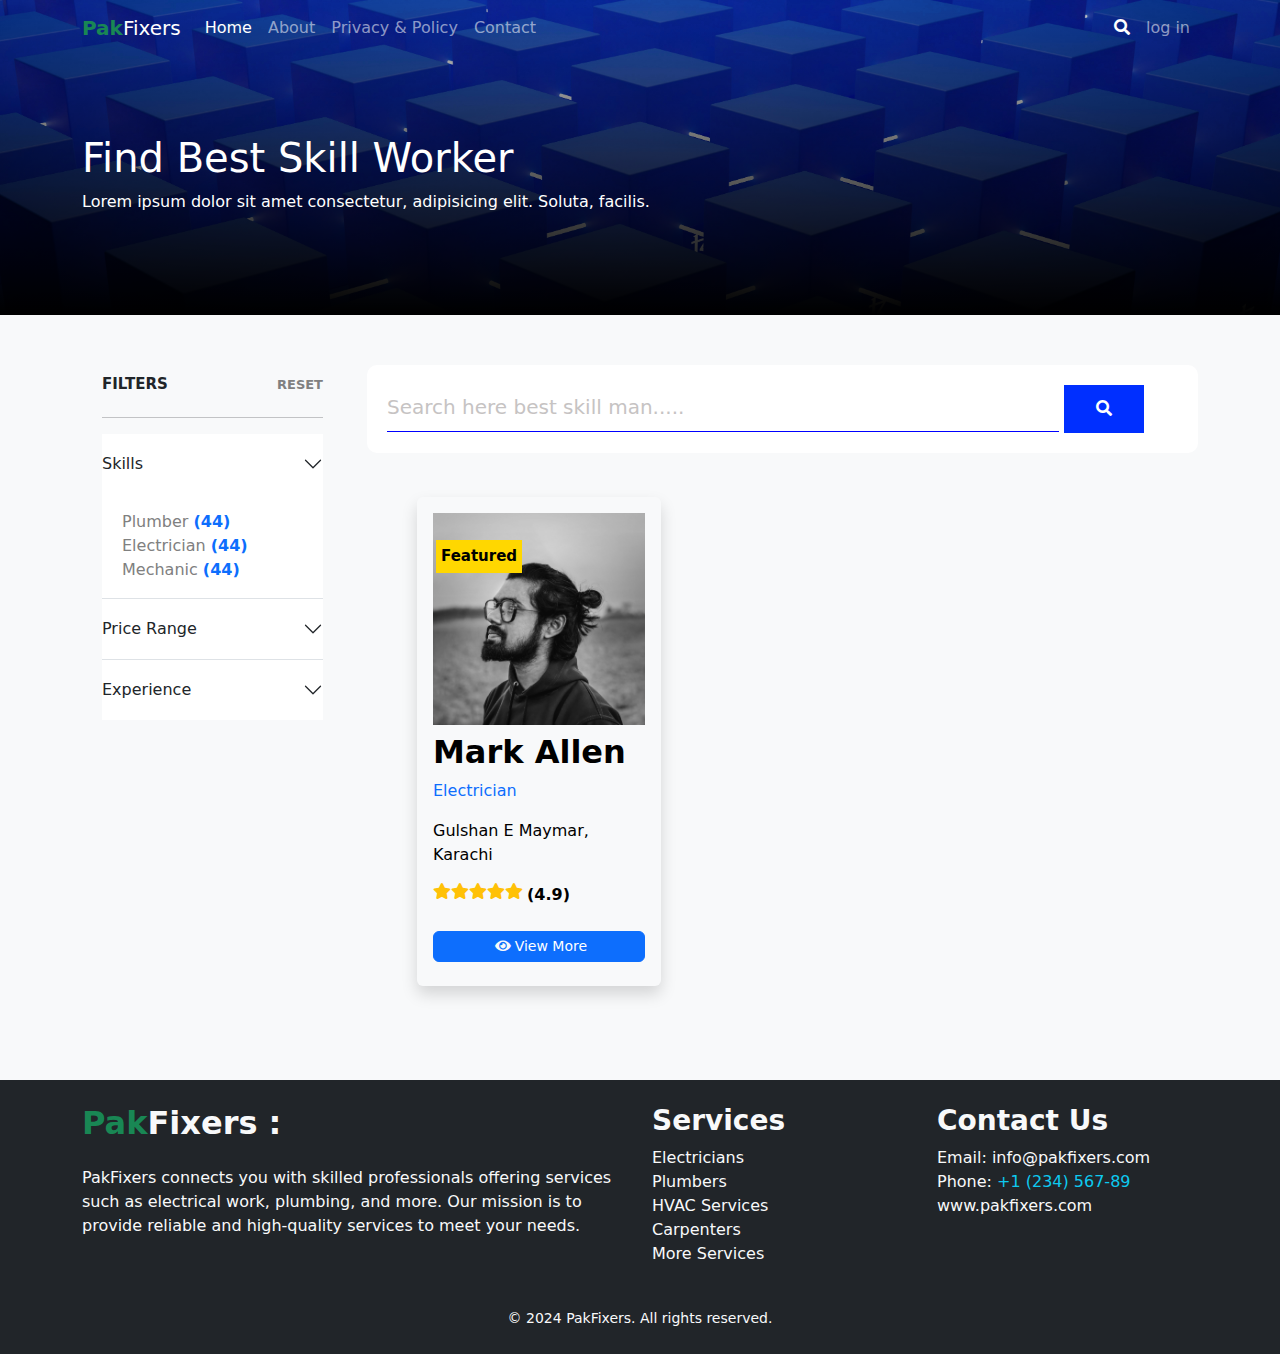
<file: index.html>
<!DOCTYPE html>
<html lang="en">

<head>
    <meta charset="UTF-8">
    <meta name="viewport" content="width=device-width, initial-scale=1.0">
    <title>PakFixers</title>
    <!-- ------------- Bootstrap Css Link ----------------- -->
    <link rel="stylesheet" href="./assets/bootstrap/bootstrap.min.css">
    <!-- ------------------ icon cdn -------------- -->
    <link rel="stylesheet" href="https://cdnjs.cloudflare.com/ajax/libs/font-awesome/5.15.4/css/all.min.css"
        integrity="sha512-1ycn6IcaQQ40/MKBW2W4Rhis/DbILU74C1vSrLJxCq57o941Ym01SwNsOMqvEBFlcgUa6xLiPY/NS5R+E6ztJQ=="
        crossorigin="anonymous" referrerpolicy="no-referrer" />
    <!-- ------------------------ My Css ---------------------- -->
    <link rel="stylesheet" href="./assets/css/style.css">
</head>

<body class="bg-light">
    <!-- =============================== Header Section ============================ -->
    <header class="headerpart">
        <!-- Navbar -->
        <nav class="navbar navbar-expand-lg  navbar-dark">
            <div class="container">
                <a class="navbar-brand" href="#"><span class="text-success fw-bold">Pak</span>Fixers</a>
                <button class="navbar-toggler" type="button" data-bs-toggle="collapse"
                    data-bs-target="#navbarSupportedContent" aria-controls="navbarSupportedContent"
                    aria-expanded="false" aria-label="Toggle navigation">
                    <span class="navbar-toggler-icon"></span>
                </button>
                <div class="collapse navbar-collapse" id="navbarSupportedContent">
                    <ul class="navbar-nav me-auto mb-2 mb-lg-0">
                        <li class="nav-item">
                            <a class="nav-link active" aria-current="page" href="./index.html">Home</a>
                        </li>
                        <li class="nav-item">
                            <a class="nav-link" href="./about.html">About</a>
                        </li>
                        <li class="nav-item">
                            <a class="nav-link" href="./privacy&policy.html">Privacy & Policy</a>
                        </li>
                        <li class="nav-item">
                            <a class="nav-link" href="./contact.html">Contact</a>
                        </li>

                    </ul>

                    <ul class="navbar-nav ms-auto mb-2 mb-lg-0">
                        <li class="nav-item">
                            <a class="nav-link active" aria-current="page" href="#"><i class="fas fa-search"></i></a>
                        </li>
                        <li class="nav-item">
                            <a class="nav-link" href="./admin/index.php">log in</a>
                        </li>

                    </ul>

                </div>
            </div>
        </nav>
        <!-- Navbar -->
        <!-- --- content -- -->
        <div class="head-content">
            <div class="container ">
                <h1 class="text-white">Find Best Skill Worker</h1>
                <p class="text-white">Lorem ipsum dolor sit amet consectetur, adipisicing elit. Soluta, facilis.</p>
            </div>
        </div>
        <!-- --- content -- -->
    </header>
    <!-- =============================== Header Section ============================ -->

    
   <!-- ================================== Skill Card Section ========================= -->
<section class="skillcardsection">
    <div class="container">
        <div class="row">
            <div class="col-12 col-md-3">
                <div class="filter_box">
                    <!-- ----- work ---- -->
                    <div class="filter_head">
                        <h5>FILTERS</h5>
                        <span>RESET</span>
                    </div>
                    <hr>
                    <!-- --accordian-- -->
                    <div class="accordion accordion-flush" id="accordionFlushExample">
                        <div class="accordion-item">
                            <h2 class="accordion-header">
                                <button class="accordion-button collapsed" type="button" data-bs-toggle="collapse" data-bs-target="#flush-collapseOne" aria-expanded="false" aria-controls="flush-collapseOne">
                                    Skills
                                </button>
                            </h2>
                            <div id="flush-collapseOne" class="accordion-collapse collapse show" data-bs-parent="#accordionFlushExample">
                                <div class="accordion-body skilllist">
                                    <a href="">Plumber <b><span class="text-primary">(44)</span></b></a>
                                    <a href="">Electrician <b><span class="text-primary">(44)</span></b></a>
                                    <a href="">Mechanic <b><span class="text-primary">(44)</span></b></a>
                                </div>
                            </div>
                        </div>
                        <div class="accordion-item">
                            <h2 class="accordion-header">
                                <button class="accordion-button collapsed" type="button" data-bs-toggle="collapse" data-bs-target="#flush-collapseTwo" aria-expanded="false" aria-controls="flush-collapseTwo">
                                    Price Range
                                </button>
                            </h2>
                            <div id="flush-collapseTwo" class="accordion-collapse collapse" data-bs-parent="#accordionFlushExample">
                                <div class="accordion-body pricelist">
                                    <a href="">Lower To Higher</a>
                                    <a href="">Higher To Lower</a>
                                    <div class="mmbar my-3">
                                        <div class="row bg-light p-3 g-1">
                                            <span class="mb-2 text-secondary">Search By Price</span>
                                            <div class="col-4">
                                                <input type="text" class="pricebarinput" placeholder="Min">
                                            </div>
                                            <div class="col-4">
                                                <input type="text" class="pricebarinput" placeholder="Max">
                                            </div>
                                            <div class="col-4">
                                                <button class="pricebtn"><i class="fas fa-search-dollar"></i></button>
                                            </div>
                                        </div>
                                    </div>
                                </div>
                            </div>
                        </div>
                        <div class="accordion-item">
                            <h2 class="accordion-header">
                                <button class="accordion-button collapsed" type="button" data-bs-toggle="collapse" data-bs-target="#flush-collapseThree" aria-expanded="false" aria-controls="flush-collapseThree">
                                    Experience
                                </button>
                            </h2>
                            <div id="flush-collapseThree" class="accordion-collapse collapse" data-bs-parent="#accordionFlushExample">
                                <div class="accordion-body">
                                    <div class="exp-box">
                                        <div class="form-check">
                                            <input class="form-check-input" type="checkbox" value="" id="flexCheckDefault1">
                                            <label class="form-check-label" for="flexCheckDefault1">6 Months</label>
                                        </div>
                                        <div class="form-check">
                                            <input class="form-check-input" type="checkbox" value="" id="flexCheckDefault2">
                                            <label class="form-check-label" for="flexCheckDefault2">1 Year</label>
                                        </div>
                                        <div class="form-check">
                                            <input class="form-check-input" type="checkbox" value="" id="flexCheckDefault3">
                                            <label class="form-check-label" for="flexCheckDefault3">2 Years</label>
                                        </div>
                                        <div class="form-check">
                                            <input class="form-check-input" type="checkbox" value="" id="flexCheckDefault4">
                                            <label class="form-check-label" for="flexCheckDefault4">5 Years</label>
                                        </div>
                                    </div>
                                </div>
                            </div>
                        </div>
                    </div>
                    <!-- --accordian-- -->
                </div>
            </div>
            <div class="col-12 col-md-9">
                <!-- ----------- search bar ----------- -->
                <div class="searchbarbox">
                    <input type="text" placeholder="Search here best skill man.....">
                    <button><i class="fas fa-search"></i></button>
                </div>
                <!-- ----------- search bar ----------- -->
                <!-- ----------- Card ----------- -->
                <div class="skillcard1 g-1">
                    <div class="row mx-2 my-2 d-flex justify-content-between">
                        <!-- card -->
                         <a href="detailedcard.html">
                             
                             <div class="col-6 col-sm-4  col-xs-6">
                                 <div class="skillcard rounded bg-transparent shadow my-3 p-3">
                                     <div class="toprated"><span>Featured</span></div>
                                     <img src="./assets/images/pexels-sa-foysal-1893409-6409119.jpg" width="100%" alt="">
                                     <h2 class="fw-bold my-2">Mark Allen</h2>
                                     <p class="text-primary">Electrician</p>
                                     <p class="m--1">Gulshan E Maymar, Karachi</p>
                                     <div class="star d-flex g-3">
                                         <i class="fas fa-star text-warning"></i>
                                         <i class="fas fa-star text-warning"></i>
                                         <i class="fas fa-star text-warning"></i>
                                         <i class="fas fa-star text-warning"></i>
                                         <i class="fas fa-star text-warning"></i>
                                         <p class="fw-bold mx-1">(4.9)</p>
                                     </div>
                                     <button class="btn btn-primary col-12 my-2 rounded btn-sm"><span><i class="fas fa-eye text-light mx-1"></i></span>View More</button>
                                 </div>
                             </div>
                         </a>
                       
                    </div>
                </div>
                <!-- ----------- Card ----------- -->
            </div>
        </div>
    </div>

      <!-- footer -->
      <!-- footer -->
      <script src="./assets/bootstrap/bootstrap.bundle.js"></script>
      <script src="./assets/js/script.js"></script>
    </section>
    
    <footer class="bg-dark text-light py-4">
      <div class="container">
          <div class="row">
              <div class="col-md-6">
                <h2 class="fw-bold   "> <span class="text-success" >Pak</span>Fixers :</h5>
                  <p class="mt-4">
                      PakFixers connects you with skilled professionals offering services such as electrical work, plumbing, and more. Our mission is to provide reliable and high-quality services to meet your needs.
                  </p>
              </div>
              <div class="col-md-3">
                  <h3 class="fw-bold">Services</h5>
                  <ul class="list-unstyled">
                      <li><a href="#" class="text-light">Electricians</a></li>
                      <li><a href="#" class="text-light">Plumbers</a></li>
                      <li><a href="#" class="text-light">HVAC Services</a></li>
                      <li><a href="#" class="text-light">Carpenters</a></li>
                      <li><a href="#" class="text-light">More Services</a></li>
                    </ul>
                  </div>
                  <div class="col-md-3">
                  <h3 class="fw-bold">Contact Us</h3>
                  <p>
                      Email: <a href="mailto:info@pakfixers.com" class="text-light">info@pakfixers.com</a><br>
                      Phone: <a href="tel:+123456789" class="text-light"><span class="text-info">+1 (234) 567-89</span></a><br>
                      <a href="https://www.pakfixers.com" class="text-light">www.pakfixers.com</a>
                  </p>
                </div>
          </div>
          <div class="text-center mt-4">
              <small>&copy; 2024 PakFixers. All rights reserved.</small>
          </div>
      </div>
  </footer>
</file>
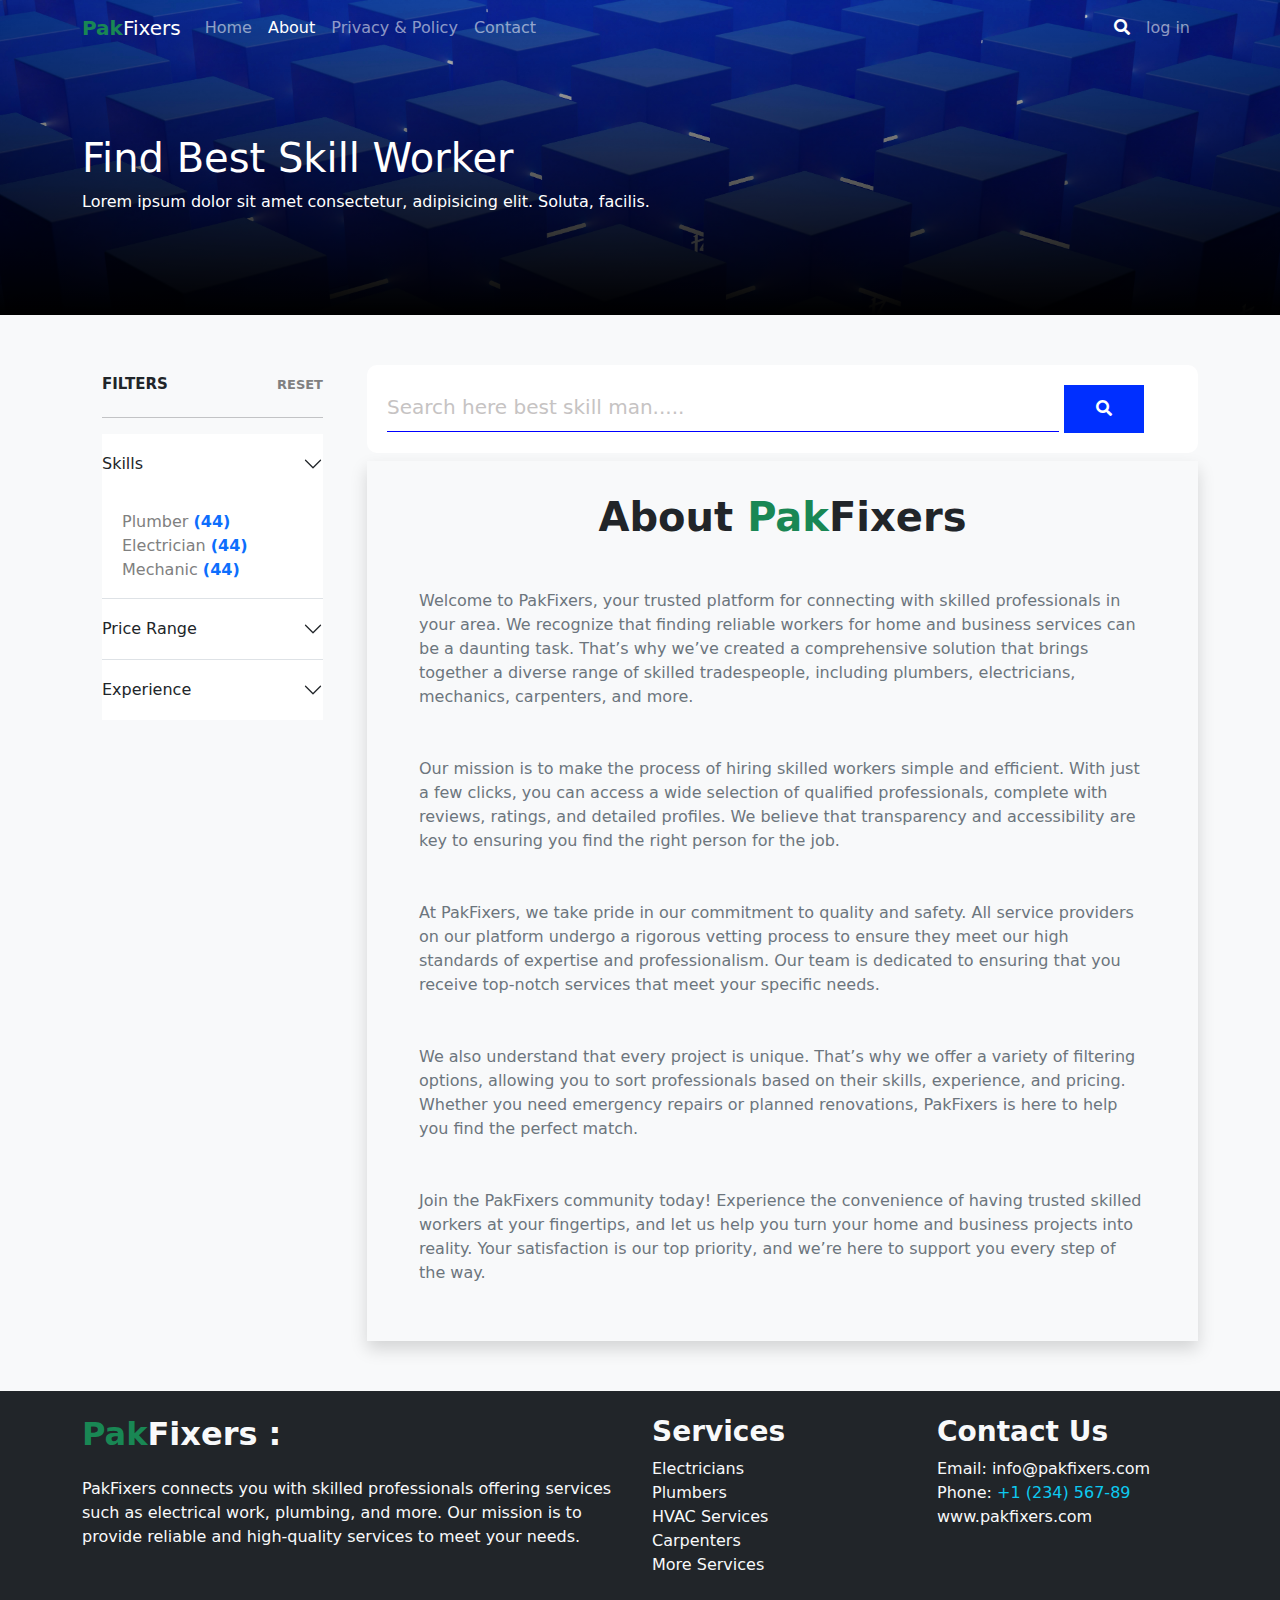
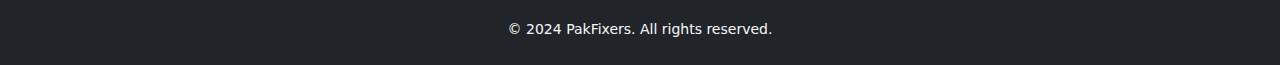
<file: about.html>
<!DOCTYPE html>
<html lang="en">

<head>
    <meta charset="UTF-8">
    <meta name="viewport" content="width=device-width, initial-scale=1.0">
    <title>PakFixers</title>
    <!-- ------------- Bootstrap Css Link ----------------- -->
    <link rel="stylesheet" href="./assets/bootstrap/bootstrap.min.css">
    <!-- ------------------ icon cdn -------------- -->
    <link rel="stylesheet" href="https://cdnjs.cloudflare.com/ajax/libs/font-awesome/5.15.4/css/all.min.css"
        integrity="sha512-1ycn6IcaQQ40/MKBW2W4Rhis/DbILU74C1vSrLJxCq57o941Ym01SwNsOMqvEBFlcgUa6xLiPY/NS5R+E6ztJQ=="
        crossorigin="anonymous" referrerpolicy="no-referrer" />
    <!-- ------------------------ My Css ---------------------- -->
    <link rel="stylesheet" href="./assets/css/style.css">
</head>

<body class="bg-light">
    <!-- =============================== Header Section ============================ -->
    <header class="headerpart">
        <!-- Navbar -->
        <nav class="navbar navbar-expand-lg  navbar-dark">
            <div class="container">
                <a class="navbar-brand" href="#"><span class="text-success fw-bold">Pak</span>Fixers</a>
                <button class="navbar-toggler" type="button" data-bs-toggle="collapse"
                    data-bs-target="#navbarSupportedContent" aria-controls="navbarSupportedContent"
                    aria-expanded="false" aria-label="Toggle navigation">
                    <span class="navbar-toggler-icon"></span>
                </button>
                <div class="collapse navbar-collapse" id="navbarSupportedContent">
                    <ul class="navbar-nav me-auto mb-2 mb-lg-0">
                        <li class="nav-item">
                            <a class="nav-link " aria-current="page" href="./index.html">Home</a>
                        </li>
                        <li class="nav-item">
                            <a class="nav-link active" href="./about.html">About</a>
                        </li>
                        <li class="nav-item">
                            <a class="nav-link" href="./privacy&policy.html">Privacy & Policy</a>
                        </li>
                        <li class="nav-item">
                            <a class="nav-link" href="./contact.html">Contact</a>
                        </li>

                    </ul>

                    <ul class="navbar-nav ms-auto mb-2 mb-lg-0">
                        <li class="nav-item">
                            <a class="nav-link active" aria-current="page" href="#"><i class="fas fa-search"></i></a>
                        </li>
                        <li class="nav-item">
                            <a class="nav-link" href="./admin/index.html">log in</a>
                        </li>

                    </ul>

                </div>
            </div>
        </nav>
        <!-- Navbar -->
        <!-- --- content -- -->
        <div class="head-content">
            <div class="container ">
                <h1 class="text-white">Find Best Skill Worker</h1>
                <p class="text-white">Lorem ipsum dolor sit amet consectetur, adipisicing elit. Soluta, facilis.</p>
            </div>
        </div>
        <!-- --- content -- -->
    </header>
    <!-- =============================== Header Section ============================ -->


    <!-- ================================== Skill Card Section ========================= -->
    <section class="skillcardsection">
        <div class="container">
            <div class="row">
                <div class="col-12 col-md-3">
                    <div class="filter_box">
                        <!-- ----- work ---- -->
                        <div class="filter_head">
                            <h5>FILTERS</h5>
                            <span>RESET</span>
                        </div>
                        <hr>
                        <!-- --accordian-- -->
                        <div class="accordion accordion-flush" id="accordionFlushExample">
                            <div class="accordion-item">
                                <h2 class="accordion-header">
                                    <button class="accordion-button collapsed" type="button" data-bs-toggle="collapse"
                                        data-bs-target="#flush-collapseOne" aria-expanded="false"
                                        aria-controls="flush-collapseOne">
                                        Skills
                                    </button>
                                </h2>
                                <div id="flush-collapseOne" class="accordion-collapse collapse show"
                                    data-bs-parent="#accordionFlushExample">
                                    <div class="accordion-body skilllist">
                                        <a href="">Plumber <b><span class="text-primary">(44)</span></b></a>
                                        <a href="">Electrician <b><span class="text-primary">(44)</span></b></a>
                                        <a href="">Mechanic <b><span class="text-primary">(44)</span></b></a>
                                    </div>
                                </div>
                            </div>
                            <div class="accordion-item">
                                <h2 class="accordion-header">
                                    <button class="accordion-button collapsed" type="button" data-bs-toggle="collapse"
                                        data-bs-target="#flush-collapseTwo" aria-expanded="false"
                                        aria-controls="flush-collapseTwo">
                                        Price Range
                                    </button>
                                </h2>
                                <div id="flush-collapseTwo" class="accordion-collapse collapse"
                                    data-bs-parent="#accordionFlushExample">
                                    <div class="accordion-body pricelist">
                                        <a href="">Lower To Higher</a>
                                        <a href="">Higher To Lower</a>
                                        <div class="mmbar my-3">
                                            <div class="row bg-light p-3 g-1">
                                                <span class="mb-2 text-secondary">Search By Price</span>
                                                <div class="col-4">
                                                    <input type="text" class="pricebarinput" placeholder="Min">
                                                </div>
                                                <div class="col-4">
                                                    <input type="text" class="pricebarinput" placeholder="Max">
                                                </div>
                                                <div class="col-4">
                                                    <button class="pricebtn"><i
                                                            class="fas fa-search-dollar"></i></button>
                                                </div>
                                            </div>
                                        </div>
                                    </div>
                                </div>
                            </div>
                            <div class="accordion-item">
                                <h2 class="accordion-header">
                                    <button class="accordion-button collapsed" type="button" data-bs-toggle="collapse"
                                        data-bs-target="#flush-collapseThree" aria-expanded="false"
                                        aria-controls="flush-collapseThree">
                                        Experience
                                    </button>
                                </h2>
                                <div id="flush-collapseThree" class="accordion-collapse collapse"
                                    data-bs-parent="#accordionFlushExample">
                                    <div class="accordion-body">
                                        <div class="exp-box">
                                            <div class="form-check">
                                                <input class="form-check-input" type="checkbox" value=""
                                                    id="flexCheckDefault1">
                                                <label class="form-check-label" for="flexCheckDefault1">6 Months</label>
                                            </div>
                                            <div class="form-check">
                                                <input class="form-check-input" type="checkbox" value=""
                                                    id="flexCheckDefault2">
                                                <label class="form-check-label" for="flexCheckDefault2">1 Year</label>
                                            </div>
                                            <div class="form-check">
                                                <input class="form-check-input" type="checkbox" value=""
                                                    id="flexCheckDefault3">
                                                <label class="form-check-label" for="flexCheckDefault3">2 Years</label>
                                            </div>
                                            <div class="form-check">
                                                <input class="form-check-input" type="checkbox" value=""
                                                    id="flexCheckDefault4">
                                                <label class="form-check-label" for="flexCheckDefault4">5 Years</label>
                                            </div>
                                        </div>
                                    </div>
                                </div>
                            </div>
                        </div>
                        <!-- --accordian-- -->
                    </div>
                </div>
                <div class="col-12 col-md-9">
                    <!-- ----------- search bar ----------- -->
                    <div class="searchbarbox">
                        <input type="text" placeholder="Search here best skill man.....">
                        <button><i class="fas fa-search"></i></button>
                    </div>
                    <!-- ----------- search bar ----------- -->
                    <!-- =============================== About Us Section ============================ -->
                    <section class="aboutussection shadow p-4 mt-2">
                        <div class="container ">
                            <h1 class="text-center fw-bold py-2 ">About <span class="text-success">Pak</span>Fixers</h2>
                            <p class="mt-4 p-3 text-justify text-secondary ">
                                Welcome to PakFixers, your trusted platform for connecting with skilled professionals in
                                your area. We recognize that finding reliable workers for home and business services can
                                be a daunting task. That’s why we’ve created a comprehensive solution that brings
                                together a diverse range of skilled tradespeople, including plumbers, electricians,
                                mechanics, carpenters, and more.
                            </p>
                            <p class="text-justify p-3 text-secondary">
                                Our mission is to make the process of hiring skilled workers simple and efficient. With
                                just a few clicks, you can access a wide selection of qualified professionals, complete
                                with reviews, ratings, and detailed profiles. We believe that transparency and
                                accessibility are key to ensuring you find the right person for the job.
                            </p>
                            <p class="text-justify p-3 text-secondary">
                                At PakFixers, we take pride in our commitment to quality and safety. All service
                                providers on our platform undergo a rigorous vetting process to ensure they meet our
                                high standards of expertise and professionalism. Our team is dedicated to ensuring that
                                you receive top-notch services that meet your specific needs.
                            </p>
                            <p class="text-justify p-3 text-secondary">
                                We also understand that every project is unique. That’s why we offer a variety of
                                filtering options, allowing you to sort professionals based on their skills, experience,
                                and pricing. Whether you need emergency repairs or planned renovations, PakFixers is
                                here to help you find the perfect match.
                            </p>
                            <p class="text-justify p-3 text-secondary">
                                Join the PakFixers community today! Experience the convenience of having trusted skilled
                                workers at your fingertips, and let us help you turn your home and business projects
                                into reality. Your satisfaction is our top priority, and we’re here to support you every
                                step of the way.
                            </p>
                        </div>
                    </section>
                    <!-- =============================== About Us Section ============================ -->


                </div>
            </div>
        </div>

        <!-- footer -->
        <!-- footer -->
        <script src="./assets/bootstrap/bootstrap.bundle.js"></script>
        <script src="./assets/js/script.js"></script>
    </section>

    <footer class="bg-dark text-light py-4">
        <div class="container">
            <div class="row">
                <div class="col-md-6">
                    <h2 class="fw-bold   "> <span class="text-success">Pak</span>Fixers :</h5>
                        <p class="mt-4">
                            PakFixers connects you with skilled professionals offering services such as electrical work,
                            plumbing, and more. Our mission is to provide reliable and high-quality services to meet
                            your needs.
                        </p>
                </div>
                <div class="col-md-3">
                    <h3 class="fw-bold">Services</h5>
                        <ul class="list-unstyled">
                            <li><a href="#" class="text-light">Electricians</a></li>
                            <li><a href="#" class="text-light">Plumbers</a></li>
                            <li><a href="#" class="text-light">HVAC Services</a></li>
                            <li><a href="#" class="text-light">Carpenters</a></li>
                            <li><a href="#" class="text-light">More Services</a></li>
                        </ul>
                </div>
                <div class="col-md-3">
                    <h3 class="fw-bold">Contact Us</h3>
                    <p>
                        Email: <a href="mailto:info@pakfixers.com" class="text-light">info@pakfixers.com</a><br>
                        Phone: <a href="tel:+123456789" class="text-light"><span class="text-info">+1 (234)
                                567-89</span></a><br>
                        <a href="https://www.pakfixers.com" class="text-light">www.pakfixers.com</a>
                    </p>
                </div>
            </div>
            <div class="text-center mt-4">
                <small>&copy; 2024 PakFixers. All rights reserved.</small>
            </div>
        </div>
    </footer>
</file>
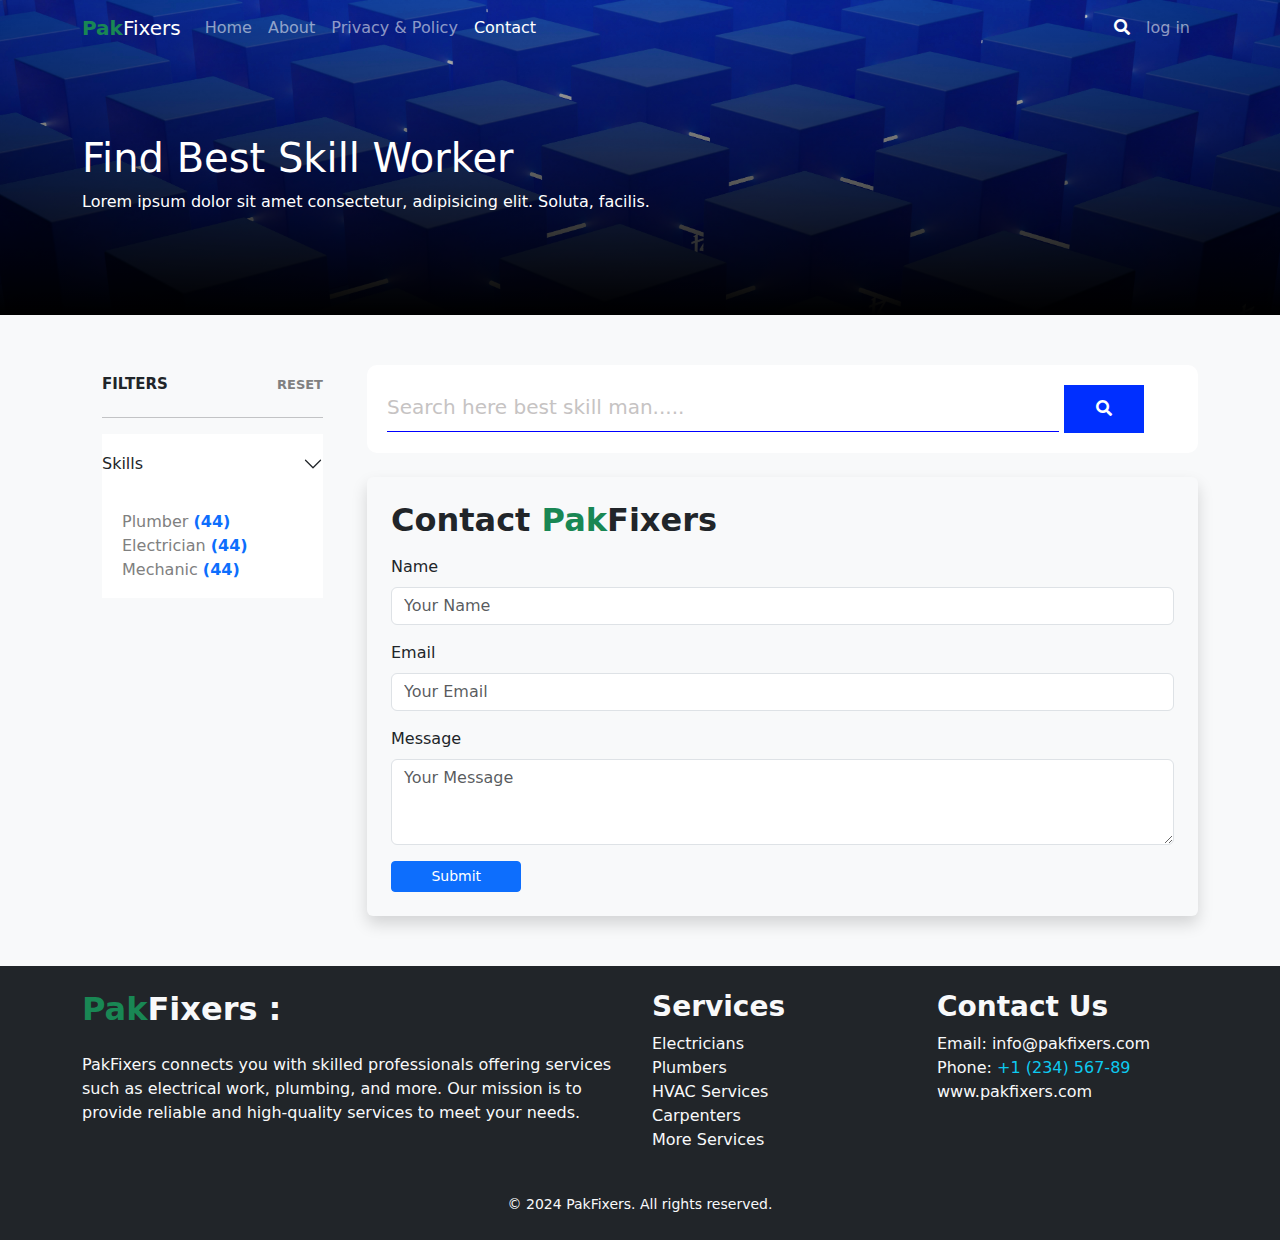
<file: contact.html>
<!DOCTYPE html>
<html lang="en">

<head>
    <meta charset="UTF-8">
    <meta name="viewport" content="width=device-width, initial-scale=1.0">
    <title>PakFixers</title>
    <!-- ------------- Bootstrap Css Link ----------------- -->
    <link rel="stylesheet" href="./assets/bootstrap/bootstrap.min.css">
    <!-- ------------------ icon cdn -------------- -->
    <link rel="stylesheet" href="https://cdnjs.cloudflare.com/ajax/libs/font-awesome/5.15.4/css/all.min.css"
        integrity="sha512-1ycn6IcaQQ40/MKBW2W4Rhis/DbILU74C1vSrLJxCq57o941Ym01SwNsOMqvEBFlcgUa6xLiPY/NS5R+E6ztJQ=="
        crossorigin="anonymous" referrerpolicy="no-referrer" />
    <!-- ------------------------ My Css ---------------------- -->
    <link rel="stylesheet" href="./assets/css/style.css">
</head>

<body class="bg-light">
    <!-- =============================== Header Section ============================ -->
    <header class="headerpart">
        <!-- Navbar -->
        <nav class="navbar navbar-expand-lg  navbar-dark">
            <div class="container">
                <a class="navbar-brand" href="#"><span class="text-success fw-bold">Pak</span>Fixers</a>
                <button class="navbar-toggler" type="button" data-bs-toggle="collapse"
                    data-bs-target="#navbarSupportedContent" aria-controls="navbarSupportedContent"
                    aria-expanded="false" aria-label="Toggle navigation">
                    <span class="navbar-toggler-icon"></span>
                </button>
                <div class="collapse navbar-collapse" id="navbarSupportedContent">
                    <ul class="navbar-nav me-auto mb-2 mb-lg-0">
                        <li class="nav-item">
                            <a class="nav-link " aria-current="page" href="./index.html">Home</a>
                        </li>
                        <li class="nav-item">
                            <a class="nav-link" href="./about.html">About</a>
                        </li>
                        <li class="nav-item">
                            <a class="nav-link" href="./privacy&policy.html">Privacy & Policy</a>
                        </li>
                        <li class="nav-item">
                            <a class="nav-link active" href="./contact.html">Contact</a>
                        </li>

                    </ul>

                    <ul class="navbar-nav ms-auto mb-2 mb-lg-0">
                        <li class="nav-item">
                            <a class="nav-link active" aria-current="page" href="#"><i class="fas fa-search"></i></a>
                        </li>
                        <li class="nav-item">
                            <a class="nav-link" href="./admin/index.html">log in</a>
                        </li>

                    </ul>

                </div>
            </div>
        </nav>
        <!-- Navbar -->
        <!-- --- content -- -->
        <div class="head-content">
            <div class="container ">
                <h1 class="text-white">Find Best Skill Worker</h1>
                <p class="text-white">Lorem ipsum dolor sit amet consectetur, adipisicing elit. Soluta, facilis.</p>
            </div>
        </div>
        <!-- --- content -- -->
    </header>
    <!-- =============================== Header Section ============================ -->


    <!-- ================================== Skill Card Section ========================= -->
    <!-- ================================== Skill Card Section ========================= -->
    <section class="skillcardsection">
        <div class="container">
            <div class="row">
                <div class="col-12 col-md-3">
                    <div class="filter_box">
                        <!-- ----- work ---- -->
                        <div class="filter_head">
                            <h5>FILTERS</h5>
                            <span>RESET</span>
                        </div>
                        <hr>
                        <!-- --accordion-- -->
                        <div class="accordion accordion-flush" id="accordionFlushExample">
                            <div class="accordion-item">
                                <h2 class="accordion-header">
                                    <button class="accordion-button collapsed" type="button" data-bs-toggle="collapse"
                                        data-bs-target="#flush-collapseOne" aria-expanded="false"
                                        aria-controls="flush-collapseOne">
                                        Skills
                                    </button>
                                </h2>
                                <div id="flush-collapseOne" class="accordion-collapse collapse show"
                                    data-bs-parent="#accordionFlushExample">
                                    <div class="accordion-body skilllist">
                                        <a href="">Plumber <b><span class="text-primary">(44)</span></b></a>
                                        <a href="">Electrician <b><span class="text-primary">(44)</span></b></a>
                                        <a href="">Mechanic <b><span class="text-primary">(44)</span></b></a>
                                    </div>
                                </div>
                            </div>
                            <!-- Additional accordion items omitted for brevity -->
                        </div>
                    </div>
                </div>
                <div class="col-12 col-md-9">
                    <!-- ----------- search bar ----------- -->
                    <div class="searchbarbox mb-4">
                        <input type="text" placeholder="Search here best skill man.....">
                        <button><i class="fas fa-search"></i></button>
                    </div>
                    <!-- ----------- contact form ----------- -->
                    <div class="contact-form bg-light p-4 rounded shadow">
                        <h2 class="mb-3 fw-bold">Contact <span class="text-success">Pak</span>Fixers</h4>
                        <form>
                            <div class="mb-3 ">
                                <label for="name" class="form-label">Name</label>
                                <input type="text" class="form-control bg-white" id="name" placeholder="Your Name" required>
                            </div>
                            <div class="mb-3">
                                <label for="email" class="form-label">Email</label>
                                <input type="email" class="form-control bg-white"  id="email" placeholder="Your Email" required>
                            </div>
                            <div class="mb-3">
                                <label for="message" class="form-label">Message</label>
                                <textarea class="form-control" id="message" rows="3" placeholder="Your Message"
                                    required></textarea>
                            </div>
                            <button type="submit" class="btn btn-primary btn-sm col-2 ">Submit </button>
                        </form>
                    </div>
                    <!-- ----------- contact form ----------- -->
                   
                </div>
            </div>
        </div>
    </section>
    <!-- ================================== Skill Card Section ========================= -->


    <footer class="bg-dark text-light py-4">
        <div class="container">
            <div class="row">
                <div class="col-md-6">
                    <h2 class="fw-bold   "> <span class="text-success">Pak</span>Fixers :</h5>
                        <p class="mt-4">
                            PakFixers connects you with skilled professionals offering services such as electrical work,
                            plumbing, and more. Our mission is to provide reliable and high-quality services to meet
                            your needs.
                        </p>
                </div>
                <div class="col-md-3">
                    <h3 class="fw-bold">Services</h5>
                        <ul class="list-unstyled">
                            <li><a href="#" class="text-light">Electricians</a></li>
                            <li><a href="#" class="text-light">Plumbers</a></li>
                            <li><a href="#" class="text-light">HVAC Services</a></li>
                            <li><a href="#" class="text-light">Carpenters</a></li>
                            <li><a href="#" class="text-light">More Services</a></li>
                        </ul>
                </div>
                <div class="col-md-3">
                    <h3 class="fw-bold">Contact Us</h3>
                    <p>
                        Email: <a href="mailto:info@pakfixers.com" class="text-light">info@pakfixers.com</a><br>
                        Phone: <a href="tel:+123456789" class="text-light"><span class="text-info">+1 (234)
                                567-89</span></a><br>
                        <a href="https://www.pakfixers.com" class="text-light">www.pakfixers.com</a>
                    </p>
                </div>
            </div>
            <div class="text-center mt-4">
                <small>&copy; 2024 PakFixers. All rights reserved.</small>
            </div>
        </div>
    </footer>
</file>
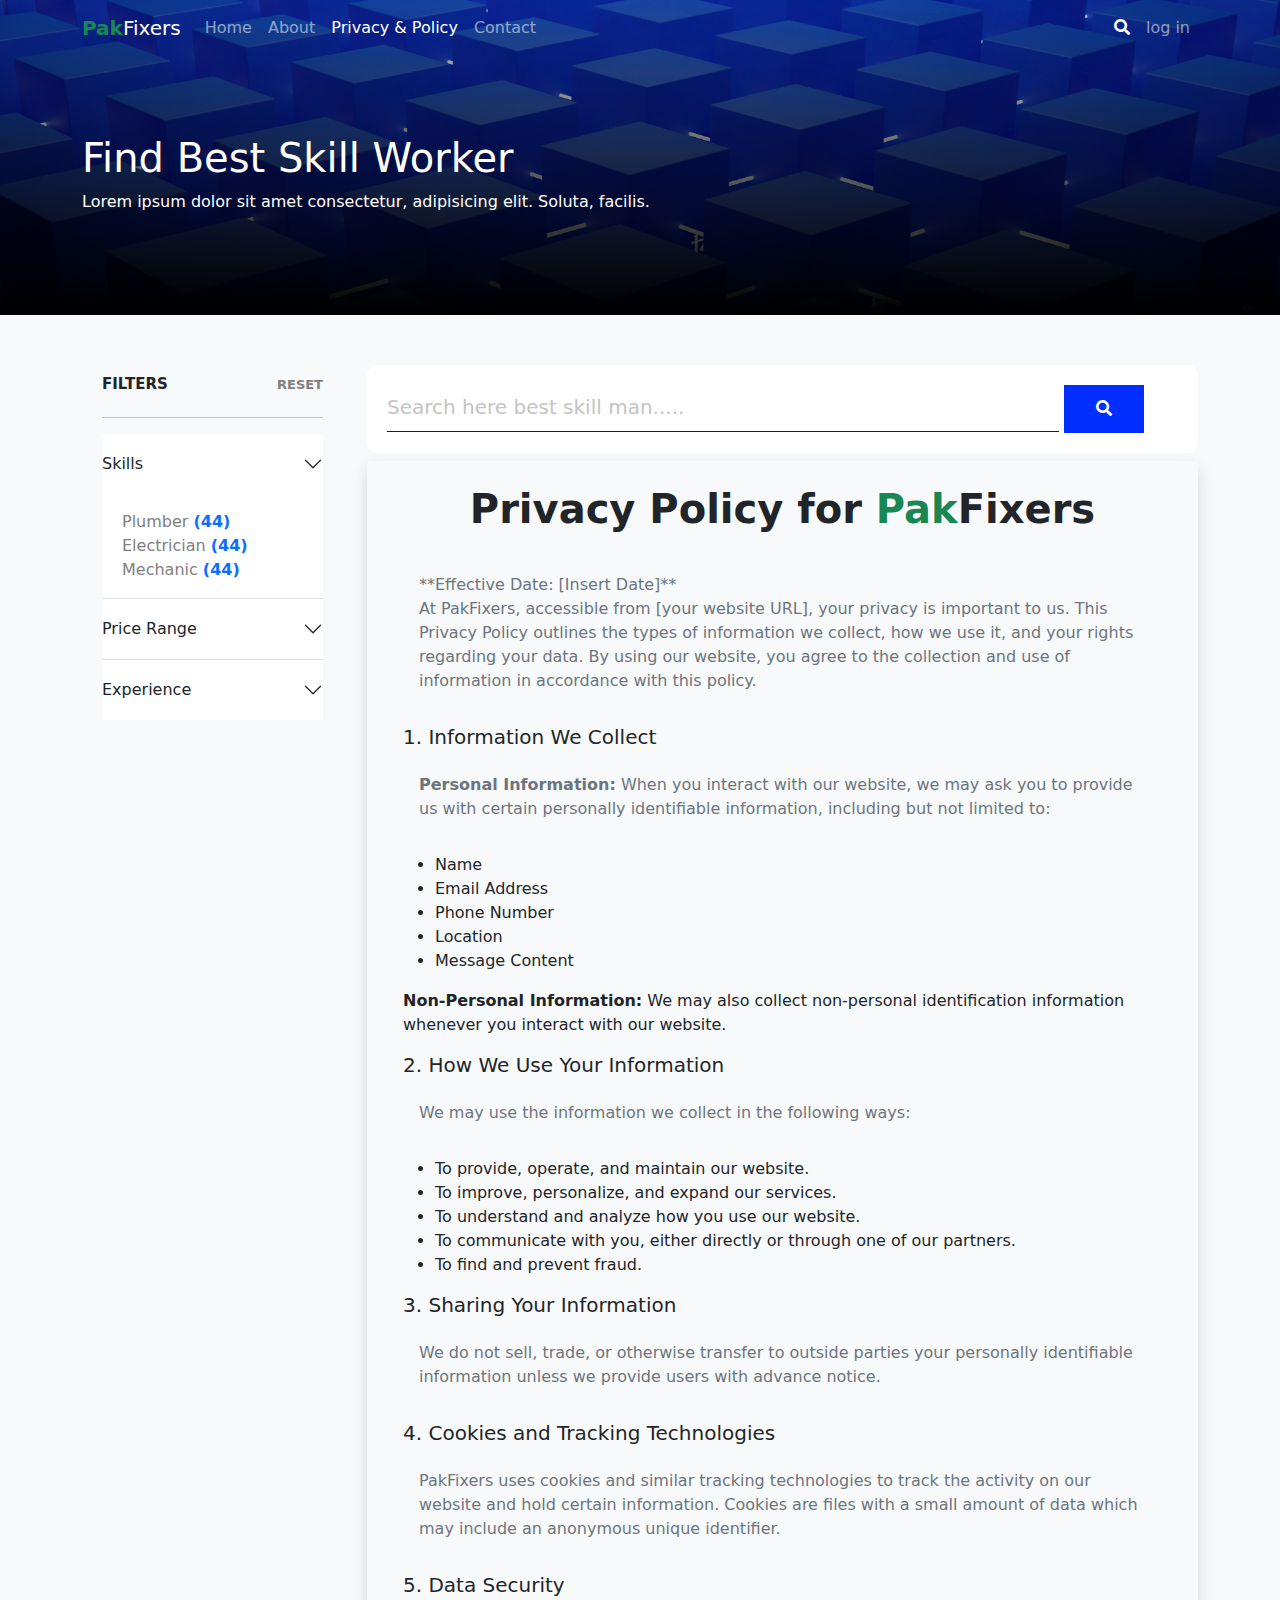
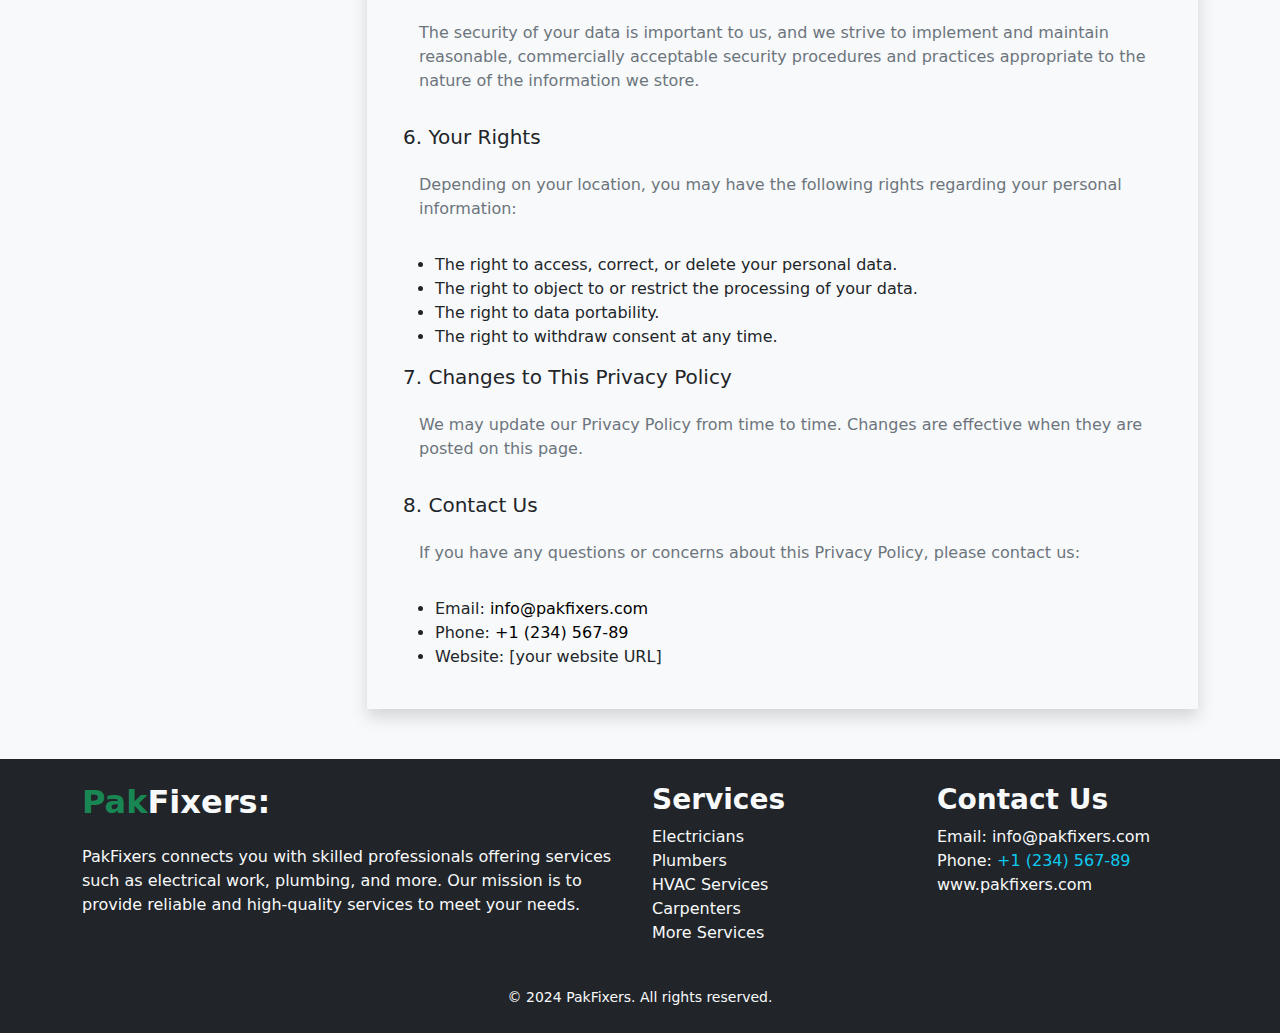
<file: privacy&policy.html>
<!DOCTYPE html>
<html lang="en">

<head>
    <meta charset="UTF-8">
    <meta name="viewport" content="width=device-width, initial-scale=1.0">
    <title>PakFixers</title>
    <!-- ------------- Bootstrap Css Link ----------------- -->
    <link rel="stylesheet" href="./assets/bootstrap/bootstrap.min.css">
    <!-- ------------------ icon cdn -------------- -->
    <link rel="stylesheet" href="https://cdnjs.cloudflare.com/ajax/libs/font-awesome/5.15.4/css/all.min.css"
        integrity="sha512-1ycn6IcaQQ40/MKBW2W4Rhis/DbILU74C1vSrLJxCq57o941Ym01SwNsOMqvEBFlcgUa6xLiPY/NS5R+E6ztJQ=="
        crossorigin="anonymous" referrerpolicy="no-referrer" />
    <!-- ------------------------ My Css ---------------------- -->
    <link rel="stylesheet" href="./assets/css/style.css">
</head>

<body class="bg-light">
    <!-- =============================== Header Section ============================ -->
    <header class="headerpart">
        <nav class="navbar navbar-expand-lg navbar-dark">
            <div class="container">
                <a class="navbar-brand" href="#"><span class="text-success fw-bold">Pak</span>Fixers</a>
                <button class="navbar-toggler" type="button" data-bs-toggle="collapse"
                    data-bs-target="#navbarSupportedContent" aria-controls="navbarSupportedContent"
                    aria-expanded="false" aria-label="Toggle navigation">
                    <span class="navbar-toggler-icon"></span>
                </button>
                <div class="collapse navbar-collapse" id="navbarSupportedContent">
                    <ul class="navbar-nav me-auto mb-2 mb-lg-0">
                        <li class="nav-item">
                            <a class="nav-link" aria-current="page" href="./index.html">Home</a>
                        </li>
                        <li class="nav-item">
                            <a class="nav-link " href="./about.html">About</a>
                        </li>
                        <li class="nav-item">
                            <a class="nav-link active" href="./privacy&policy.html">Privacy & Policy</a>
                        </li>
                        <li class="nav-item">
                            <a class="nav-link" href="./contact.html">Contact</a>
                        </li>
                    </ul>
                    <ul class="navbar-nav ms-auto mb-2 mb-lg-0">
                        <li class="nav-item">
                            <a class="nav-link active" aria-current="page" href="#"><i class="fas fa-search"></i></a>
                        </li>
                        <li class="nav-item">
                            <a class="nav-link" href="./admin/index.html">log in</a>
                        </li>
                    </ul>
                </div>
            </div>
        </nav>
        <div class="head-content">
            <div class="container">
                <h1 class="text-white">Find Best Skill Worker</h1>
                <p class="text-white">Lorem ipsum dolor sit amet consectetur, adipisicing elit. Soluta, facilis.</p>
            </div>
        </div>
    </header>
    <!-- =============================== Header Section ============================ -->

    <!-- ================================== Skill Card Section ========================= -->
    <section class="skillcardsection">
        <div class="container">
            <div class="row">
                <div class="col-12 col-md-3">
                    <div class="filter_box">
                        <div class="filter_head">
                            <h5>FILTERS</h5>
                            <span>RESET</span>
                        </div>
                        <hr>
                        <div class="accordion accordion-flush" id="accordionFlushExample">
                            <div class="accordion-item">
                                <h2 class="accordion-header">
                                    <button class="accordion-button collapsed" type="button" data-bs-toggle="collapse"
                                        data-bs-target="#flush-collapseOne" aria-expanded="false"
                                        aria-controls="flush-collapseOne">
                                        Skills
                                    </button>
                                </h2>
                                <div id="flush-collapseOne" class="accordion-collapse collapse show"
                                    data-bs-parent="#accordionFlushExample">
                                    <div class="accordion-body skilllist">
                                        <a href="">Plumber <b><span class="text-primary">(44)</span></b></a>
                                        <a href="">Electrician <b><span class="text-primary">(44)</span></b></a>
                                        <a href="">Mechanic <b><span class="text-primary">(44)</span></b></a>
                                    </div>
                                </div>
                            </div>
                            <div class="accordion-item">
                                <h2 class="accordion-header">
                                    <button class="accordion-button collapsed" type="button" data-bs-toggle="collapse"
                                        data-bs-target="#flush-collapseTwo" aria-expanded="false"
                                        aria-controls="flush-collapseTwo">
                                        Price Range
                                    </button>
                                </h2>
                                <div id="flush-collapseTwo" class="accordion-collapse collapse"
                                    data-bs-parent="#accordionFlushExample">
                                    <div class="accordion-body pricelist">
                                        <a href="">Lower To Higher</a>
                                        <a href="">Higher To Lower</a>
                                        <div class="mmbar my-3">
                                            <div class="row bg-light p-3 g-1">
                                                <span class="mb-2 text-secondary">Search By Price</span>
                                                <div class="col-4">
                                                    <input type="text" class="pricebarinput" placeholder="Min">
                                                </div>
                                                <div class="col-4">
                                                    <input type="text" class="pricebarinput" placeholder="Max">
                                                </div>
                                                <div class="col-4">
                                                    <button class="pricebtn"><i
                                                            class="fas fa-search-dollar"></i></button>
                                                </div>
                                            </div>
                                        </div>
                                    </div>
                                </div>
                            </div>
                            <div class="accordion-item">
                                <h2 class="accordion-header">
                                    <button class="accordion-button collapsed" type="button" data-bs-toggle="collapse"
                                        data-bs-target="#flush-collapseThree" aria-expanded="false"
                                        aria-controls="flush-collapseThree">
                                        Experience
                                    </button>
                                </h2>
                                <div id="flush-collapseThree" class="accordion-collapse collapse"
                                    data-bs-parent="#accordionFlushExample">
                                    <div class="accordion-body">
                                        <div class="exp-box">
                                            <div class="form-check">
                                                <input class="form-check-input" type="checkbox" value=""
                                                    id="flexCheckDefault1">
                                                <label class="form-check-label" for="flexCheckDefault1">6 Months</label>
                                            </div>
                                            <div class="form-check">
                                                <input class="form-check-input" type="checkbox" value=""
                                                    id="flexCheckDefault2">
                                                <label class="form-check-label" for="flexCheckDefault2">1 Year</label>
                                            </div>
                                            <div class="form-check">
                                                <input class="form-check-input" type="checkbox" value=""
                                                    id="flexCheckDefault3">
                                                <label class="form-check-label" for="flexCheckDefault3">2 Years</label>
                                            </div>
                                            <div class="form-check">
                                                <input class="form-check-input" type="checkbox" value=""
                                                    id="flexCheckDefault4">
                                                <label class="form-check-label" for="flexCheckDefault4">5 Years</label>
                                            </div>
                                        </div>
                                    </div>
                                </div>
                            </div>
                        </div>
                    </div>
                </div>
                <div class="col-12 col-md-9">
                    <div class="searchbarbox">
                        <input type="text" placeholder="Search here best skill man.....">
                        <button><i class="fas fa-search"></i></button>
                    </div>

                    <!-- =============================== Privacy Policy Section ============================ -->
                    <section class="aboutussection shadow p-4 mt-2">
                        <div class="container">
                            <h1 class="text-center fw-bold">Privacy Policy for <span
                                    class="text-success">Pak</span>Fixers</h1>
                            <p class="mt-4 p-3 text-justify text-secondary">
                                **Effective Date: [Insert Date]**<br>
                                At PakFixers, accessible from [your website URL], your privacy is important to us. This
                                Privacy Policy outlines the types of information we collect, how we use it, and your
                                rights regarding your data. By using our website, you agree to the collection and use of
                                information in accordance with this policy.
                            </p>
                            <h5>1. Information We Collect</h5>
                            <p class="p-3 text-justify text-secondary">
                                <strong>Personal Information:</strong> When you interact with our website, we may ask
                                you to provide us with certain personally identifiable information, including but not
                                limited to:
                            <ul>
                                <li>Name</li>
                                <li>Email Address</li>
                                <li>Phone Number</li>
                                <li>Location</li>
                                <li>Message Content</li>
                            </ul>
                            <strong>Non-Personal Information:</strong> We may also collect non-personal identification
                            information whenever you interact with our website.
                            </p>
                            <h5>2. How We Use Your Information</h5>
                            <p class="p-3 text-justify text-secondary">
                                We may use the information we collect in the following ways:
                            <ul>
                                <li>To provide, operate, and maintain our website.</li>
                                <li>To improve, personalize, and expand our services.</li>
                                <li>To understand and analyze how you use our website.</li>
                                <li>To communicate with you, either directly or through one of our partners.</li>
                                <li>To find and prevent fraud.</li>
                            </ul>
                            </p>
                            <h5>3. Sharing Your Information</h5>
                            <p class="p-3 text-justify text-secondary">
                                We do not sell, trade, or otherwise transfer to outside parties your personally
                                identifiable information unless we provide users with advance notice.
                            </p>
                            <h5>4. Cookies and Tracking Technologies</h5>
                            <p class="p-3 text-justify text-secondary">
                                PakFixers uses cookies and similar tracking technologies to track the activity on our
                                website and hold certain information. Cookies are files with a small amount of data
                                which may include an anonymous unique identifier.
                            </p>
                            <h5>5. Data Security</h5>
                            <p class="p-3 text-justify text-secondary">
                                The security of your data is important to us, and we strive to implement and maintain
                                reasonable, commercially acceptable security procedures and practices appropriate to the
                                nature of the information we store.
                            </p>
                            <h5>6. Your Rights</h5>
                            <p class="p-3 text-justify text-secondary">
                                Depending on your location, you may have the following rights regarding your personal
                                information:
                            <ul>
                                <li>The right to access, correct, or delete your personal data.</li>
                                <li>The right to object to or restrict the processing of your data.</li>
                                <li>The right to data portability.</li>
                                <li>The right to withdraw consent at any time.</li>
                            </ul>
                            </p>
                            <h5>7. Changes to This Privacy Policy</h5>
                            <p class="p-3 text-justify text-secondary">
                                We may update our Privacy Policy from time to time. Changes are effective when they are
                                posted on this page.
                            </p>
                            <h5>8. Contact Us</h5>
                            <p class="p-3 text-justify text-secondary">
                                If you have any questions or concerns about this Privacy Policy, please contact us:
                            <ul>
                                <li>Email: <a href="mailto:info@pakfixers.com">info@pakfixers.com</a></li>
                                <li>Phone: <a href="tel:+123456789">+1 (234) 567-89</a></li>
                                <li>Website: [your website URL]</li>
                            </ul>
                            </p>
                        </div>
                    </section>
                    <!-- =============================== Privacy Policy Section ============================ -->


                </div>
            </div>
        </div>

        <!-- footer -->
        <script src="./assets/bootstrap/bootstrap.bundle.js"></script>
        <script src="./assets/js/script.js"></script>
    </section>

    <footer class="bg-dark text-light py-4">
        <div class="container">
            <div class="row">
                <div class="col-md-6">
                    <h2 class="fw-bold"><span class="text-success">Pak</span>Fixers:</h2>
                    <p class="mt-4">
                        PakFixers connects you with skilled professionals offering services such as electrical work,
                        plumbing, and more. Our mission is to provide reliable and high-quality services to meet
                        your needs.
                    </p>
                </div>
                <div class="col-md-3">
                    <h3 class="fw-bold">Services</h3>
                    <ul class="list-unstyled">
                        <li><a href="#" class="text-light">Electricians</a></li>
                        <li><a href="#" class="text-light">Plumbers</a></li>
                        <li><a href="#" class="text-light">HVAC Services</a></li>
                        <li><a href="#" class="text-light">Carpenters</a></li>
                        <li><a href="#" class="text-light">More Services</a></li>
                    </ul>
                </div>
                <div class="col-md-3">
                    <h3 class="fw-bold">Contact Us</h3>
                    <p>
                        Email: <a href="mailto:info@pakfixers.com" class="text-light">info@pakfixers.com</a><br>
                        Phone: <a href="tel:+123456789" class="text-light"><span class="text-info">+1 (234)
                                567-89</span></a><br>
                        <a href="https://www.pakfixers.com" class="text-light">www.pakfixers.com</a>
                    </p>
                </div>
            </div>
            <div class="text-center mt-4">
                <small>&copy; 2024 PakFixers. All rights reserved.</small>
            </div>
        </div>
    </footer>
</body>

</html>
</file>
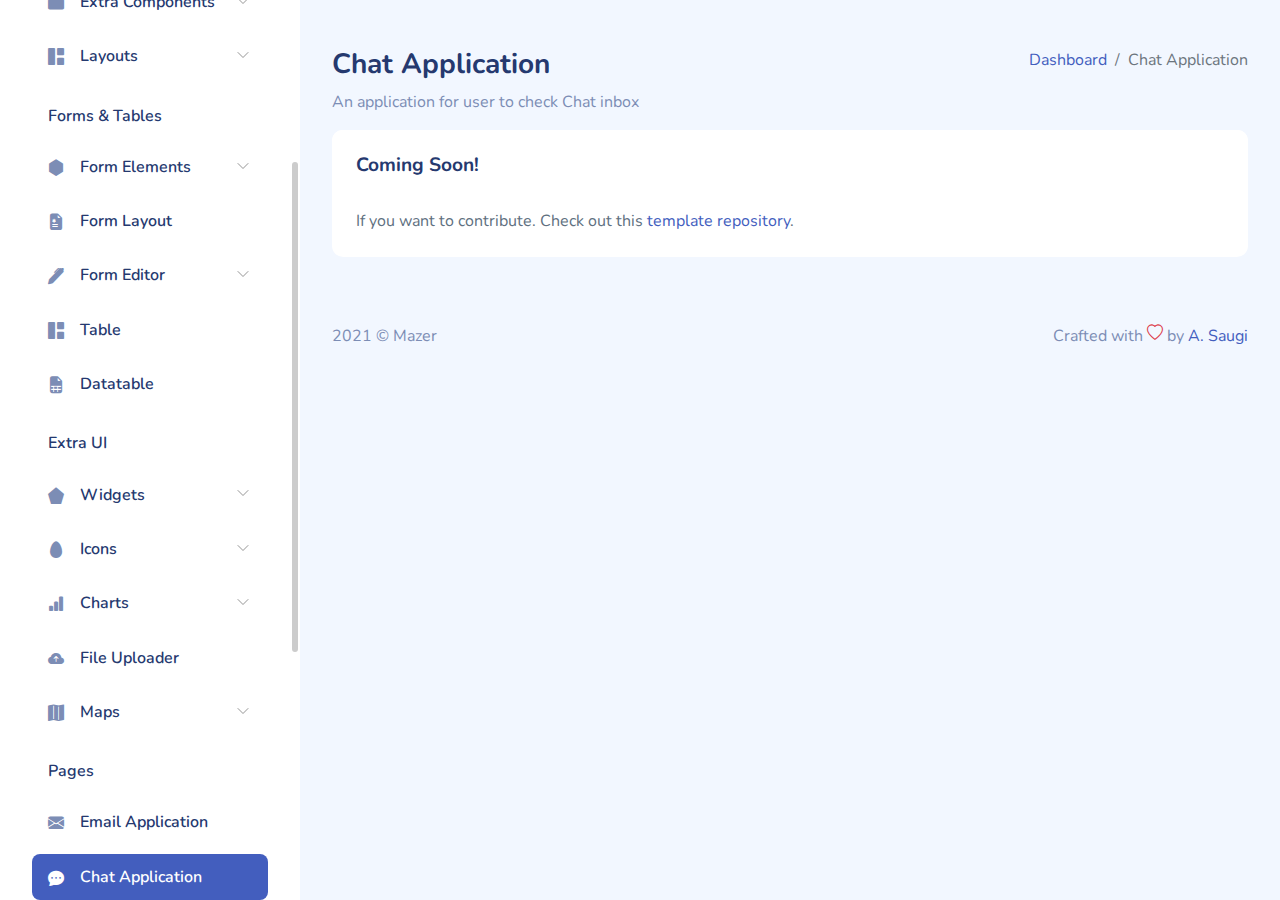
<file: admin/application-chat.html>
<!DOCTYPE html>
<html lang="en">

<head>
    <meta charset="UTF-8">
    <meta name="viewport" content="width=device-width, initial-scale=1.0">
    <title>Chat Application - Mazer Admin Dashboard</title>
    
    <link rel="preconnect" href="https://fonts.gstatic.com">
    <link href="https://fonts.googleapis.com/css2?family=Nunito:wght@300;400;600;700;800&display=swap" rel="stylesheet">
    <link rel="stylesheet" href="assets/css/bootstrap.css">
    
    <link rel="stylesheet" href="assets/vendors/perfect-scrollbar/perfect-scrollbar.css">
    <link rel="stylesheet" href="assets/vendors/bootstrap-icons/bootstrap-icons.css">
    <link rel="stylesheet" href="assets/css/app.css">
    <link rel="shortcut icon" href="assets/images/favicon.svg" type="image/x-icon">
</head>

<body>
    <div id="app">
        <div id="sidebar" class="active">
            <div class="sidebar-wrapper active">
    <div class="sidebar-header">
        <div class="d-flex justify-content-between">
            <div class="logo">
                <a href="index.html"><img src="assets/images/logo/logo.png" alt="Logo" srcset=""></a>
            </div>
            <div class="toggler">
                <a href="#" class="sidebar-hide d-xl-none d-block"><i class="bi bi-x bi-middle"></i></a>
            </div>
        </div>
    </div>
    <div class="sidebar-menu">
        <ul class="menu">
            <li class="sidebar-title">Menu</li>
            
            <li class="sidebar-item  ">
                <a href="index.html" class='sidebar-link'>
                    <i class="bi bi-grid-fill"></i>
                    <span>Dashboard</span>
                </a>
            </li>
            
            <li class="sidebar-item  has-sub">
                <a href="#" class='sidebar-link'>
                    <i class="bi bi-stack"></i>
                    <span>Components</span>
                </a>
                <ul class="submenu ">
                    <li class="submenu-item ">
                        <a href="component-alert.html">Alert</a>
                    </li>
                    <li class="submenu-item ">
                        <a href="component-badge.html">Badge</a>
                    </li>
                    <li class="submenu-item ">
                        <a href="component-breadcrumb.html">Breadcrumb</a>
                    </li>
                    <li class="submenu-item ">
                        <a href="component-button.html">Button</a>
                    </li>
                    <li class="submenu-item ">
                        <a href="component-card.html">Card</a>
                    </li>
                    <li class="submenu-item ">
                        <a href="component-carousel.html">Carousel</a>
                    </li>
                    <li class="submenu-item ">
                        <a href="component-dropdown.html">Dropdown</a>
                    </li>
                    <li class="submenu-item ">
                        <a href="component-list-group.html">List Group</a>
                    </li>
                    <li class="submenu-item ">
                        <a href="component-modal.html">Modal</a>
                    </li>
                    <li class="submenu-item ">
                        <a href="component-navs.html">Navs</a>
                    </li>
                    <li class="submenu-item ">
                        <a href="component-pagination.html">Pagination</a>
                    </li>
                    <li class="submenu-item ">
                        <a href="component-progress.html">Progress</a>
                    </li>
                    <li class="submenu-item ">
                        <a href="component-spinner.html">Spinner</a>
                    </li>
                    <li class="submenu-item ">
                        <a href="component-tooltip.html">Tooltip</a>
                    </li>
                </ul>
            </li>
            
            <li class="sidebar-item  has-sub">
                <a href="#" class='sidebar-link'>
                    <i class="bi bi-collection-fill"></i>
                    <span>Extra Components</span>
                </a>
                <ul class="submenu ">
                    <li class="submenu-item ">
                        <a href="extra-component-avatar.html">Avatar</a>
                    </li>
                    <li class="submenu-item ">
                        <a href="extra-component-sweetalert.html">Sweet Alert</a>
                    </li>
                    <li class="submenu-item ">
                        <a href="extra-component-toastify.html">Toastify</a>
                    </li>
                    <li class="submenu-item ">
                        <a href="extra-component-rating.html">Rating</a>
                    </li>
                    <li class="submenu-item ">
                        <a href="extra-component-divider.html">Divider</a>
                    </li>
                </ul>
            </li>
            
            <li class="sidebar-item  has-sub">
                <a href="#" class='sidebar-link'>
                    <i class="bi bi-grid-1x2-fill"></i>
                    <span>Layouts</span>
                </a>
                <ul class="submenu ">
                    <li class="submenu-item ">
                        <a href="layout-default.html">Default Layout</a>
                    </li>
                    <li class="submenu-item ">
                        <a href="layout-vertical-1-column.html">1 Column</a>
                    </li>
                    <li class="submenu-item ">
                        <a href="layout-vertical-navbar.html">Vertical with Navbar</a>
                    </li>
                    <li class="submenu-item ">
                        <a href="layout-horizontal.html">Horizontal Menu</a>
                    </li>
                </ul>
            </li>
            
            <li class="sidebar-title">Forms &amp; Tables</li>
            
            <li class="sidebar-item  has-sub">
                <a href="#" class='sidebar-link'>
                    <i class="bi bi-hexagon-fill"></i>
                    <span>Form Elements</span>
                </a>
                <ul class="submenu ">
                    <li class="submenu-item ">
                        <a href="form-element-input.html">Input</a>
                    </li>
                    <li class="submenu-item ">
                        <a href="form-element-input-group.html">Input Group</a>
                    </li>
                    <li class="submenu-item ">
                        <a href="form-element-select.html">Select</a>
                    </li>
                    <li class="submenu-item ">
                        <a href="form-element-radio.html">Radio</a>
                    </li>
                    <li class="submenu-item ">
                        <a href="form-element-checkbox.html">Checkbox</a>
                    </li>
                    <li class="submenu-item ">
                        <a href="form-element-textarea.html">Textarea</a>
                    </li>
                </ul>
            </li>
            
            <li class="sidebar-item  ">
                <a href="form-layout.html" class='sidebar-link'>
                    <i class="bi bi-file-earmark-medical-fill"></i>
                    <span>Form Layout</span>
                </a>
            </li>
            
            <li class="sidebar-item  has-sub">
                <a href="#" class='sidebar-link'>
                    <i class="bi bi-pen-fill"></i>
                    <span>Form Editor</span>
                </a>
                <ul class="submenu ">
                    <li class="submenu-item ">
                        <a href="form-editor-quill.html">Quill</a>
                    </li>
                    <li class="submenu-item ">
                        <a href="form-editor-ckeditor.html">CKEditor</a>
                    </li>
                    <li class="submenu-item ">
                        <a href="form-editor-summernote.html">Summernote</a>
                    </li>
                    <li class="submenu-item ">
                        <a href="form-editor-tinymce.html">TinyMCE</a>
                    </li>
                </ul>
            </li>
            
            <li class="sidebar-item  ">
                <a href="table.html" class='sidebar-link'>
                    <i class="bi bi-grid-1x2-fill"></i>
                    <span>Table</span>
                </a>
            </li>
            
            <li class="sidebar-item  ">
                <a href="table-datatable.html" class='sidebar-link'>
                    <i class="bi bi-file-earmark-spreadsheet-fill"></i>
                    <span>Datatable</span>
                </a>
            </li>
            
            <li class="sidebar-title">Extra UI</li>
            
            <li class="sidebar-item  has-sub">
                <a href="#" class='sidebar-link'>
                    <i class="bi bi-pentagon-fill"></i>
                    <span>Widgets</span>
                </a>
                <ul class="submenu ">
                    <li class="submenu-item ">
                        <a href="ui-widgets-chatbox.html">Chatbox</a>
                    </li>
                    <li class="submenu-item ">
                        <a href="ui-widgets-pricing.html">Pricing</a>
                    </li>
                    <li class="submenu-item ">
                        <a href="ui-widgets-todolist.html">To-do List</a>
                    </li>
                </ul>
            </li>
            
            <li class="sidebar-item  has-sub">
                <a href="#" class='sidebar-link'>
                    <i class="bi bi-egg-fill"></i>
                    <span>Icons</span>
                </a>
                <ul class="submenu ">
                    <li class="submenu-item ">
                        <a href="ui-icons-bootstrap-icons.html">Bootstrap Icons </a>
                    </li>
                    <li class="submenu-item ">
                        <a href="ui-icons-fontawesome.html">Fontawesome</a>
                    </li>
                    <li class="submenu-item ">
                        <a href="ui-icons-dripicons.html">Dripicons</a>
                    </li>
                </ul>
            </li>
            
            <li class="sidebar-item  has-sub">
                <a href="#" class='sidebar-link'>
                    <i class="bi bi-bar-chart-fill"></i>
                    <span>Charts</span>
                </a>
                <ul class="submenu ">
                    <li class="submenu-item ">
                        <a href="ui-chart-chartjs.html">ChartJS</a>
                    </li>
                    <li class="submenu-item ">
                        <a href="ui-chart-apexcharts.html">Apexcharts</a>
                    </li>
                </ul>
            </li>
            
            <li class="sidebar-item  ">
                <a href="ui-file-uploader.html" class='sidebar-link'>
                    <i class="bi bi-cloud-arrow-up-fill"></i>
                    <span>File Uploader</span>
                </a>
            </li>
            
            <li class="sidebar-item  has-sub">
                <a href="#" class='sidebar-link'>
                    <i class="bi bi-map-fill"></i>
                    <span>Maps</span>
                </a>
                <ul class="submenu ">
                    <li class="submenu-item ">
                        <a href="ui-map-google-map.html">Google Map</a>
                    </li>
                    <li class="submenu-item ">
                        <a href="ui-map-jsvectormap.html">JS Vector Map</a>
                    </li>
                </ul>
            </li>
            
            <li class="sidebar-title">Pages</li>
            
            <li class="sidebar-item  ">
                <a href="application-email.html" class='sidebar-link'>
                    <i class="bi bi-envelope-fill"></i>
                    <span>Email Application</span>
                </a>
            </li>
            
            <li class="sidebar-item active ">
                <a href="application-chat.html" class='sidebar-link'>
                    <i class="bi bi-chat-dots-fill"></i>
                    <span>Chat Application</span>
                </a>
            </li>
            
            <li class="sidebar-item  ">
                <a href="application-gallery.html" class='sidebar-link'>
                    <i class="bi bi-image-fill"></i>
                    <span>Photo Gallery</span>
                </a>
            </li>
            
            <li class="sidebar-item  ">
                <a href="application-checkout.html" class='sidebar-link'>
                    <i class="bi bi-basket-fill"></i>
                    <span>Checkout Page</span>
                </a>
            </li>
            
            <li class="sidebar-item  has-sub">
                <a href="#" class='sidebar-link'>
                    <i class="bi bi-person-badge-fill"></i>
                    <span>Authentication</span>
                </a>
                <ul class="submenu ">
                    <li class="submenu-item ">
                        <a href="auth-login.html">Login</a>
                    </li>
                    <li class="submenu-item ">
                        <a href="auth-register.html">Register</a>
                    </li>
                    <li class="submenu-item ">
                        <a href="auth-forgot-password.html">Forgot Password</a>
                    </li>
                </ul>
            </li>
            
            <li class="sidebar-item  has-sub">
                <a href="#" class='sidebar-link'>
                    <i class="bi bi-x-octagon-fill"></i>
                    <span>Errors</span>
                </a>
                <ul class="submenu ">
                    <li class="submenu-item ">
                        <a href="error-403.html">403</a>
                    </li>
                    <li class="submenu-item ">
                        <a href="error-404.html">404</a>
                    </li>
                    <li class="submenu-item ">
                        <a href="error-500.html">500</a>
                    </li>
                </ul>
            </li>
            
            <li class="sidebar-title">Raise Support</li>
            
            <li class="sidebar-item  ">
                <a href="https://zuramai.github.io/mazer/docs" class='sidebar-link'>
                    <i class="bi bi-life-preserver"></i>
                    <span>Documentation</span>
                </a>
            </li>
            
            <li class="sidebar-item  ">
                <a href="https://github.com/zuramai/mazer/blob/main/CONTRIBUTING.md" class='sidebar-link'>
                    <i class="bi bi-puzzle"></i>
                    <span>Contribute</span>
                </a>
            </li>
            
            <li class="sidebar-item  ">
                <a href="https://github.com/zuramai/mazer#donate" class='sidebar-link'>
                    <i class="bi bi-cash"></i>
                    <span>Donate</span>
                </a>
            </li>
            
        </ul>
    </div>
    <button class="sidebar-toggler btn x"><i data-feather="x"></i></button>
</div>
        </div>
        <div id="main">
            <header class="mb-3">
                <a href="#" class="burger-btn d-block d-xl-none">
                    <i class="bi bi-justify fs-3"></i>
                </a>
            </header>
            
<div class="page-heading">
    <div class="page-title">
        <div class="row">
            <div class="col-12 col-md-6 order-md-1 order-last">
                <h3>Chat Application</h3>
                <p class="text-subtitle text-muted">An application for user to check Chat inbox</p>
            </div>
            <div class="col-12 col-md-6 order-md-2 order-first">
                <nav aria-label="breadcrumb" class="breadcrumb-header float-start float-lg-end">
                    <ol class="breadcrumb">
                        <li class="breadcrumb-item"><a href="index.html">Dashboard</a></li>
                        <li class="breadcrumb-item active" aria-current="page">Chat Application</li>
                    </ol>
                </nav>
            </div>
        </div>
    </div>
    <section class="section">
        <div class="row">
            <div class="col-12">
                <div class="card">
                    <div class="card-header">
                        <h5 class="card-title">Coming Soon!</h5>
                    </div>
                    <div class="card-body">
                        If you want to contribute. Check out this <a href="https://github.com/zuramai/mazer"
                            target="_blank">template repository</a>.
                    </div>
                </div>
            </div>
        </div>
    </section>
</div>

            <footer>
                <div class="footer clearfix mb-0 text-muted">
                    <div class="float-start">
                        <p>2021 &copy; Mazer</p>
                    </div>
                    <div class="float-end">
                        <p>Crafted with <span class="text-danger"><i class="bi bi-heart"></i></span> by <a
                                href="http://ahmadsaugi.com">A. Saugi</a></p>
                    </div>
                </div>
            </footer>
        </div>
    </div>
    <script src="assets/vendors/perfect-scrollbar/perfect-scrollbar.min.js"></script>
    <script src="assets/js/bootstrap.bundle.min.js"></script>
    
    <script src="assets/js/main.js"></script>
</body>

</html>
</file>
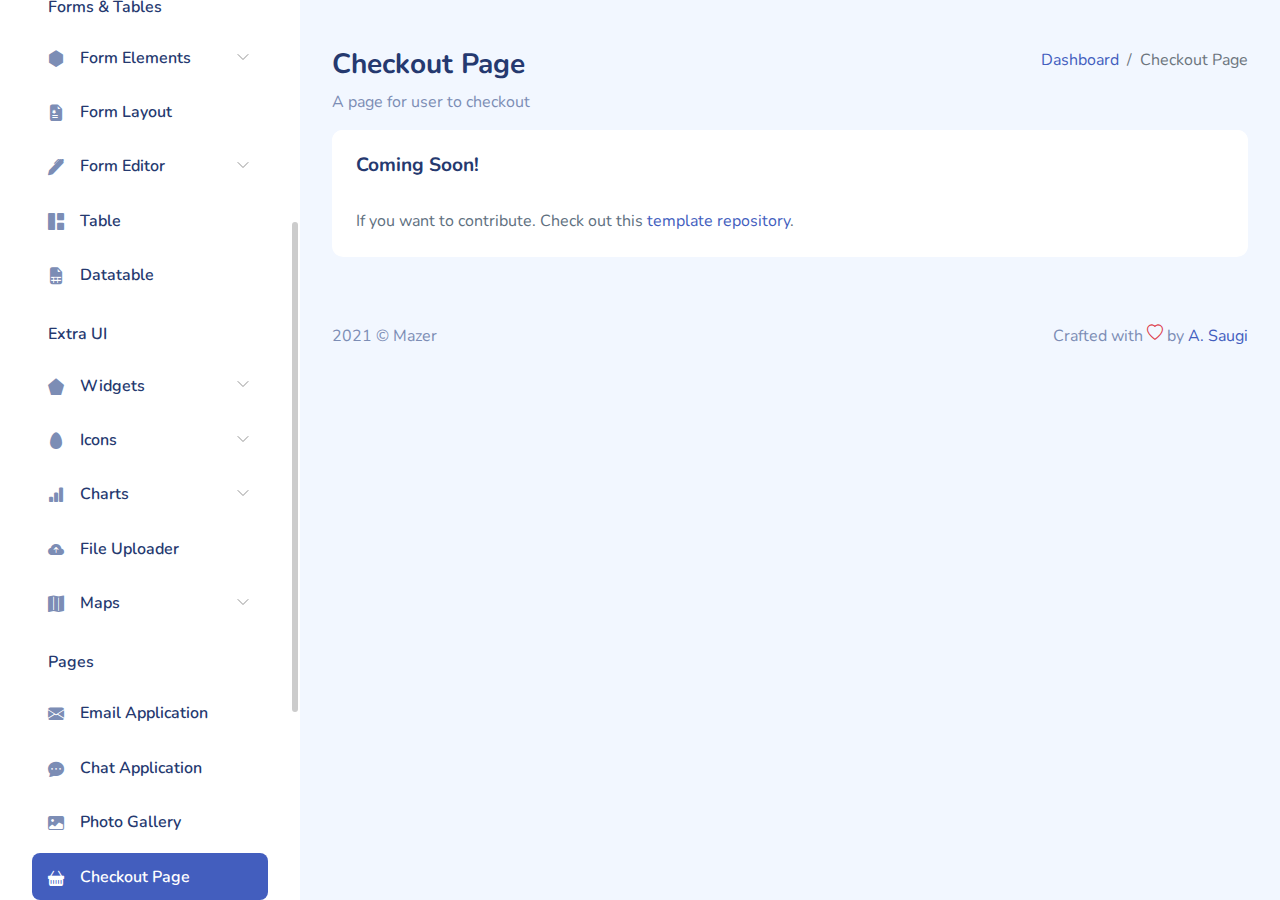
<file: admin/application-checkout.html>
<!DOCTYPE html>
<html lang="en">

<head>
    <meta charset="UTF-8">
    <meta name="viewport" content="width=device-width, initial-scale=1.0">
    <title>Checkout Page - Mazer Admin Dashboard</title>

    <link rel="preconnect" href="https://fonts.gstatic.com">
    <link href="https://fonts.googleapis.com/css2?family=Nunito:wght@300;400;600;700;800&display=swap" rel="stylesheet">
    <link rel="stylesheet" href="assets/css/bootstrap.css">

    <link rel="stylesheet" href="assets/vendors/perfect-scrollbar/perfect-scrollbar.css">
    <link rel="stylesheet" href="assets/vendors/bootstrap-icons/bootstrap-icons.css">
    <link rel="stylesheet" href="assets/css/app.css">
    <link rel="shortcut icon" href="assets/images/favicon.svg" type="image/x-icon">
</head>

<body>
    <div id="app">
        <div id="sidebar" class="active">
            <div class="sidebar-wrapper active">
                <div class="sidebar-header">
                    <div class="d-flex justify-content-between">
                        <div class="logo">
                            <a href="index.html"><img src="assets/images/logo/logo.png" alt="Logo" srcset=""></a>
                        </div>
                        <div class="toggler">
                            <a href="#" class="sidebar-hide d-xl-none d-block"><i class="bi bi-x bi-middle"></i></a>
                        </div>
                    </div>
                </div>
                <div class="sidebar-menu">
                    <ul class="menu">
                        <li class="sidebar-title">Menu</li>

                        <li class="sidebar-item  ">
                            <a href="index.html" class='sidebar-link'>
                                <i class="bi bi-grid-fill"></i>
                                <span>Dashboard</span>
                            </a>
                        </li>

                        <li class="sidebar-item  has-sub">
                            <a href="#" class='sidebar-link'>
                                <i class="bi bi-stack"></i>
                                <span>Components</span>
                            </a>
                            <ul class="submenu ">
                                <li class="submenu-item ">
                                    <a href="component-alert.html">Alert</a>
                                </li>
                                <li class="submenu-item ">
                                    <a href="component-badge.html">Badge</a>
                                </li>
                                <li class="submenu-item ">
                                    <a href="component-breadcrumb.html">Breadcrumb</a>
                                </li>
                                <li class="submenu-item ">
                                    <a href="component-button.html">Button</a>
                                </li>
                                <li class="submenu-item ">
                                    <a href="component-card.html">Card</a>
                                </li>
                                <li class="submenu-item ">
                                    <a href="component-carousel.html">Carousel</a>
                                </li>
                                <li class="submenu-item ">
                                    <a href="component-dropdown.html">Dropdown</a>
                                </li>
                                <li class="submenu-item ">
                                    <a href="component-list-group.html">List Group</a>
                                </li>
                                <li class="submenu-item ">
                                    <a href="component-modal.html">Modal</a>
                                </li>
                                <li class="submenu-item ">
                                    <a href="component-navs.html">Navs</a>
                                </li>
                                <li class="submenu-item ">
                                    <a href="component-pagination.html">Pagination</a>
                                </li>
                                <li class="submenu-item ">
                                    <a href="component-progress.html">Progress</a>
                                </li>
                                <li class="submenu-item ">
                                    <a href="component-spinner.html">Spinner</a>
                                </li>
                                <li class="submenu-item ">
                                    <a href="component-tooltip.html">Tooltip</a>
                                </li>
                            </ul>
                        </li>

                        <li class="sidebar-item  has-sub">
                            <a href="#" class='sidebar-link'>
                                <i class="bi bi-collection-fill"></i>
                                <span>Extra Components</span>
                            </a>
                            <ul class="submenu ">
                                <li class="submenu-item ">
                                    <a href="extra-component-avatar.html">Avatar</a>
                                </li>
                                <li class="submenu-item ">
                                    <a href="extra-component-sweetalert.html">Sweet Alert</a>
                                </li>
                                <li class="submenu-item ">
                                    <a href="extra-component-toastify.html">Toastify</a>
                                </li>
                                <li class="submenu-item ">
                                    <a href="extra-component-rating.html">Rating</a>
                                </li>
                                <li class="submenu-item ">
                                    <a href="extra-component-divider.html">Divider</a>
                                </li>
                            </ul>
                        </li>

                        <li class="sidebar-item  has-sub">
                            <a href="#" class='sidebar-link'>
                                <i class="bi bi-grid-1x2-fill"></i>
                                <span>Layouts</span>
                            </a>
                            <ul class="submenu ">
                                <li class="submenu-item ">
                                    <a href="layout-default.html">Default Layout</a>
                                </li>
                                <li class="submenu-item ">
                                    <a href="layout-vertical-1-column.html">1 Column</a>
                                </li>
                                <li class="submenu-item ">
                                    <a href="layout-vertical-navbar.html">Vertical with Navbar</a>
                                </li>
                                <li class="submenu-item ">
                                    <a href="layout-horizontal.html">Horizontal Menu</a>
                                </li>
                            </ul>
                        </li>

                        <li class="sidebar-title">Forms &amp; Tables</li>

                        <li class="sidebar-item  has-sub">
                            <a href="#" class='sidebar-link'>
                                <i class="bi bi-hexagon-fill"></i>
                                <span>Form Elements</span>
                            </a>
                            <ul class="submenu ">
                                <li class="submenu-item ">
                                    <a href="form-element-input.html">Input</a>
                                </li>
                                <li class="submenu-item ">
                                    <a href="form-element-input-group.html">Input Group</a>
                                </li>
                                <li class="submenu-item ">
                                    <a href="form-element-select.html">Select</a>
                                </li>
                                <li class="submenu-item ">
                                    <a href="form-element-radio.html">Radio</a>
                                </li>
                                <li class="submenu-item ">
                                    <a href="form-element-checkbox.html">Checkbox</a>
                                </li>
                                <li class="submenu-item ">
                                    <a href="form-element-textarea.html">Textarea</a>
                                </li>
                            </ul>
                        </li>

                        <li class="sidebar-item  ">
                            <a href="form-layout.html" class='sidebar-link'>
                                <i class="bi bi-file-earmark-medical-fill"></i>
                                <span>Form Layout</span>
                            </a>
                        </li>

                        <li class="sidebar-item  has-sub">
                            <a href="#" class='sidebar-link'>
                                <i class="bi bi-pen-fill"></i>
                                <span>Form Editor</span>
                            </a>
                            <ul class="submenu ">
                                <li class="submenu-item ">
                                    <a href="form-editor-quill.html">Quill</a>
                                </li>
                                <li class="submenu-item ">
                                    <a href="form-editor-ckeditor.html">CKEditor</a>
                                </li>
                                <li class="submenu-item ">
                                    <a href="form-editor-summernote.html">Summernote</a>
                                </li>
                                <li class="submenu-item ">
                                    <a href="form-editor-tinymce.html">TinyMCE</a>
                                </li>
                            </ul>
                        </li>

                        <li class="sidebar-item  ">
                            <a href="table.html" class='sidebar-link'>
                                <i class="bi bi-grid-1x2-fill"></i>
                                <span>Table</span>
                            </a>
                        </li>

                        <li class="sidebar-item  ">
                            <a href="table-datatable.html" class='sidebar-link'>
                                <i class="bi bi-file-earmark-spreadsheet-fill"></i>
                                <span>Datatable</span>
                            </a>
                        </li>

                        <li class="sidebar-title">Extra UI</li>

                        <li class="sidebar-item  has-sub">
                            <a href="#" class='sidebar-link'>
                                <i class="bi bi-pentagon-fill"></i>
                                <span>Widgets</span>
                            </a>
                            <ul class="submenu ">
                                <li class="submenu-item ">
                                    <a href="ui-widgets-chatbox.html">Chatbox</a>
                                </li>
                                <li class="submenu-item ">
                                    <a href="ui-widgets-pricing.html">Pricing</a>
                                </li>
                                <li class="submenu-item ">
                                    <a href="ui-widgets-todolist.html">To-do List</a>
                                </li>
                            </ul>
                        </li>

                        <li class="sidebar-item  has-sub">
                            <a href="#" class='sidebar-link'>
                                <i class="bi bi-egg-fill"></i>
                                <span>Icons</span>
                            </a>
                            <ul class="submenu ">
                                <li class="submenu-item ">
                                    <a href="ui-icons-bootstrap-icons.html">Bootstrap Icons </a>
                                </li>
                                <li class="submenu-item ">
                                    <a href="ui-icons-fontawesome.html">Fontawesome</a>
                                </li>
                                <li class="submenu-item ">
                                    <a href="ui-icons-dripicons.html">Dripicons</a>
                                </li>
                            </ul>
                        </li>

                        <li class="sidebar-item  has-sub">
                            <a href="#" class='sidebar-link'>
                                <i class="bi bi-bar-chart-fill"></i>
                                <span>Charts</span>
                            </a>
                            <ul class="submenu ">
                                <li class="submenu-item ">
                                    <a href="ui-chart-chartjs.html">ChartJS</a>
                                </li>
                                <li class="submenu-item ">
                                    <a href="ui-chart-apexcharts.html">Apexcharts</a>
                                </li>
                            </ul>
                        </li>

                        <li class="sidebar-item  ">
                            <a href="ui-file-uploader.html" class='sidebar-link'>
                                <i class="bi bi-cloud-arrow-up-fill"></i>
                                <span>File Uploader</span>
                            </a>
                        </li>

                        <li class="sidebar-item  has-sub">
                            <a href="#" class='sidebar-link'>
                                <i class="bi bi-map-fill"></i>
                                <span>Maps</span>
                            </a>
                            <ul class="submenu ">
                                <li class="submenu-item ">
                                    <a href="ui-map-google-map.html">Google Map</a>
                                </li>
                                <li class="submenu-item ">
                                    <a href="ui-map-jsvectormap.html">JS Vector Map</a>
                                </li>
                            </ul>
                        </li>

                        <li class="sidebar-title">Pages</li>

                        <li class="sidebar-item  ">
                            <a href="application-email.html" class='sidebar-link'>
                                <i class="bi bi-envelope-fill"></i>
                                <span>Email Application</span>
                            </a>
                        </li>

                        <li class="sidebar-item  ">
                            <a href="application-chat.html" class='sidebar-link'>
                                <i class="bi bi-chat-dots-fill"></i>
                                <span>Chat Application</span>
                            </a>
                        </li>

                        <li class="sidebar-item  ">
                            <a href="application-gallery.html" class='sidebar-link'>
                                <i class="bi bi-image-fill"></i>
                                <span>Photo Gallery</span>
                            </a>
                        </li>

                        <li class="sidebar-item active ">
                            <a href="application-checkout.html" class='sidebar-link'>
                                <i class="bi bi-basket-fill"></i>
                                <span>Checkout Page</span>
                            </a>
                        </li>

                        <li class="sidebar-item  has-sub">
                            <a href="#" class='sidebar-link'>
                                <i class="bi bi-person-badge-fill"></i>
                                <span>Authentication</span>
                            </a>
                            <ul class="submenu ">
                                <li class="submenu-item ">
                                    <a href="auth-login.html">Login</a>
                                </li>
                                <li class="submenu-item ">
                                    <a href="auth-register.html">Register</a>
                                </li>
                                <li class="submenu-item ">
                                    <a href="auth-forgot-password.html">Forgot Password</a>
                                </li>
                            </ul>
                        </li>

                        <li class="sidebar-item  has-sub">
                            <a href="#" class='sidebar-link'>
                                <i class="bi bi-x-octagon-fill"></i>
                                <span>Errors</span>
                            </a>
                            <ul class="submenu ">
                                <li class="submenu-item ">
                                    <a href="error-403.html">403</a>
                                </li>
                                <li class="submenu-item ">
                                    <a href="error-404.html">404</a>
                                </li>
                                <li class="submenu-item ">
                                    <a href="error-500.html">500</a>
                                </li>
                            </ul>
                        </li>

                        <li class="sidebar-title">Raise Support</li>

                        <li class="sidebar-item  ">
                            <a href="https://zuramai.github.io/mazer/docs" class='sidebar-link'>
                                <i class="bi bi-life-preserver"></i>
                                <span>Documentation</span>
                            </a>
                        </li>

                        <li class="sidebar-item  ">
                            <a href="https://github.com/zuramai/mazer/blob/main/CONTRIBUTING.md" class='sidebar-link'>
                                <i class="bi bi-puzzle"></i>
                                <span>Contribute</span>
                            </a>
                        </li>

                        <li class="sidebar-item  ">
                            <a href="https://github.com/zuramai/mazer#donate" class='sidebar-link'>
                                <i class="bi bi-cash"></i>
                                <span>Donate</span>
                            </a>
                        </li>

                    </ul>
                </div>
                <button class="sidebar-toggler btn x"><i data-feather="x"></i></button>
            </div>
        </div>
        <div id="main">
            <header class="mb-3">
                <a href="#" class="burger-btn d-block d-xl-none">
                    <i class="bi bi-justify fs-3"></i>
                </a>
            </header>

            <div class="page-heading">
                <div class="page-title">
                    <div class="row">
                        <div class="col-12 col-md-6 order-md-1 order-last">
                            <h3>Checkout Page</h3>
                            <p class="text-subtitle text-muted">A page for user to checkout</p>
                        </div>
                        <div class="col-12 col-md-6 order-md-2 order-first">
                            <nav aria-label="breadcrumb" class="breadcrumb-header float-start float-lg-end">
                                <ol class="breadcrumb">
                                    <li class="breadcrumb-item"><a href="index.html">Dashboard</a></li>
                                    <li class="breadcrumb-item active" aria-current="page">Checkout Page</li>
                                </ol>
                            </nav>
                        </div>
                    </div>
                </div>
                <section class="section">
                    <div class="row">
                        <div class="col-12">
                            <div class="card">
                                <div class="card-header">
                                    <h5 class="card-title">Coming Soon!</h5>
                                </div>
                                <div class="card-body">
                                    If you want to contribute. Check out this <a href="https://github.com/zuramai/mazer"
                                        target="_blank">template repository</a>.
                                </div>
                            </div>
                        </div>
                    </div>
                </section>
            </div>

            <footer>
                <div class="footer clearfix mb-0 text-muted">
                    <div class="float-start">
                        <p>2021 &copy; Mazer</p>
                    </div>
                    <div class="float-end">
                        <p>Crafted with <span class="text-danger"><i class="bi bi-heart"></i></span> by <a
                                href="http://ahmadsaugi.com">A. Saugi</a></p>
                    </div>
                </div>
            </footer>
        </div>
    </div>
    <script src="assets/vendors/perfect-scrollbar/perfect-scrollbar.min.js"></script>
    <script src="assets/js/bootstrap.bundle.min.js"></script>

    <script src="assets/js/main.js"></script>
</body>

</html>
</file>
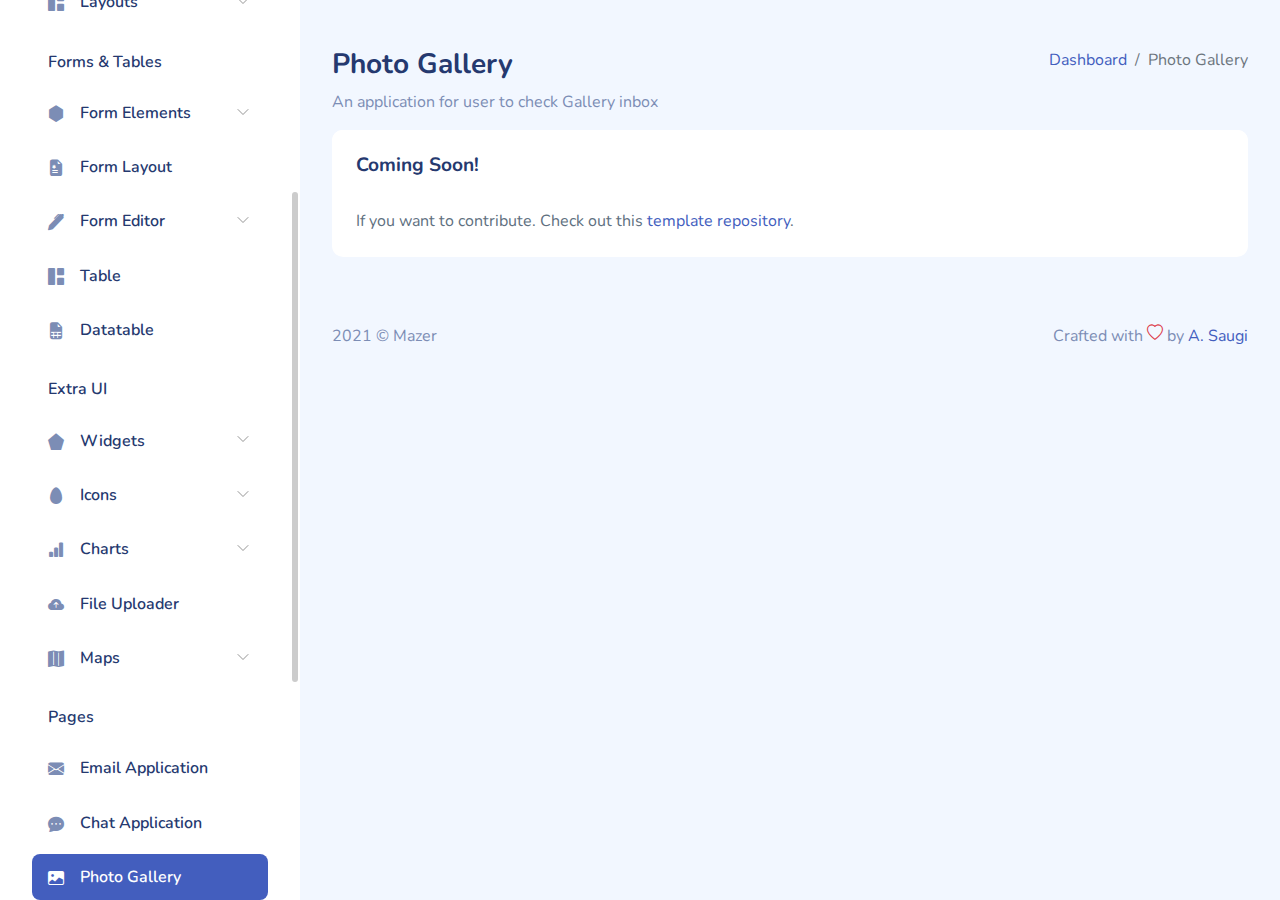
<file: admin/application-gallery.html>
<!DOCTYPE html>
<html lang="en">

<head>
    <meta charset="UTF-8">
    <meta name="viewport" content="width=device-width, initial-scale=1.0">
    <title>Photo Gallery - Mazer Admin Dashboard</title>
    
    <link rel="preconnect" href="https://fonts.gstatic.com">
    <link href="https://fonts.googleapis.com/css2?family=Nunito:wght@300;400;600;700;800&display=swap" rel="stylesheet">
    <link rel="stylesheet" href="assets/css/bootstrap.css">
    
    <link rel="stylesheet" href="assets/vendors/perfect-scrollbar/perfect-scrollbar.css">
    <link rel="stylesheet" href="assets/vendors/bootstrap-icons/bootstrap-icons.css">
    <link rel="stylesheet" href="assets/css/app.css">
    <link rel="shortcut icon" href="assets/images/favicon.svg" type="image/x-icon">
</head>

<body>
    <div id="app">
        <div id="sidebar" class="active">
            <div class="sidebar-wrapper active">
    <div class="sidebar-header">
        <div class="d-flex justify-content-between">
            <div class="logo">
                <a href="index.html"><img src="assets/images/logo/logo.png" alt="Logo" srcset=""></a>
            </div>
            <div class="toggler">
                <a href="#" class="sidebar-hide d-xl-none d-block"><i class="bi bi-x bi-middle"></i></a>
            </div>
        </div>
    </div>
    <div class="sidebar-menu">
        <ul class="menu">
            <li class="sidebar-title">Menu</li>
            
            <li class="sidebar-item  ">
                <a href="index.html" class='sidebar-link'>
                    <i class="bi bi-grid-fill"></i>
                    <span>Dashboard</span>
                </a>
            </li>
            
            <li class="sidebar-item  has-sub">
                <a href="#" class='sidebar-link'>
                    <i class="bi bi-stack"></i>
                    <span>Components</span>
                </a>
                <ul class="submenu ">
                    <li class="submenu-item ">
                        <a href="component-alert.html">Alert</a>
                    </li>
                    <li class="submenu-item ">
                        <a href="component-badge.html">Badge</a>
                    </li>
                    <li class="submenu-item ">
                        <a href="component-breadcrumb.html">Breadcrumb</a>
                    </li>
                    <li class="submenu-item ">
                        <a href="component-button.html">Button</a>
                    </li>
                    <li class="submenu-item ">
                        <a href="component-card.html">Card</a>
                    </li>
                    <li class="submenu-item ">
                        <a href="component-carousel.html">Carousel</a>
                    </li>
                    <li class="submenu-item ">
                        <a href="component-dropdown.html">Dropdown</a>
                    </li>
                    <li class="submenu-item ">
                        <a href="component-list-group.html">List Group</a>
                    </li>
                    <li class="submenu-item ">
                        <a href="component-modal.html">Modal</a>
                    </li>
                    <li class="submenu-item ">
                        <a href="component-navs.html">Navs</a>
                    </li>
                    <li class="submenu-item ">
                        <a href="component-pagination.html">Pagination</a>
                    </li>
                    <li class="submenu-item ">
                        <a href="component-progress.html">Progress</a>
                    </li>
                    <li class="submenu-item ">
                        <a href="component-spinner.html">Spinner</a>
                    </li>
                    <li class="submenu-item ">
                        <a href="component-tooltip.html">Tooltip</a>
                    </li>
                </ul>
            </li>
            
            <li class="sidebar-item  has-sub">
                <a href="#" class='sidebar-link'>
                    <i class="bi bi-collection-fill"></i>
                    <span>Extra Components</span>
                </a>
                <ul class="submenu ">
                    <li class="submenu-item ">
                        <a href="extra-component-avatar.html">Avatar</a>
                    </li>
                    <li class="submenu-item ">
                        <a href="extra-component-sweetalert.html">Sweet Alert</a>
                    </li>
                    <li class="submenu-item ">
                        <a href="extra-component-toastify.html">Toastify</a>
                    </li>
                    <li class="submenu-item ">
                        <a href="extra-component-rating.html">Rating</a>
                    </li>
                    <li class="submenu-item ">
                        <a href="extra-component-divider.html">Divider</a>
                    </li>
                </ul>
            </li>
            
            <li class="sidebar-item  has-sub">
                <a href="#" class='sidebar-link'>
                    <i class="bi bi-grid-1x2-fill"></i>
                    <span>Layouts</span>
                </a>
                <ul class="submenu ">
                    <li class="submenu-item ">
                        <a href="layout-default.html">Default Layout</a>
                    </li>
                    <li class="submenu-item ">
                        <a href="layout-vertical-1-column.html">1 Column</a>
                    </li>
                    <li class="submenu-item ">
                        <a href="layout-vertical-navbar.html">Vertical with Navbar</a>
                    </li>
                    <li class="submenu-item ">
                        <a href="layout-horizontal.html">Horizontal Menu</a>
                    </li>
                </ul>
            </li>
            
            <li class="sidebar-title">Forms &amp; Tables</li>
            
            <li class="sidebar-item  has-sub">
                <a href="#" class='sidebar-link'>
                    <i class="bi bi-hexagon-fill"></i>
                    <span>Form Elements</span>
                </a>
                <ul class="submenu ">
                    <li class="submenu-item ">
                        <a href="form-element-input.html">Input</a>
                    </li>
                    <li class="submenu-item ">
                        <a href="form-element-input-group.html">Input Group</a>
                    </li>
                    <li class="submenu-item ">
                        <a href="form-element-select.html">Select</a>
                    </li>
                    <li class="submenu-item ">
                        <a href="form-element-radio.html">Radio</a>
                    </li>
                    <li class="submenu-item ">
                        <a href="form-element-checkbox.html">Checkbox</a>
                    </li>
                    <li class="submenu-item ">
                        <a href="form-element-textarea.html">Textarea</a>
                    </li>
                </ul>
            </li>
            
            <li class="sidebar-item  ">
                <a href="form-layout.html" class='sidebar-link'>
                    <i class="bi bi-file-earmark-medical-fill"></i>
                    <span>Form Layout</span>
                </a>
            </li>
            
            <li class="sidebar-item  has-sub">
                <a href="#" class='sidebar-link'>
                    <i class="bi bi-pen-fill"></i>
                    <span>Form Editor</span>
                </a>
                <ul class="submenu ">
                    <li class="submenu-item ">
                        <a href="form-editor-quill.html">Quill</a>
                    </li>
                    <li class="submenu-item ">
                        <a href="form-editor-ckeditor.html">CKEditor</a>
                    </li>
                    <li class="submenu-item ">
                        <a href="form-editor-summernote.html">Summernote</a>
                    </li>
                    <li class="submenu-item ">
                        <a href="form-editor-tinymce.html">TinyMCE</a>
                    </li>
                </ul>
            </li>
            
            <li class="sidebar-item  ">
                <a href="table.html" class='sidebar-link'>
                    <i class="bi bi-grid-1x2-fill"></i>
                    <span>Table</span>
                </a>
            </li>
            
            <li class="sidebar-item  ">
                <a href="table-datatable.html" class='sidebar-link'>
                    <i class="bi bi-file-earmark-spreadsheet-fill"></i>
                    <span>Datatable</span>
                </a>
            </li>
            
            <li class="sidebar-title">Extra UI</li>
            
            <li class="sidebar-item  has-sub">
                <a href="#" class='sidebar-link'>
                    <i class="bi bi-pentagon-fill"></i>
                    <span>Widgets</span>
                </a>
                <ul class="submenu ">
                    <li class="submenu-item ">
                        <a href="ui-widgets-chatbox.html">Chatbox</a>
                    </li>
                    <li class="submenu-item ">
                        <a href="ui-widgets-pricing.html">Pricing</a>
                    </li>
                    <li class="submenu-item ">
                        <a href="ui-widgets-todolist.html">To-do List</a>
                    </li>
                </ul>
            </li>
            
            <li class="sidebar-item  has-sub">
                <a href="#" class='sidebar-link'>
                    <i class="bi bi-egg-fill"></i>
                    <span>Icons</span>
                </a>
                <ul class="submenu ">
                    <li class="submenu-item ">
                        <a href="ui-icons-bootstrap-icons.html">Bootstrap Icons </a>
                    </li>
                    <li class="submenu-item ">
                        <a href="ui-icons-fontawesome.html">Fontawesome</a>
                    </li>
                    <li class="submenu-item ">
                        <a href="ui-icons-dripicons.html">Dripicons</a>
                    </li>
                </ul>
            </li>
            
            <li class="sidebar-item  has-sub">
                <a href="#" class='sidebar-link'>
                    <i class="bi bi-bar-chart-fill"></i>
                    <span>Charts</span>
                </a>
                <ul class="submenu ">
                    <li class="submenu-item ">
                        <a href="ui-chart-chartjs.html">ChartJS</a>
                    </li>
                    <li class="submenu-item ">
                        <a href="ui-chart-apexcharts.html">Apexcharts</a>
                    </li>
                </ul>
            </li>
            
            <li class="sidebar-item  ">
                <a href="ui-file-uploader.html" class='sidebar-link'>
                    <i class="bi bi-cloud-arrow-up-fill"></i>
                    <span>File Uploader</span>
                </a>
            </li>
            
            <li class="sidebar-item  has-sub">
                <a href="#" class='sidebar-link'>
                    <i class="bi bi-map-fill"></i>
                    <span>Maps</span>
                </a>
                <ul class="submenu ">
                    <li class="submenu-item ">
                        <a href="ui-map-google-map.html">Google Map</a>
                    </li>
                    <li class="submenu-item ">
                        <a href="ui-map-jsvectormap.html">JS Vector Map</a>
                    </li>
                </ul>
            </li>
            
            <li class="sidebar-title">Pages</li>
            
            <li class="sidebar-item  ">
                <a href="application-email.html" class='sidebar-link'>
                    <i class="bi bi-envelope-fill"></i>
                    <span>Email Application</span>
                </a>
            </li>
            
            <li class="sidebar-item  ">
                <a href="application-chat.html" class='sidebar-link'>
                    <i class="bi bi-chat-dots-fill"></i>
                    <span>Chat Application</span>
                </a>
            </li>
            
            <li class="sidebar-item active ">
                <a href="application-gallery.html" class='sidebar-link'>
                    <i class="bi bi-image-fill"></i>
                    <span>Photo Gallery</span>
                </a>
            </li>
            
            <li class="sidebar-item  ">
                <a href="application-checkout.html" class='sidebar-link'>
                    <i class="bi bi-basket-fill"></i>
                    <span>Checkout Page</span>
                </a>
            </li>
            
            <li class="sidebar-item  has-sub">
                <a href="#" class='sidebar-link'>
                    <i class="bi bi-person-badge-fill"></i>
                    <span>Authentication</span>
                </a>
                <ul class="submenu ">
                    <li class="submenu-item ">
                        <a href="auth-login.html">Login</a>
                    </li>
                    <li class="submenu-item ">
                        <a href="auth-register.html">Register</a>
                    </li>
                    <li class="submenu-item ">
                        <a href="auth-forgot-password.html">Forgot Password</a>
                    </li>
                </ul>
            </li>
            
            <li class="sidebar-item  has-sub">
                <a href="#" class='sidebar-link'>
                    <i class="bi bi-x-octagon-fill"></i>
                    <span>Errors</span>
                </a>
                <ul class="submenu ">
                    <li class="submenu-item ">
                        <a href="error-403.html">403</a>
                    </li>
                    <li class="submenu-item ">
                        <a href="error-404.html">404</a>
                    </li>
                    <li class="submenu-item ">
                        <a href="error-500.html">500</a>
                    </li>
                </ul>
            </li>
            
            <li class="sidebar-title">Raise Support</li>
            
            <li class="sidebar-item  ">
                <a href="https://zuramai.github.io/mazer/docs" class='sidebar-link'>
                    <i class="bi bi-life-preserver"></i>
                    <span>Documentation</span>
                </a>
            </li>
            
            <li class="sidebar-item  ">
                <a href="https://github.com/zuramai/mazer/blob/main/CONTRIBUTING.md" class='sidebar-link'>
                    <i class="bi bi-puzzle"></i>
                    <span>Contribute</span>
                </a>
            </li>
            
            <li class="sidebar-item  ">
                <a href="https://github.com/zuramai/mazer#donate" class='sidebar-link'>
                    <i class="bi bi-cash"></i>
                    <span>Donate</span>
                </a>
            </li>
            
        </ul>
    </div>
    <button class="sidebar-toggler btn x"><i data-feather="x"></i></button>
</div>
        </div>
        <div id="main">
            <header class="mb-3">
                <a href="#" class="burger-btn d-block d-xl-none">
                    <i class="bi bi-justify fs-3"></i>
                </a>
            </header>
            
<div class="page-heading">
    <div class="page-title">
        <div class="row">
            <div class="col-12 col-md-6 order-md-1 order-last">
                <h3>Photo Gallery</h3>
                <p class="text-subtitle text-muted">An application for user to check Gallery inbox</p>
            </div>
            <div class="col-12 col-md-6 order-md-2 order-first">
                <nav aria-label="breadcrumb" class="breadcrumb-header float-start float-lg-end">
                    <ol class="breadcrumb">
                        <li class="breadcrumb-item"><a href="index.html">Dashboard</a></li>
                        <li class="breadcrumb-item active" aria-current="page">Photo Gallery</li>
                    </ol>
                </nav>
            </div>
        </div>
    </div>
    <section class="section">
        <div class="row">
            <div class="col-12">
                <div class="card">
                    <div class="card-header">
                        <h5 class="card-title">Coming Soon!</h5>
                    </div>
                    <div class="card-body">
                        If you want to contribute. Check out this <a href="https://github.com/zuramai/mazer"
                            target="_blank">template repository</a>.
                    </div>
                </div>
            </div>
        </div>
    </section>
</div>

            <footer>
                <div class="footer clearfix mb-0 text-muted">
                    <div class="float-start">
                        <p>2021 &copy; Mazer</p>
                    </div>
                    <div class="float-end">
                        <p>Crafted with <span class="text-danger"><i class="bi bi-heart"></i></span> by <a
                                href="http://ahmadsaugi.com">A. Saugi</a></p>
                    </div>
                </div>
            </footer>
        </div>
    </div>
    <script src="assets/vendors/perfect-scrollbar/perfect-scrollbar.min.js"></script>
    <script src="assets/js/bootstrap.bundle.min.js"></script>
    
    <script src="assets/js/main.js"></script>
</body>

</html>
</file>
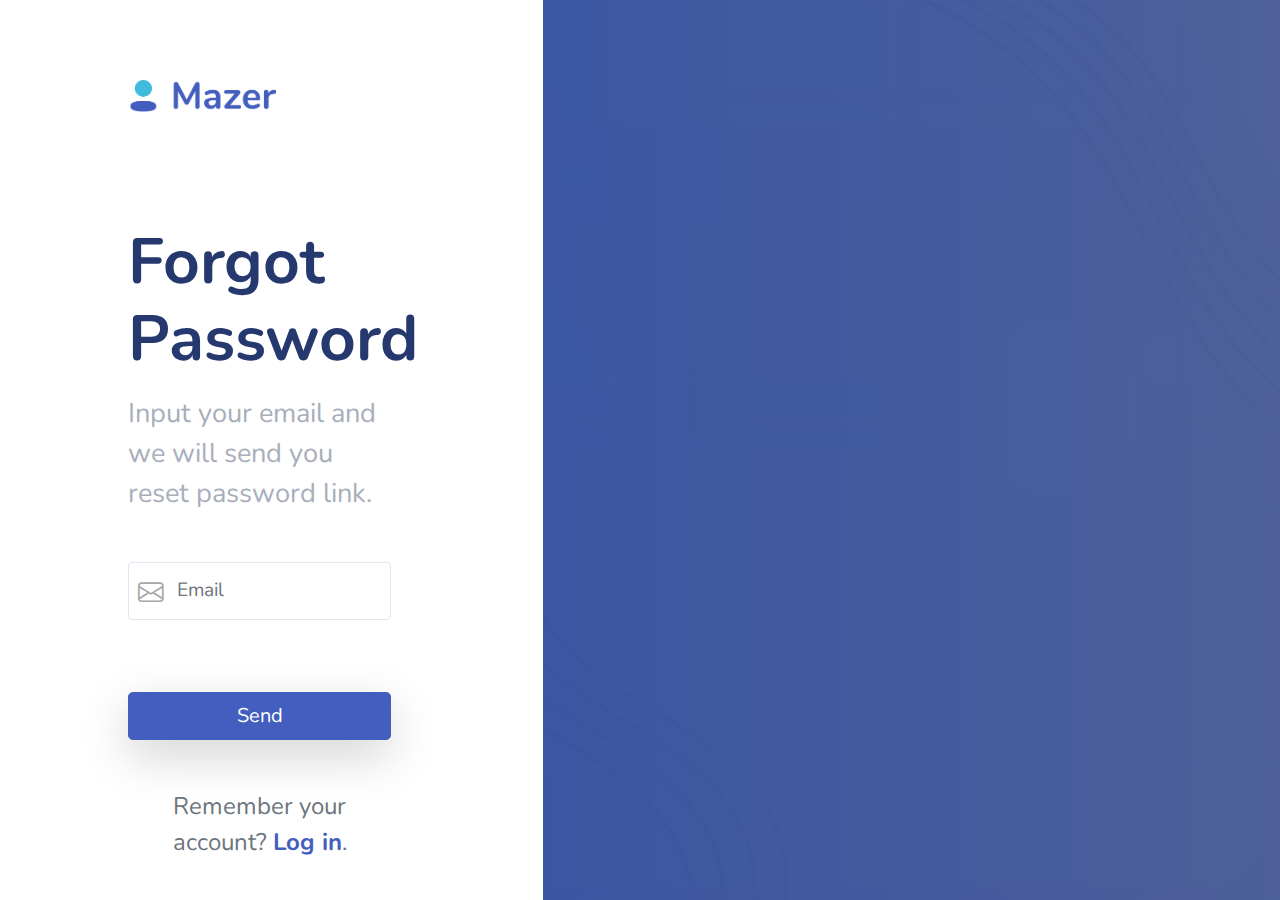
<file: admin/auth-forgot-password.html>
<!DOCTYPE html>
<html lang="en">

<head>
    <meta charset="UTF-8">
    <meta name="viewport" content="width=device-width, initial-scale=1.0">
    <title>Login - Mazer Admin Dashboard</title>
    <link href="https://fonts.googleapis.com/css2?family=Nunito:wght@300;400;600;700;800&display=swap" rel="stylesheet">
    <link rel="stylesheet" href="assets/css/bootstrap.css">
    <link rel="stylesheet" href="assets/vendors/bootstrap-icons/bootstrap-icons.css">
    <link rel="stylesheet" href="assets/css/app.css">
    <link rel="stylesheet" href="assets/css/pages/auth.css">
</head>

<body>
    <div id="auth">

        <div class="row h-100">
            <div class="col-lg-5 col-12">
                <div id="auth-left">
                    <div class="auth-logo">
                        <a href="index.html"><img src="assets/images/logo/logo.png" alt="Logo"></a>
                    </div>
                    <h1 class="auth-title">Forgot Password</h1>
                    <p class="auth-subtitle mb-5">Input your email and we will send you reset password link.</p>

                    <form action="index.html">
                        <div class="form-group position-relative has-icon-left mb-4">
                            <input type="email" class="form-control form-control-xl" placeholder="Email">
                            <div class="form-control-icon">
                                <i class="bi bi-envelope"></i>
                            </div>
                        </div>
                        <button class="btn btn-primary btn-block btn-lg shadow-lg mt-5">Send</button>
                    </form>
                    <div class="text-center mt-5 text-lg fs-4">
                        <p class='text-gray-600'>Remember your account? <a href="auth-login.html" class="font-bold">Log
                                in</a>.
                        </p>
                    </div>
                </div>
            </div>
            <div class="col-lg-7 d-none d-lg-block">
                <div id="auth-right">

                </div>
            </div>
        </div>

    </div>
</body>

</html>
</file>
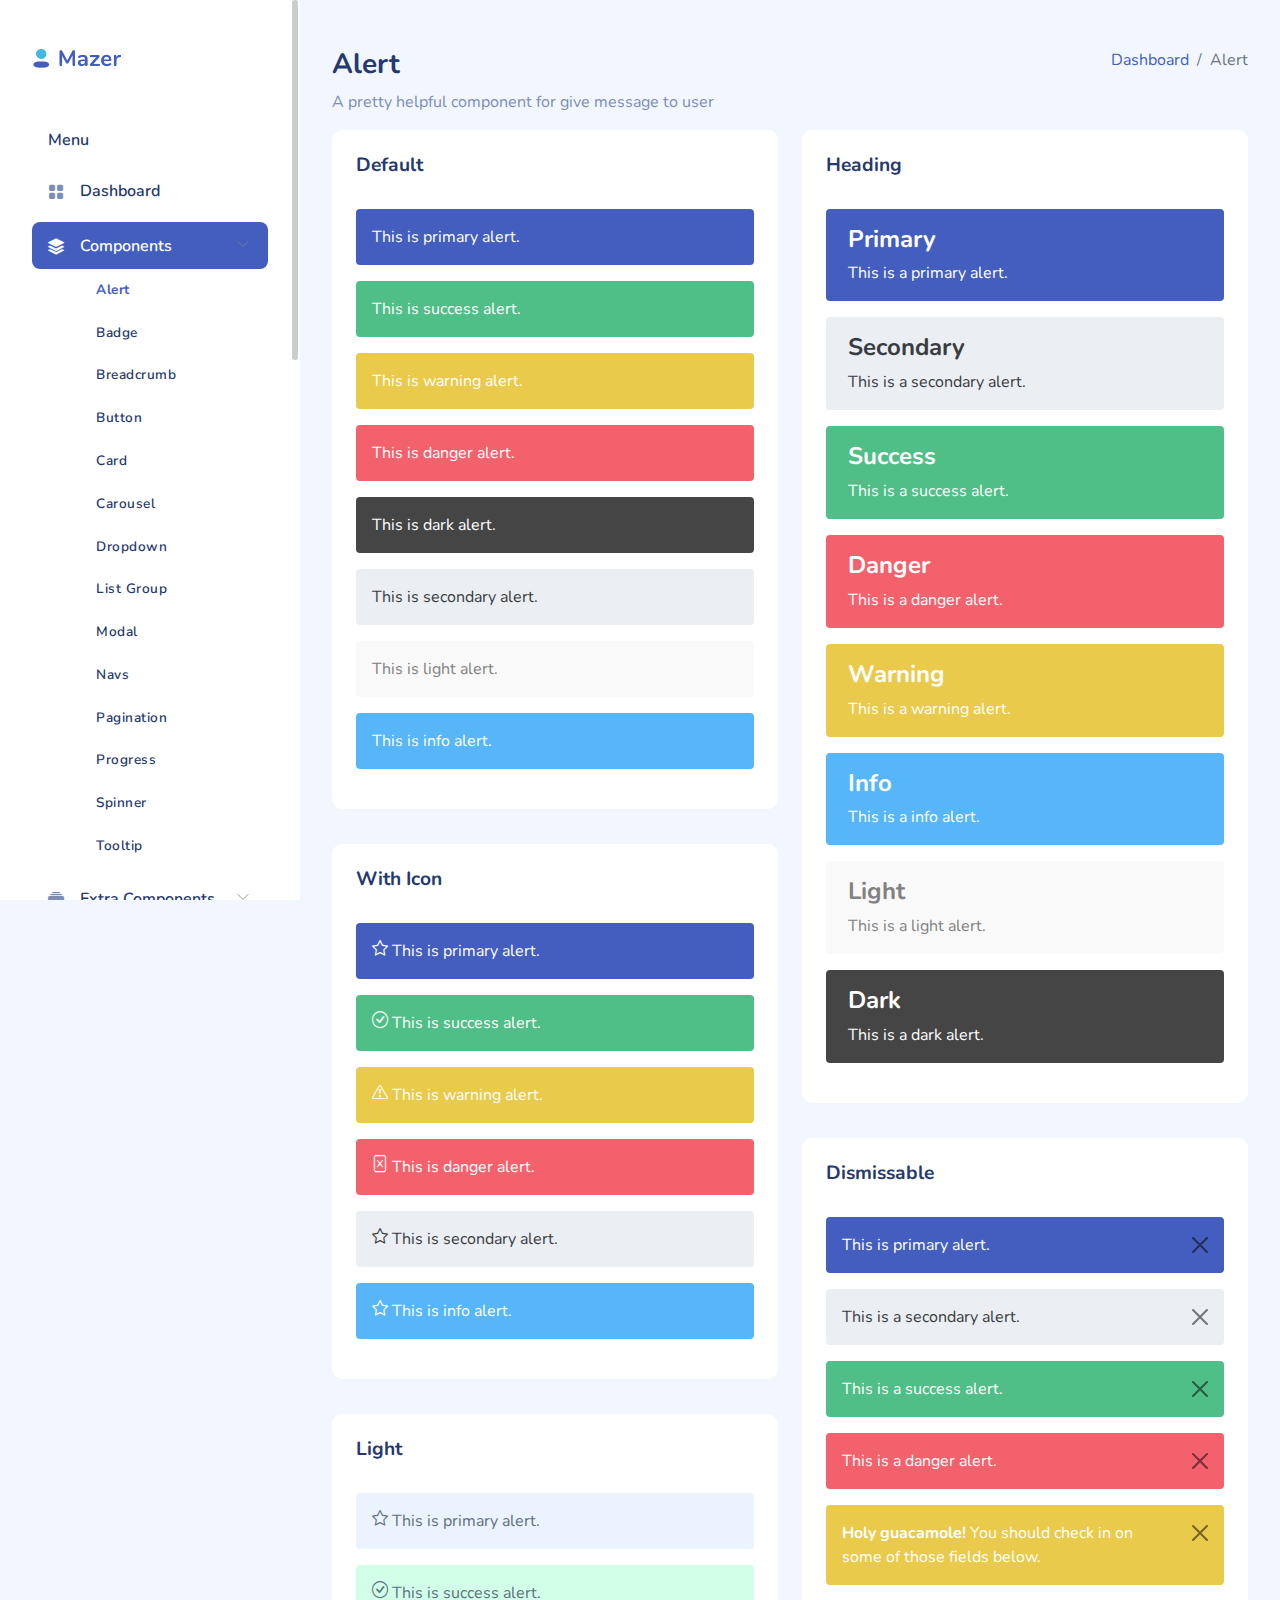
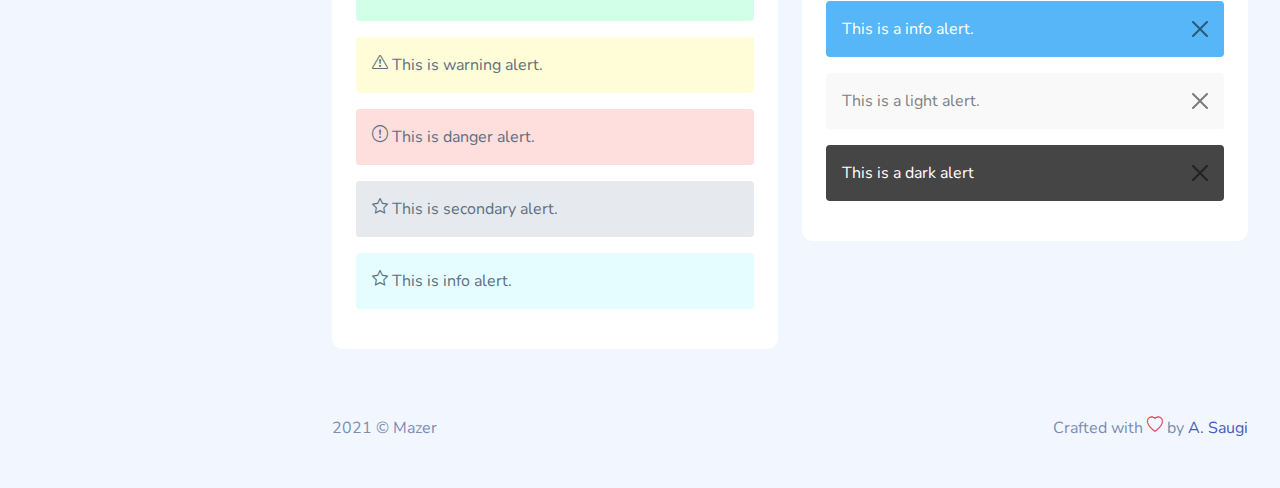
<file: admin/component-alert.html>
<!DOCTYPE html>
<html lang="en">

<head>
    <meta charset="UTF-8">
    <meta name="viewport" content="width=device-width, initial-scale=1.0">
    <title>Alert - Mazer Admin Dashboard</title>

    <link rel="preconnect" href="https://fonts.gstatic.com">
    <link href="https://fonts.googleapis.com/css2?family=Nunito:wght@300;400;600;700;800&display=swap" rel="stylesheet">
    <link rel="stylesheet" href="assets/css/bootstrap.css">

    <link rel="stylesheet" href="assets/vendors/perfect-scrollbar/perfect-scrollbar.css">
    <link rel="stylesheet" href="assets/vendors/bootstrap-icons/bootstrap-icons.css">
    <link rel="stylesheet" href="assets/css/app.css">
    <link rel="shortcut icon" href="assets/images/favicon.svg" type="image/x-icon">
</head>

<body>
    <div id="app">
        <div id="sidebar" class="active">
            <div class="sidebar-wrapper active">
                <div class="sidebar-header">
                    <div class="d-flex justify-content-between">
                        <div class="logo">
                            <a href="index.html"><img src="assets/images/logo/logo.png" alt="Logo" srcset=""></a>
                        </div>
                        <div class="toggler">
                            <a href="#" class="sidebar-hide d-xl-none d-block"><i class="bi bi-x bi-middle"></i></a>
                        </div>
                    </div>
                </div>
                <div class="sidebar-menu">
                    <ul class="menu">
                        <li class="sidebar-title">Menu</li>

                        <li class="sidebar-item  ">
                            <a href="index.html" class='sidebar-link'>
                                <i class="bi bi-grid-fill"></i>
                                <span>Dashboard</span>
                            </a>
                        </li>

                        <li class="sidebar-item active has-sub">
                            <a href="#" class='sidebar-link'>
                                <i class="bi bi-stack"></i>
                                <span>Components</span>
                            </a>
                            <ul class="submenu active">
                                <li class="submenu-item active">
                                    <a href="component-alert.html">Alert</a>
                                </li>
                                <li class="submenu-item ">
                                    <a href="component-badge.html">Badge</a>
                                </li>
                                <li class="submenu-item ">
                                    <a href="component-breadcrumb.html">Breadcrumb</a>
                                </li>
                                <li class="submenu-item ">
                                    <a href="component-button.html">Button</a>
                                </li>
                                <li class="submenu-item ">
                                    <a href="component-card.html">Card</a>
                                </li>
                                <li class="submenu-item ">
                                    <a href="component-carousel.html">Carousel</a>
                                </li>
                                <li class="submenu-item ">
                                    <a href="component-dropdown.html">Dropdown</a>
                                </li>
                                <li class="submenu-item ">
                                    <a href="component-list-group.html">List Group</a>
                                </li>
                                <li class="submenu-item ">
                                    <a href="component-modal.html">Modal</a>
                                </li>
                                <li class="submenu-item ">
                                    <a href="component-navs.html">Navs</a>
                                </li>
                                <li class="submenu-item ">
                                    <a href="component-pagination.html">Pagination</a>
                                </li>
                                <li class="submenu-item ">
                                    <a href="component-progress.html">Progress</a>
                                </li>
                                <li class="submenu-item ">
                                    <a href="component-spinner.html">Spinner</a>
                                </li>
                                <li class="submenu-item ">
                                    <a href="component-tooltip.html">Tooltip</a>
                                </li>
                            </ul>
                        </li>

                        <li class="sidebar-item  has-sub">
                            <a href="#" class='sidebar-link'>
                                <i class="bi bi-collection-fill"></i>
                                <span>Extra Components</span>
                            </a>
                            <ul class="submenu ">
                                <li class="submenu-item ">
                                    <a href="extra-component-avatar.html">Avatar</a>
                                </li>
                                <li class="submenu-item ">
                                    <a href="extra-component-sweetalert.html">Sweet Alert</a>
                                </li>
                                <li class="submenu-item ">
                                    <a href="extra-component-toastify.html">Toastify</a>
                                </li>
                                <li class="submenu-item ">
                                    <a href="extra-component-rating.html">Rating</a>
                                </li>
                                <li class="submenu-item ">
                                    <a href="extra-component-divider.html">Divider</a>
                                </li>
                            </ul>
                        </li>

                        <li class="sidebar-item  has-sub">
                            <a href="#" class='sidebar-link'>
                                <i class="bi bi-grid-1x2-fill"></i>
                                <span>Layouts</span>
                            </a>
                            <ul class="submenu ">
                                <li class="submenu-item ">
                                    <a href="layout-default.html">Default Layout</a>
                                </li>
                                <li class="submenu-item ">
                                    <a href="layout-vertical-1-column.html">1 Column</a>
                                </li>
                                <li class="submenu-item ">
                                    <a href="layout-vertical-navbar.html">Vertical with Navbar</a>
                                </li>
                                <li class="submenu-item ">
                                    <a href="layout-horizontal.html">Horizontal Menu</a>
                                </li>
                            </ul>
                        </li>

                        <li class="sidebar-title">Forms &amp; Tables</li>

                        <li class="sidebar-item  has-sub">
                            <a href="#" class='sidebar-link'>
                                <i class="bi bi-hexagon-fill"></i>
                                <span>Form Elements</span>
                            </a>
                            <ul class="submenu ">
                                <li class="submenu-item ">
                                    <a href="form-element-input.html">Input</a>
                                </li>
                                <li class="submenu-item ">
                                    <a href="form-element-input-group.html">Input Group</a>
                                </li>
                                <li class="submenu-item ">
                                    <a href="form-element-select.html">Select</a>
                                </li>
                                <li class="submenu-item ">
                                    <a href="form-element-radio.html">Radio</a>
                                </li>
                                <li class="submenu-item ">
                                    <a href="form-element-checkbox.html">Checkbox</a>
                                </li>
                                <li class="submenu-item ">
                                    <a href="form-element-textarea.html">Textarea</a>
                                </li>
                            </ul>
                        </li>

                        <li class="sidebar-item  ">
                            <a href="form-layout.html" class='sidebar-link'>
                                <i class="bi bi-file-earmark-medical-fill"></i>
                                <span>Form Layout</span>
                            </a>
                        </li>

                        <li class="sidebar-item  has-sub">
                            <a href="#" class='sidebar-link'>
                                <i class="bi bi-pen-fill"></i>
                                <span>Form Editor</span>
                            </a>
                            <ul class="submenu ">
                                <li class="submenu-item ">
                                    <a href="form-editor-quill.html">Quill</a>
                                </li>
                                <li class="submenu-item ">
                                    <a href="form-editor-ckeditor.html">CKEditor</a>
                                </li>
                                <li class="submenu-item ">
                                    <a href="form-editor-summernote.html">Summernote</a>
                                </li>
                                <li class="submenu-item ">
                                    <a href="form-editor-tinymce.html">TinyMCE</a>
                                </li>
                            </ul>
                        </li>

                        <li class="sidebar-item  ">
                            <a href="table.html" class='sidebar-link'>
                                <i class="bi bi-grid-1x2-fill"></i>
                                <span>Table</span>
                            </a>
                        </li>

                        <li class="sidebar-item  ">
                            <a href="table-datatable.html" class='sidebar-link'>
                                <i class="bi bi-file-earmark-spreadsheet-fill"></i>
                                <span>Datatable</span>
                            </a>
                        </li>

                        <li class="sidebar-title">Extra UI</li>

                        <li class="sidebar-item  has-sub">
                            <a href="#" class='sidebar-link'>
                                <i class="bi bi-pentagon-fill"></i>
                                <span>Widgets</span>
                            </a>
                            <ul class="submenu ">
                                <li class="submenu-item ">
                                    <a href="ui-widgets-chatbox.html">Chatbox</a>
                                </li>
                                <li class="submenu-item ">
                                    <a href="ui-widgets-pricing.html">Pricing</a>
                                </li>
                                <li class="submenu-item ">
                                    <a href="ui-widgets-todolist.html">To-do List</a>
                                </li>
                            </ul>
                        </li>

                        <li class="sidebar-item  has-sub">
                            <a href="#" class='sidebar-link'>
                                <i class="bi bi-egg-fill"></i>
                                <span>Icons</span>
                            </a>
                            <ul class="submenu ">
                                <li class="submenu-item ">
                                    <a href="ui-icons-bootstrap-icons.html">Bootstrap Icons </a>
                                </li>
                                <li class="submenu-item ">
                                    <a href="ui-icons-fontawesome.html">Fontawesome</a>
                                </li>
                                <li class="submenu-item ">
                                    <a href="ui-icons-dripicons.html">Dripicons</a>
                                </li>
                            </ul>
                        </li>

                        <li class="sidebar-item  has-sub">
                            <a href="#" class='sidebar-link'>
                                <i class="bi bi-bar-chart-fill"></i>
                                <span>Charts</span>
                            </a>
                            <ul class="submenu ">
                                <li class="submenu-item ">
                                    <a href="ui-chart-chartjs.html">ChartJS</a>
                                </li>
                                <li class="submenu-item ">
                                    <a href="ui-chart-apexcharts.html">Apexcharts</a>
                                </li>
                            </ul>
                        </li>

                        <li class="sidebar-item  ">
                            <a href="ui-file-uploader.html" class='sidebar-link'>
                                <i class="bi bi-cloud-arrow-up-fill"></i>
                                <span>File Uploader</span>
                            </a>
                        </li>

                        <li class="sidebar-item  has-sub">
                            <a href="#" class='sidebar-link'>
                                <i class="bi bi-map-fill"></i>
                                <span>Maps</span>
                            </a>
                            <ul class="submenu ">
                                <li class="submenu-item ">
                                    <a href="ui-map-google-map.html">Google Map</a>
                                </li>
                                <li class="submenu-item ">
                                    <a href="ui-map-jsvectormap.html">JS Vector Map</a>
                                </li>
                            </ul>
                        </li>

                        <li class="sidebar-title">Pages</li>

                        <li class="sidebar-item  ">
                            <a href="application-email.html" class='sidebar-link'>
                                <i class="bi bi-envelope-fill"></i>
                                <span>Email Application</span>
                            </a>
                        </li>

                        <li class="sidebar-item  ">
                            <a href="application-chat.html" class='sidebar-link'>
                                <i class="bi bi-chat-dots-fill"></i>
                                <span>Chat Application</span>
                            </a>
                        </li>

                        <li class="sidebar-item  ">
                            <a href="application-gallery.html" class='sidebar-link'>
                                <i class="bi bi-image-fill"></i>
                                <span>Photo Gallery</span>
                            </a>
                        </li>

                        <li class="sidebar-item  ">
                            <a href="application-checkout.html" class='sidebar-link'>
                                <i class="bi bi-basket-fill"></i>
                                <span>Checkout Page</span>
                            </a>
                        </li>

                        <li class="sidebar-item  has-sub">
                            <a href="#" class='sidebar-link'>
                                <i class="bi bi-person-badge-fill"></i>
                                <span>Authentication</span>
                            </a>
                            <ul class="submenu ">
                                <li class="submenu-item ">
                                    <a href="auth-login.html">Login</a>
                                </li>
                                <li class="submenu-item ">
                                    <a href="auth-register.html">Register</a>
                                </li>
                                <li class="submenu-item ">
                                    <a href="auth-forgot-password.html">Forgot Password</a>
                                </li>
                            </ul>
                        </li>

                        <li class="sidebar-item  has-sub">
                            <a href="#" class='sidebar-link'>
                                <i class="bi bi-x-octagon-fill"></i>
                                <span>Errors</span>
                            </a>
                            <ul class="submenu ">
                                <li class="submenu-item ">
                                    <a href="error-403.html">403</a>
                                </li>
                                <li class="submenu-item ">
                                    <a href="error-404.html">404</a>
                                </li>
                                <li class="submenu-item ">
                                    <a href="error-500.html">500</a>
                                </li>
                            </ul>
                        </li>

                        <li class="sidebar-title">Raise Support</li>

                        <li class="sidebar-item  ">
                            <a href="https://zuramai.github.io/mazer/docs" class='sidebar-link'>
                                <i class="bi bi-life-preserver"></i>
                                <span>Documentation</span>
                            </a>
                        </li>

                        <li class="sidebar-item  ">
                            <a href="https://github.com/zuramai/mazer/blob/main/CONTRIBUTING.md" class='sidebar-link'>
                                <i class="bi bi-puzzle"></i>
                                <span>Contribute</span>
                            </a>
                        </li>

                        <li class="sidebar-item  ">
                            <a href="https://github.com/zuramai/mazer#donate" class='sidebar-link'>
                                <i class="bi bi-cash"></i>
                                <span>Donate</span>
                            </a>
                        </li>

                    </ul>
                </div>
                <button class="sidebar-toggler btn x"><i data-feather="x"></i></button>
            </div>
        </div>
        <div id="main">
            <header class="mb-3">
                <a href="#" class="burger-btn d-block d-xl-none">
                    <i class="bi bi-justify fs-3"></i>
                </a>
            </header>

            <div class="page-heading">
                <div class="page-title">
                    <div class="row">
                        <div class="col-12 col-md-6 order-md-1 order-last">
                            <h3>Alert</h3>
                            <p class="text-subtitle text-muted">A pretty helpful component for give message to user</p>
                        </div>
                        <div class="col-12 col-md-6 order-md-2 order-first">
                            <nav aria-label="breadcrumb" class="breadcrumb-header float-start float-lg-end">
                                <ol class="breadcrumb">
                                    <li class="breadcrumb-item"><a href="index.html">Dashboard</a></li>
                                    <li class="breadcrumb-item active" aria-current="page">Alert</li>
                                </ol>
                            </nav>
                        </div>
                    </div>
                </div>
                <section class="section">
                    <div class="row">
                        <div class="col-12 col-md-6">
                            <div class="card">
                                <div class="card-header">
                                    <h4>Default</h4>
                                </div>
                                <div class="card-body">
                                    <div class="alert alert-primary">This is primary alert.</div>
                                    <div class="alert alert-success">This is success alert.</div>
                                    <div class="alert alert-warning">This is warning alert.</div>
                                    <div class="alert alert-danger">This is danger alert.</div>
                                    <div class="alert alert-dark">This is dark alert.</div>
                                    <div class="alert alert-secondary">This is secondary alert.</div>
                                    <div class="alert alert-light">This is light alert.</div>
                                    <div class="alert alert-info">This is info alert.</div>
                                </div>
                            </div>
                            <div class="card">
                                <div class="card-header">
                                    <h4>With Icon</h4>
                                </div>
                                <div class="card-body">
                                    <div class="alert alert-primary"><i class="bi bi-star"></i> This is primary alert.
                                    </div>
                                    <div class="alert alert-success"><i class="bi bi-check-circle"></i> This is success
                                        alert.</div>
                                    <div class="alert alert-warning"><i class="bi bi-exclamation-triangle"></i> This is
                                        warning
                                        alert.</div>
                                    <div class="alert alert-danger"><i class="bi bi-file-excel"></i> This is danger
                                        alert.</div>
                                    <div class="alert alert-secondary"><i class="bi bi-star"></i> This is secondary
                                        alert.</div>
                                    <div class="alert alert-info"><i class="bi bi-star"></i> This is info alert.</div>
                                </div>
                            </div>
                            <div class="card">
                                <div class="card-header">
                                    <h4>Light</h4>
                                </div>
                                <div class="card-body">
                                    <div class="alert alert-light-primary color-primary"><i class="bi bi-star"></i> This
                                        is primary
                                        alert.</div>
                                    <div class="alert alert-light-success color-success"><i
                                            class="bi bi-check-circle"></i> This is
                                        success alert.</div>
                                    <div class="alert alert-light-warning color-warning"><i
                                            class="bi bi-exclamation-triangle"></i>
                                        This is warning alert.</div>
                                    <div class="alert alert-light-danger color-danger"><i
                                            class="bi bi-exclamation-circle"></i> This
                                        is danger alert.</div>
                                    <div class="alert alert-light-secondary color-secondary"><i class="bi bi-star"></i>
                                        This is
                                        secondary alert.</div>
                                    <div class="alert alert-light-info color-info"><i class="bi bi-star"></i> This is
                                        info alert.
                                    </div>
                                </div>
                            </div>
                        </div>
                        <div class="col-12 col-md-6">
                            <div class="card">
                                <div class="card-header">
                                    <h4>Heading</h4>
                                </div>
                                <div class="card-body">
                                    <div class="alert alert-primary">
                                        <h4 class="alert-heading">Primary</h4>
                                        <p>This is a primary alert.</p>
                                    </div>
                                    <div class="alert alert-secondary">
                                        <h4 class="alert-heading">Secondary</h4>
                                        <p>This is a secondary alert.</p>
                                    </div>
                                    <div class="alert alert-success">
                                        <h4 class="alert-heading">Success</h4>
                                        <p>This is a success alert.</p>
                                    </div>
                                    <div class="alert alert-danger">
                                        <h4 class="alert-heading">Danger</h4>
                                        <p>This is a danger alert.</p>
                                    </div>
                                    <div class="alert alert-warning">
                                        <h4 class="alert-heading">Warning</h4>
                                        <p>This is a warning alert.</p>
                                    </div>
                                    <div class="alert alert-info">
                                        <h4 class="alert-heading">Info</h4>
                                        <p>This is a info alert.</p>
                                    </div>
                                    <div class="alert alert-light">
                                        <h4 class="alert-heading">Light</h4>
                                        <p>This is a light alert.</p>
                                    </div>
                                    <div class="alert alert-dark">
                                        <h4 class="alert-heading">Dark</h4>
                                        <p>This is a dark alert.</p>
                                    </div>
                                </div>
                            </div>
                            <div class="card">
                                <div class="card-header">
                                    <h4>Dismissable</h4>
                                </div>
                                <div class="card-body">
                                    <div class="alert alert-primary alert-dismissible fade show" role="alert">
                                        This is primary alert.
                                        <button type="button" class="btn-close" data-bs-dismiss="alert"
                                            aria-label="Close"></button>
                                    </div>
                                    <div class="alert alert-secondary alert-dismissible show fade">
                                        This is a secondary alert.
                                        <button type="button" class="btn-close" data-bs-dismiss="alert"
                                            aria-label="Close"></button>
                                    </div>
                                    <div class="alert alert-success alert-dismissible show fade">
                                        This is a success alert.
                                        <button type="button" class="btn-close" data-bs-dismiss="alert"
                                            aria-label="Close"></button>
                                    </div>
                                    <div class="alert alert-danger alert-dismissible show fade">
                                        This is a danger alert.
                                        <button type="button" class="btn-close" data-bs-dismiss="alert"
                                            aria-label="Close"></button>
                                    </div>
                                    <div class="alert alert-warning alert-dismissible fade show" role="alert">
                                        <strong>Holy guacamole!</strong> You should check in on some of those fields
                                        below.
                                        <button type="button" class="btn-close" data-bs-dismiss="alert"
                                            aria-label="Close"></button>
                                    </div>
                                    <div class="alert alert-info alert-dismissible show fade">
                                        This is a info alert.
                                        <button type="button" class="btn-close" data-bs-dismiss="alert"
                                            aria-label="Close"></button>
                                    </div>
                                    <div class="alert alert-light alert-dismissible show fade">
                                        This is a light alert.
                                        <button type="button" class="btn-close" data-bs-dismiss="alert"
                                            aria-label="Close"></button>
                                    </div>
                                    <div class="alert alert-dark alert-dismissible show fade">
                                        This is a dark alert
                                        <button type="button" class="btn-close" data-bs-dismiss="alert"
                                            aria-label="Close"></button>
                                    </div>
                                </div>
                            </div>
                        </div>
                    </div>
                </section>
            </div>

            <footer>
                <div class="footer clearfix mb-0 text-muted">
                    <div class="float-start">
                        <p>2021 &copy; Mazer</p>
                    </div>
                    <div class="float-end">
                        <p>Crafted with <span class="text-danger"><i class="bi bi-heart"></i></span> by <a
                                href="http://ahmadsaugi.com">A. Saugi</a></p>
                    </div>
                </div>
            </footer>
        </div>
    </div>
    <script src="assets/vendors/perfect-scrollbar/perfect-scrollbar.min.js"></script>
    <script src="assets/js/bootstrap.bundle.min.js"></script>

    <script src="assets/js/main.js"></script>
</body>

</html>
</file>
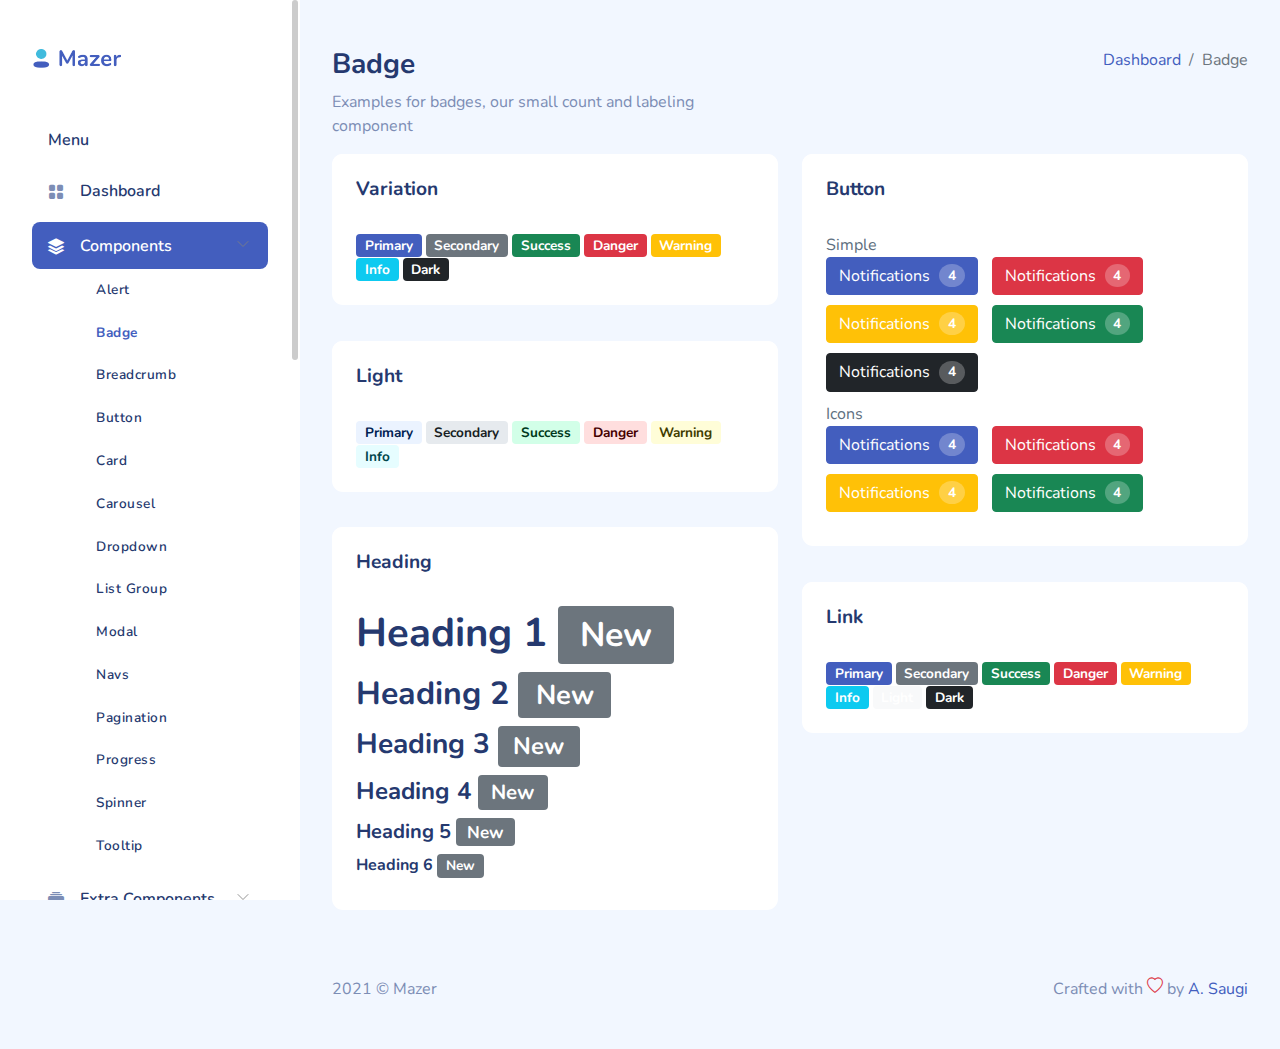
<file: admin/component-badge.html>
<!DOCTYPE html>
<html lang="en">

<head>
    <meta charset="UTF-8">
    <meta name="viewport" content="width=device-width, initial-scale=1.0">
    <title>Badge - Mazer Admin Dashboard</title>

    <link rel="preconnect" href="https://fonts.gstatic.com">
    <link href="https://fonts.googleapis.com/css2?family=Nunito:wght@300;400;600;700;800&display=swap" rel="stylesheet">
    <link rel="stylesheet" href="assets/css/bootstrap.css">

    <link rel="stylesheet" href="assets/vendors/perfect-scrollbar/perfect-scrollbar.css">
    <link rel="stylesheet" href="assets/vendors/bootstrap-icons/bootstrap-icons.css">
    <link rel="stylesheet" href="assets/css/app.css">
    <link rel="shortcut icon" href="assets/images/favicon.svg" type="image/x-icon">
</head>

<body>
    <div id="app">
        <div id="sidebar" class="active">
            <div class="sidebar-wrapper active">
                <div class="sidebar-header">
                    <div class="d-flex justify-content-between">
                        <div class="logo">
                            <a href="index.html"><img src="assets/images/logo/logo.png" alt="Logo" srcset=""></a>
                        </div>
                        <div class="toggler">
                            <a href="#" class="sidebar-hide d-xl-none d-block"><i class="bi bi-x bi-middle"></i></a>
                        </div>
                    </div>
                </div>
                <div class="sidebar-menu">
                    <ul class="menu">
                        <li class="sidebar-title">Menu</li>

                        <li class="sidebar-item  ">
                            <a href="index.html" class='sidebar-link'>
                                <i class="bi bi-grid-fill"></i>
                                <span>Dashboard</span>
                            </a>
                        </li>

                        <li class="sidebar-item active has-sub">
                            <a href="#" class='sidebar-link'>
                                <i class="bi bi-stack"></i>
                                <span>Components</span>
                            </a>
                            <ul class="submenu active">
                                <li class="submenu-item ">
                                    <a href="component-alert.html">Alert</a>
                                </li>
                                <li class="submenu-item active">
                                    <a href="component-badge.html">Badge</a>
                                </li>
                                <li class="submenu-item ">
                                    <a href="component-breadcrumb.html">Breadcrumb</a>
                                </li>
                                <li class="submenu-item ">
                                    <a href="component-button.html">Button</a>
                                </li>
                                <li class="submenu-item ">
                                    <a href="component-card.html">Card</a>
                                </li>
                                <li class="submenu-item ">
                                    <a href="component-carousel.html">Carousel</a>
                                </li>
                                <li class="submenu-item ">
                                    <a href="component-dropdown.html">Dropdown</a>
                                </li>
                                <li class="submenu-item ">
                                    <a href="component-list-group.html">List Group</a>
                                </li>
                                <li class="submenu-item ">
                                    <a href="component-modal.html">Modal</a>
                                </li>
                                <li class="submenu-item ">
                                    <a href="component-navs.html">Navs</a>
                                </li>
                                <li class="submenu-item ">
                                    <a href="component-pagination.html">Pagination</a>
                                </li>
                                <li class="submenu-item ">
                                    <a href="component-progress.html">Progress</a>
                                </li>
                                <li class="submenu-item ">
                                    <a href="component-spinner.html">Spinner</a>
                                </li>
                                <li class="submenu-item ">
                                    <a href="component-tooltip.html">Tooltip</a>
                                </li>
                            </ul>
                        </li>

                        <li class="sidebar-item  has-sub">
                            <a href="#" class='sidebar-link'>
                                <i class="bi bi-collection-fill"></i>
                                <span>Extra Components</span>
                            </a>
                            <ul class="submenu ">
                                <li class="submenu-item ">
                                    <a href="extra-component-avatar.html">Avatar</a>
                                </li>
                                <li class="submenu-item ">
                                    <a href="extra-component-sweetalert.html">Sweet Alert</a>
                                </li>
                                <li class="submenu-item ">
                                    <a href="extra-component-toastify.html">Toastify</a>
                                </li>
                                <li class="submenu-item ">
                                    <a href="extra-component-rating.html">Rating</a>
                                </li>
                                <li class="submenu-item ">
                                    <a href="extra-component-divider.html">Divider</a>
                                </li>
                            </ul>
                        </li>

                        <li class="sidebar-item  has-sub">
                            <a href="#" class='sidebar-link'>
                                <i class="bi bi-grid-1x2-fill"></i>
                                <span>Layouts</span>
                            </a>
                            <ul class="submenu ">
                                <li class="submenu-item ">
                                    <a href="layout-default.html">Default Layout</a>
                                </li>
                                <li class="submenu-item ">
                                    <a href="layout-vertical-1-column.html">1 Column</a>
                                </li>
                                <li class="submenu-item ">
                                    <a href="layout-vertical-navbar.html">Vertical with Navbar</a>
                                </li>
                                <li class="submenu-item ">
                                    <a href="layout-horizontal.html">Horizontal Menu</a>
                                </li>
                            </ul>
                        </li>

                        <li class="sidebar-title">Forms &amp; Tables</li>

                        <li class="sidebar-item  has-sub">
                            <a href="#" class='sidebar-link'>
                                <i class="bi bi-hexagon-fill"></i>
                                <span>Form Elements</span>
                            </a>
                            <ul class="submenu ">
                                <li class="submenu-item ">
                                    <a href="form-element-input.html">Input</a>
                                </li>
                                <li class="submenu-item ">
                                    <a href="form-element-input-group.html">Input Group</a>
                                </li>
                                <li class="submenu-item ">
                                    <a href="form-element-select.html">Select</a>
                                </li>
                                <li class="submenu-item ">
                                    <a href="form-element-radio.html">Radio</a>
                                </li>
                                <li class="submenu-item ">
                                    <a href="form-element-checkbox.html">Checkbox</a>
                                </li>
                                <li class="submenu-item ">
                                    <a href="form-element-textarea.html">Textarea</a>
                                </li>
                            </ul>
                        </li>

                        <li class="sidebar-item  ">
                            <a href="form-layout.html" class='sidebar-link'>
                                <i class="bi bi-file-earmark-medical-fill"></i>
                                <span>Form Layout</span>
                            </a>
                        </li>

                        <li class="sidebar-item  has-sub">
                            <a href="#" class='sidebar-link'>
                                <i class="bi bi-pen-fill"></i>
                                <span>Form Editor</span>
                            </a>
                            <ul class="submenu ">
                                <li class="submenu-item ">
                                    <a href="form-editor-quill.html">Quill</a>
                                </li>
                                <li class="submenu-item ">
                                    <a href="form-editor-ckeditor.html">CKEditor</a>
                                </li>
                                <li class="submenu-item ">
                                    <a href="form-editor-summernote.html">Summernote</a>
                                </li>
                                <li class="submenu-item ">
                                    <a href="form-editor-tinymce.html">TinyMCE</a>
                                </li>
                            </ul>
                        </li>

                        <li class="sidebar-item  ">
                            <a href="table.html" class='sidebar-link'>
                                <i class="bi bi-grid-1x2-fill"></i>
                                <span>Table</span>
                            </a>
                        </li>

                        <li class="sidebar-item  ">
                            <a href="table-datatable.html" class='sidebar-link'>
                                <i class="bi bi-file-earmark-spreadsheet-fill"></i>
                                <span>Datatable</span>
                            </a>
                        </li>

                        <li class="sidebar-title">Extra UI</li>

                        <li class="sidebar-item  has-sub">
                            <a href="#" class='sidebar-link'>
                                <i class="bi bi-pentagon-fill"></i>
                                <span>Widgets</span>
                            </a>
                            <ul class="submenu ">
                                <li class="submenu-item ">
                                    <a href="ui-widgets-chatbox.html">Chatbox</a>
                                </li>
                                <li class="submenu-item ">
                                    <a href="ui-widgets-pricing.html">Pricing</a>
                                </li>
                                <li class="submenu-item ">
                                    <a href="ui-widgets-todolist.html">To-do List</a>
                                </li>
                            </ul>
                        </li>

                        <li class="sidebar-item  has-sub">
                            <a href="#" class='sidebar-link'>
                                <i class="bi bi-egg-fill"></i>
                                <span>Icons</span>
                            </a>
                            <ul class="submenu ">
                                <li class="submenu-item ">
                                    <a href="ui-icons-bootstrap-icons.html">Bootstrap Icons </a>
                                </li>
                                <li class="submenu-item ">
                                    <a href="ui-icons-fontawesome.html">Fontawesome</a>
                                </li>
                                <li class="submenu-item ">
                                    <a href="ui-icons-dripicons.html">Dripicons</a>
                                </li>
                            </ul>
                        </li>

                        <li class="sidebar-item  has-sub">
                            <a href="#" class='sidebar-link'>
                                <i class="bi bi-bar-chart-fill"></i>
                                <span>Charts</span>
                            </a>
                            <ul class="submenu ">
                                <li class="submenu-item ">
                                    <a href="ui-chart-chartjs.html">ChartJS</a>
                                </li>
                                <li class="submenu-item ">
                                    <a href="ui-chart-apexcharts.html">Apexcharts</a>
                                </li>
                            </ul>
                        </li>

                        <li class="sidebar-item  ">
                            <a href="ui-file-uploader.html" class='sidebar-link'>
                                <i class="bi bi-cloud-arrow-up-fill"></i>
                                <span>File Uploader</span>
                            </a>
                        </li>

                        <li class="sidebar-item  has-sub">
                            <a href="#" class='sidebar-link'>
                                <i class="bi bi-map-fill"></i>
                                <span>Maps</span>
                            </a>
                            <ul class="submenu ">
                                <li class="submenu-item ">
                                    <a href="ui-map-google-map.html">Google Map</a>
                                </li>
                                <li class="submenu-item ">
                                    <a href="ui-map-jsvectormap.html">JS Vector Map</a>
                                </li>
                            </ul>
                        </li>

                        <li class="sidebar-title">Pages</li>

                        <li class="sidebar-item  ">
                            <a href="application-email.html" class='sidebar-link'>
                                <i class="bi bi-envelope-fill"></i>
                                <span>Email Application</span>
                            </a>
                        </li>

                        <li class="sidebar-item  ">
                            <a href="application-chat.html" class='sidebar-link'>
                                <i class="bi bi-chat-dots-fill"></i>
                                <span>Chat Application</span>
                            </a>
                        </li>

                        <li class="sidebar-item  ">
                            <a href="application-gallery.html" class='sidebar-link'>
                                <i class="bi bi-image-fill"></i>
                                <span>Photo Gallery</span>
                            </a>
                        </li>

                        <li class="sidebar-item  ">
                            <a href="application-checkout.html" class='sidebar-link'>
                                <i class="bi bi-basket-fill"></i>
                                <span>Checkout Page</span>
                            </a>
                        </li>

                        <li class="sidebar-item  has-sub">
                            <a href="#" class='sidebar-link'>
                                <i class="bi bi-person-badge-fill"></i>
                                <span>Authentication</span>
                            </a>
                            <ul class="submenu ">
                                <li class="submenu-item ">
                                    <a href="auth-login.html">Login</a>
                                </li>
                                <li class="submenu-item ">
                                    <a href="auth-register.html">Register</a>
                                </li>
                                <li class="submenu-item ">
                                    <a href="auth-forgot-password.html">Forgot Password</a>
                                </li>
                            </ul>
                        </li>

                        <li class="sidebar-item  has-sub">
                            <a href="#" class='sidebar-link'>
                                <i class="bi bi-x-octagon-fill"></i>
                                <span>Errors</span>
                            </a>
                            <ul class="submenu ">
                                <li class="submenu-item ">
                                    <a href="error-403.html">403</a>
                                </li>
                                <li class="submenu-item ">
                                    <a href="error-404.html">404</a>
                                </li>
                                <li class="submenu-item ">
                                    <a href="error-500.html">500</a>
                                </li>
                            </ul>
                        </li>

                        <li class="sidebar-title">Raise Support</li>

                        <li class="sidebar-item  ">
                            <a href="https://zuramai.github.io/mazer/docs" class='sidebar-link'>
                                <i class="bi bi-life-preserver"></i>
                                <span>Documentation</span>
                            </a>
                        </li>

                        <li class="sidebar-item  ">
                            <a href="https://github.com/zuramai/mazer/blob/main/CONTRIBUTING.md" class='sidebar-link'>
                                <i class="bi bi-puzzle"></i>
                                <span>Contribute</span>
                            </a>
                        </li>

                        <li class="sidebar-item  ">
                            <a href="https://github.com/zuramai/mazer#donate" class='sidebar-link'>
                                <i class="bi bi-cash"></i>
                                <span>Donate</span>
                            </a>
                        </li>

                    </ul>
                </div>
                <button class="sidebar-toggler btn x"><i data-feather="x"></i></button>
            </div>
        </div>
        <div id="main">
            <header class="mb-3">
                <a href="#" class="burger-btn d-block d-xl-none">
                    <i class="bi bi-justify fs-3"></i>
                </a>
            </header>

            <div class="page-heading">
                <div class="page-title">
                    <div class="row">
                        <div class="col-12 col-md-6 order-md-1 order-last">
                            <h3>Badge</h3>
                            <p class="text-subtitle text-muted">Examples for badges, our small count and labeling
                                component</p>
                        </div>
                        <div class="col-12 col-md-6 order-md-2 order-first">
                            <nav aria-label="breadcrumb" class="breadcrumb-header float-start float-lg-end">
                                <ol class="breadcrumb">
                                    <li class="breadcrumb-item"><a href="index.html">Dashboard</a></li>
                                    <li class="breadcrumb-item active" aria-current="page">Badge</li>
                                </ol>
                            </nav>
                        </div>
                    </div>
                </div>
                <section class="section">
                    <div class="row">
                        <div class="col-12 col-md-6 col-lg-6">
                            <div class="card">
                                <div class="card-header">
                                    <h4>Variation</h4>
                                </div>
                                <div class="card-body">
                                    <div class="badges">
                                        <span class="badge bg-primary">Primary</span>
                                        <span class="badge bg-secondary">Secondary</span>
                                        <span class="badge bg-success">Success</span>
                                        <span class="badge bg-danger">Danger</span>
                                        <span class="badge bg-warning">Warning</span>
                                        <span class="badge bg-info">Info</span>
                                        <span class="badge bg-dark">Dark</span>
                                    </div>
                                </div>
                            </div>
                            <div class="card">
                                <div class="card-header">
                                    <h4>Light</h4>
                                </div>
                                <div class="card-body">
                                    <div class="badges">
                                        <span class="badge bg-light-primary">Primary</span>
                                        <span class="badge bg-light-secondary">Secondary</span>
                                        <span class="badge bg-light-success">Success</span>
                                        <span class="badge bg-light-danger">Danger</span>
                                        <span class="badge bg-light-warning">Warning</span>
                                        <span class="badge bg-light-info">Info</span>
                                        <span class="badge bg-light-dark">Dark</span>
                                    </div>
                                </div>
                            </div>
                            <div class="card">
                                <div class="card-header">
                                    <h4>Heading</h4>
                                </div>
                                <div class="card-body">
                                    <h1>Heading 1 <span class="badge bg-secondary">New</span></h1>
                                    <h2>Heading 2 <span class="badge bg-secondary">New</span></h2>
                                    <h3>Heading 3 <span class="badge bg-secondary">New</span></h3>
                                    <h4>Heading 4 <span class="badge bg-secondary">New</span></h4>
                                    <h5>Heading 5 <span class="badge bg-secondary">New</span></h5>
                                    <h6>Heading 6 <span class="badge bg-secondary">New</span></h6>
                                </div>
                            </div>
                        </div>
                        <div class="col-12 col-md-6 col-lg-6">
                            <div class="card">
                                <div class="card-header">
                                    <h4>Button</h4>
                                </div>
                                <div class="card-body">
                                    <div class="buttons">
                                        <div class="section-title mt-0">Simple</div>
                                        <button type="button" class="btn btn-primary">
                                            Notifications <span class="badge bg-transparent">4</span>
                                        </button>
                                        <button type="button" class="btn btn-danger">
                                            Notifications <span class="badge bg-transparent">4</span>
                                        </button>
                                        <button type="button" class="btn btn-warning">
                                            Notifications <span class="badge bg-transparent">4</span>
                                        </button>
                                        <button type="button" class="btn btn-success">
                                            Notifications <span class="badge bg-transparent">4</span>
                                        </button>
                                        <button type="button" class="btn btn-dark">
                                            Notifications <span class="badge bg-transparent">4</span>
                                        </button>
                                        <div class="section-title">Icons</div>
                                        <button type="button" class="btn btn-primary btn-icon icon-left">
                                            <i class="fas fa-plane"></i> Notifications <span
                                                class="badge bg-transparent">4</span>
                                        </button>
                                        <button type="button" class="btn btn-danger btn-icon icon-left">
                                            <i class="fas fa-plane"></i> Notifications <span
                                                class="badge bg-transparent">4</span>
                                        </button>
                                        <button type="button" class="btn btn-warning btn-icon icon-left">
                                            <i class="fas fa-plane"></i> Notifications <span
                                                class="badge bg-transparent">4</span>
                                        </button>
                                        <button type="button" class="btn btn-success btn-icon icon-left">
                                            <i class="fas fa-plane"></i> Notifications <span
                                                class="badge bg-transparent">4</span>
                                        </button>
                                    </div>
                                </div>
                            </div>
                            <div class="card">
                                <div class="card-header">
                                    <h4>Link</h4>
                                </div>
                                <div class="card-body">
                                    <div class="badges">
                                        <a href="#" class="badge bg-primary">Primary</a>
                                        <a href="#" class="badge bg-secondary">Secondary</a>
                                        <a href="#" class="badge bg-success">Success</a>
                                        <a href="#" class="badge bg-danger">Danger</a>
                                        <a href="#" class="badge bg-warning">Warning</a>
                                        <a href="#" class="badge bg-info">Info</a>
                                        <a href="#" class="badge bg-light">Light</a>
                                        <a href="#" class="badge bg-dark">Dark</a>
                                    </div>
                                </div>
                            </div>
                        </div>
                    </div>
                </section>
            </div>

            <footer>
                <div class="footer clearfix mb-0 text-muted">
                    <div class="float-start">
                        <p>2021 &copy; Mazer</p>
                    </div>
                    <div class="float-end">
                        <p>Crafted with <span class="text-danger"><i class="bi bi-heart"></i></span> by <a
                                href="http://ahmadsaugi.com">A. Saugi</a></p>
                    </div>
                </div>
            </footer>
        </div>
    </div>
    <script src="assets/vendors/perfect-scrollbar/perfect-scrollbar.min.js"></script>
    <script src="assets/js/bootstrap.bundle.min.js"></script>

    <script src="assets/js/main.js"></script>
</body>

</html>
</file>
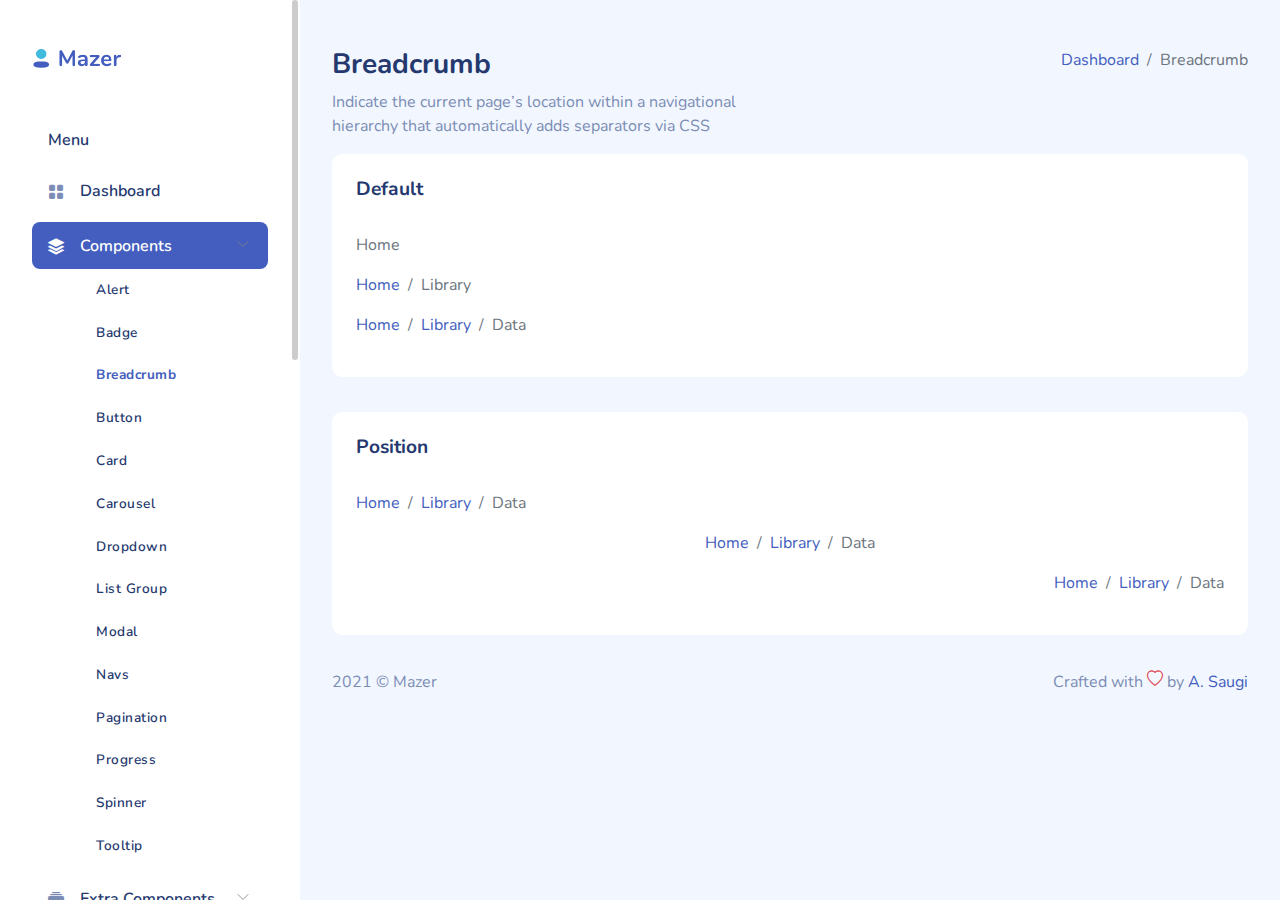
<file: admin/component-breadcrumb.html>
<!DOCTYPE html>
<html lang="en">

<head>
    <meta charset="UTF-8">
    <meta name="viewport" content="width=device-width, initial-scale=1.0">
    <title>Breadcrumb - Mazer Admin Dashboard</title>

    <link rel="preconnect" href="https://fonts.gstatic.com">
    <link href="https://fonts.googleapis.com/css2?family=Nunito:wght@300;400;600;700;800&display=swap" rel="stylesheet">
    <link rel="stylesheet" href="assets/css/bootstrap.css">

    <link rel="stylesheet" href="assets/vendors/perfect-scrollbar/perfect-scrollbar.css">
    <link rel="stylesheet" href="assets/vendors/bootstrap-icons/bootstrap-icons.css">
    <link rel="stylesheet" href="assets/css/app.css">
    <link rel="shortcut icon" href="assets/images/favicon.svg" type="image/x-icon">
</head>

<body>
    <div id="app">
        <div id="sidebar" class="active">
            <div class="sidebar-wrapper active">
                <div class="sidebar-header">
                    <div class="d-flex justify-content-between">
                        <div class="logo">
                            <a href="index.html"><img src="assets/images/logo/logo.png" alt="Logo" srcset=""></a>
                        </div>
                        <div class="toggler">
                            <a href="#" class="sidebar-hide d-xl-none d-block"><i class="bi bi-x bi-middle"></i></a>
                        </div>
                    </div>
                </div>
                <div class="sidebar-menu">
                    <ul class="menu">
                        <li class="sidebar-title">Menu</li>

                        <li class="sidebar-item  ">
                            <a href="index.html" class='sidebar-link'>
                                <i class="bi bi-grid-fill"></i>
                                <span>Dashboard</span>
                            </a>
                        </li>

                        <li class="sidebar-item active has-sub">
                            <a href="#" class='sidebar-link'>
                                <i class="bi bi-stack"></i>
                                <span>Components</span>
                            </a>
                            <ul class="submenu active">
                                <li class="submenu-item ">
                                    <a href="component-alert.html">Alert</a>
                                </li>
                                <li class="submenu-item ">
                                    <a href="component-badge.html">Badge</a>
                                </li>
                                <li class="submenu-item active">
                                    <a href="component-breadcrumb.html">Breadcrumb</a>
                                </li>
                                <li class="submenu-item ">
                                    <a href="component-button.html">Button</a>
                                </li>
                                <li class="submenu-item ">
                                    <a href="component-card.html">Card</a>
                                </li>
                                <li class="submenu-item ">
                                    <a href="component-carousel.html">Carousel</a>
                                </li>
                                <li class="submenu-item ">
                                    <a href="component-dropdown.html">Dropdown</a>
                                </li>
                                <li class="submenu-item ">
                                    <a href="component-list-group.html">List Group</a>
                                </li>
                                <li class="submenu-item ">
                                    <a href="component-modal.html">Modal</a>
                                </li>
                                <li class="submenu-item ">
                                    <a href="component-navs.html">Navs</a>
                                </li>
                                <li class="submenu-item ">
                                    <a href="component-pagination.html">Pagination</a>
                                </li>
                                <li class="submenu-item ">
                                    <a href="component-progress.html">Progress</a>
                                </li>
                                <li class="submenu-item ">
                                    <a href="component-spinner.html">Spinner</a>
                                </li>
                                <li class="submenu-item ">
                                    <a href="component-tooltip.html">Tooltip</a>
                                </li>
                            </ul>
                        </li>

                        <li class="sidebar-item  has-sub">
                            <a href="#" class='sidebar-link'>
                                <i class="bi bi-collection-fill"></i>
                                <span>Extra Components</span>
                            </a>
                            <ul class="submenu ">
                                <li class="submenu-item ">
                                    <a href="extra-component-avatar.html">Avatar</a>
                                </li>
                                <li class="submenu-item ">
                                    <a href="extra-component-sweetalert.html">Sweet Alert</a>
                                </li>
                                <li class="submenu-item ">
                                    <a href="extra-component-toastify.html">Toastify</a>
                                </li>
                                <li class="submenu-item ">
                                    <a href="extra-component-rating.html">Rating</a>
                                </li>
                                <li class="submenu-item ">
                                    <a href="extra-component-divider.html">Divider</a>
                                </li>
                            </ul>
                        </li>

                        <li class="sidebar-item  has-sub">
                            <a href="#" class='sidebar-link'>
                                <i class="bi bi-grid-1x2-fill"></i>
                                <span>Layouts</span>
                            </a>
                            <ul class="submenu ">
                                <li class="submenu-item ">
                                    <a href="layout-default.html">Default Layout</a>
                                </li>
                                <li class="submenu-item ">
                                    <a href="layout-vertical-1-column.html">1 Column</a>
                                </li>
                                <li class="submenu-item ">
                                    <a href="layout-vertical-navbar.html">Vertical with Navbar</a>
                                </li>
                                <li class="submenu-item ">
                                    <a href="layout-horizontal.html">Horizontal Menu</a>
                                </li>
                            </ul>
                        </li>

                        <li class="sidebar-title">Forms &amp; Tables</li>

                        <li class="sidebar-item  has-sub">
                            <a href="#" class='sidebar-link'>
                                <i class="bi bi-hexagon-fill"></i>
                                <span>Form Elements</span>
                            </a>
                            <ul class="submenu ">
                                <li class="submenu-item ">
                                    <a href="form-element-input.html">Input</a>
                                </li>
                                <li class="submenu-item ">
                                    <a href="form-element-input-group.html">Input Group</a>
                                </li>
                                <li class="submenu-item ">
                                    <a href="form-element-select.html">Select</a>
                                </li>
                                <li class="submenu-item ">
                                    <a href="form-element-radio.html">Radio</a>
                                </li>
                                <li class="submenu-item ">
                                    <a href="form-element-checkbox.html">Checkbox</a>
                                </li>
                                <li class="submenu-item ">
                                    <a href="form-element-textarea.html">Textarea</a>
                                </li>
                            </ul>
                        </li>

                        <li class="sidebar-item  ">
                            <a href="form-layout.html" class='sidebar-link'>
                                <i class="bi bi-file-earmark-medical-fill"></i>
                                <span>Form Layout</span>
                            </a>
                        </li>

                        <li class="sidebar-item  has-sub">
                            <a href="#" class='sidebar-link'>
                                <i class="bi bi-pen-fill"></i>
                                <span>Form Editor</span>
                            </a>
                            <ul class="submenu ">
                                <li class="submenu-item ">
                                    <a href="form-editor-quill.html">Quill</a>
                                </li>
                                <li class="submenu-item ">
                                    <a href="form-editor-ckeditor.html">CKEditor</a>
                                </li>
                                <li class="submenu-item ">
                                    <a href="form-editor-summernote.html">Summernote</a>
                                </li>
                                <li class="submenu-item ">
                                    <a href="form-editor-tinymce.html">TinyMCE</a>
                                </li>
                            </ul>
                        </li>

                        <li class="sidebar-item  ">
                            <a href="table.html" class='sidebar-link'>
                                <i class="bi bi-grid-1x2-fill"></i>
                                <span>Table</span>
                            </a>
                        </li>

                        <li class="sidebar-item  ">
                            <a href="table-datatable.html" class='sidebar-link'>
                                <i class="bi bi-file-earmark-spreadsheet-fill"></i>
                                <span>Datatable</span>
                            </a>
                        </li>

                        <li class="sidebar-title">Extra UI</li>

                        <li class="sidebar-item  has-sub">
                            <a href="#" class='sidebar-link'>
                                <i class="bi bi-pentagon-fill"></i>
                                <span>Widgets</span>
                            </a>
                            <ul class="submenu ">
                                <li class="submenu-item ">
                                    <a href="ui-widgets-chatbox.html">Chatbox</a>
                                </li>
                                <li class="submenu-item ">
                                    <a href="ui-widgets-pricing.html">Pricing</a>
                                </li>
                                <li class="submenu-item ">
                                    <a href="ui-widgets-todolist.html">To-do List</a>
                                </li>
                            </ul>
                        </li>

                        <li class="sidebar-item  has-sub">
                            <a href="#" class='sidebar-link'>
                                <i class="bi bi-egg-fill"></i>
                                <span>Icons</span>
                            </a>
                            <ul class="submenu ">
                                <li class="submenu-item ">
                                    <a href="ui-icons-bootstrap-icons.html">Bootstrap Icons </a>
                                </li>
                                <li class="submenu-item ">
                                    <a href="ui-icons-fontawesome.html">Fontawesome</a>
                                </li>
                                <li class="submenu-item ">
                                    <a href="ui-icons-dripicons.html">Dripicons</a>
                                </li>
                            </ul>
                        </li>

                        <li class="sidebar-item  has-sub">
                            <a href="#" class='sidebar-link'>
                                <i class="bi bi-bar-chart-fill"></i>
                                <span>Charts</span>
                            </a>
                            <ul class="submenu ">
                                <li class="submenu-item ">
                                    <a href="ui-chart-chartjs.html">ChartJS</a>
                                </li>
                                <li class="submenu-item ">
                                    <a href="ui-chart-apexcharts.html">Apexcharts</a>
                                </li>
                            </ul>
                        </li>

                        <li class="sidebar-item  ">
                            <a href="ui-file-uploader.html" class='sidebar-link'>
                                <i class="bi bi-cloud-arrow-up-fill"></i>
                                <span>File Uploader</span>
                            </a>
                        </li>

                        <li class="sidebar-item  has-sub">
                            <a href="#" class='sidebar-link'>
                                <i class="bi bi-map-fill"></i>
                                <span>Maps</span>
                            </a>
                            <ul class="submenu ">
                                <li class="submenu-item ">
                                    <a href="ui-map-google-map.html">Google Map</a>
                                </li>
                                <li class="submenu-item ">
                                    <a href="ui-map-jsvectormap.html">JS Vector Map</a>
                                </li>
                            </ul>
                        </li>

                        <li class="sidebar-title">Pages</li>

                        <li class="sidebar-item  ">
                            <a href="application-email.html" class='sidebar-link'>
                                <i class="bi bi-envelope-fill"></i>
                                <span>Email Application</span>
                            </a>
                        </li>

                        <li class="sidebar-item  ">
                            <a href="application-chat.html" class='sidebar-link'>
                                <i class="bi bi-chat-dots-fill"></i>
                                <span>Chat Application</span>
                            </a>
                        </li>

                        <li class="sidebar-item  ">
                            <a href="application-gallery.html" class='sidebar-link'>
                                <i class="bi bi-image-fill"></i>
                                <span>Photo Gallery</span>
                            </a>
                        </li>

                        <li class="sidebar-item  ">
                            <a href="application-checkout.html" class='sidebar-link'>
                                <i class="bi bi-basket-fill"></i>
                                <span>Checkout Page</span>
                            </a>
                        </li>

                        <li class="sidebar-item  has-sub">
                            <a href="#" class='sidebar-link'>
                                <i class="bi bi-person-badge-fill"></i>
                                <span>Authentication</span>
                            </a>
                            <ul class="submenu ">
                                <li class="submenu-item ">
                                    <a href="auth-login.html">Login</a>
                                </li>
                                <li class="submenu-item ">
                                    <a href="auth-register.html">Register</a>
                                </li>
                                <li class="submenu-item ">
                                    <a href="auth-forgot-password.html">Forgot Password</a>
                                </li>
                            </ul>
                        </li>

                        <li class="sidebar-item  has-sub">
                            <a href="#" class='sidebar-link'>
                                <i class="bi bi-x-octagon-fill"></i>
                                <span>Errors</span>
                            </a>
                            <ul class="submenu ">
                                <li class="submenu-item ">
                                    <a href="error-403.html">403</a>
                                </li>
                                <li class="submenu-item ">
                                    <a href="error-404.html">404</a>
                                </li>
                                <li class="submenu-item ">
                                    <a href="error-500.html">500</a>
                                </li>
                            </ul>
                        </li>

                        <li class="sidebar-title">Raise Support</li>

                        <li class="sidebar-item  ">
                            <a href="https://zuramai.github.io/mazer/docs" class='sidebar-link'>
                                <i class="bi bi-life-preserver"></i>
                                <span>Documentation</span>
                            </a>
                        </li>

                        <li class="sidebar-item  ">
                            <a href="https://github.com/zuramai/mazer/blob/main/CONTRIBUTING.md" class='sidebar-link'>
                                <i class="bi bi-puzzle"></i>
                                <span>Contribute</span>
                            </a>
                        </li>

                        <li class="sidebar-item  ">
                            <a href="https://github.com/zuramai/mazer#donate" class='sidebar-link'>
                                <i class="bi bi-cash"></i>
                                <span>Donate</span>
                            </a>
                        </li>

                    </ul>
                </div>
                <button class="sidebar-toggler btn x"><i data-feather="x"></i></button>
            </div>
        </div>
        <div id="main">
            <header class="mb-3">
                <a href="#" class="burger-btn d-block d-xl-none">
                    <i class="bi bi-justify fs-3"></i>
                </a>
            </header>

            <div class="page-heading">
                <div class="page-title">
                    <div class="row">
                        <div class="col-12 col-md-6 order-md-1 order-last">
                            <h3>Breadcrumb</h3>
                            <p class="text-subtitle text-muted">Indicate the current page’s location within a
                                navigational hierarchy
                                that automatically adds separators via CSS</p>
                        </div>
                        <div class="col-12 col-md-6 order-md-2 order-first">
                            <nav aria-label="breadcrumb" class="breadcrumb-header float-start float-lg-end">
                                <ol class="breadcrumb">
                                    <li class="breadcrumb-item"><a href="index.html">Dashboard</a></li>
                                    <li class="breadcrumb-item active" aria-current="page">Breadcrumb</li>
                                </ol>
                            </nav>
                        </div>
                    </div>
                </div>
                <section class="section">
                    <div class="card">
                        <div class="card-header">
                            <h4 class="card-title">Default</h4>
                        </div>
                        <div class="card-body">
                            <nav aria-label="breadcrumb">
                                <ol class="breadcrumb">
                                    <li class="breadcrumb-item active" aria-current="page">Home</li>
                                </ol>
                            </nav>

                            <nav aria-label="breadcrumb">
                                <ol class="breadcrumb">
                                    <li class="breadcrumb-item"><a href="#">Home</a></li>
                                    <li class="breadcrumb-item active" aria-current="page">Library</li>
                                </ol>
                            </nav>

                            <nav aria-label="breadcrumb">
                                <ol class="breadcrumb">
                                    <li class="breadcrumb-item"><a href="#">Home</a></li>
                                    <li class="breadcrumb-item"><a href="#">Library</a></li>
                                    <li class="breadcrumb-item active" aria-current="page">Data</li>
                                </ol>
                            </nav>
                        </div>
                    </div>
                    <div class="card">
                        <div class="card-header">
                            <h4 class="card-title">Position</h4>
                        </div>
                        <div class="card-body">
                            <nav aria-label="breadcrumb">
                                <ol class="breadcrumb">
                                    <li class="breadcrumb-item"><a href="#">Home</a></li>
                                    <li class="breadcrumb-item"><a href="#">Library</a></li>
                                    <li class="breadcrumb-item active" aria-current="page">Data</li>
                                </ol>
                            </nav>
                            <nav aria-label="breadcrumb">
                                <ol class="breadcrumb breadcrumb-center">
                                    <li class="breadcrumb-item"><a href="#">Home</a></li>
                                    <li class="breadcrumb-item"><a href="#">Library</a></li>
                                    <li class="breadcrumb-item active" aria-current="page">Data</li>
                                </ol>
                            </nav>
                            <nav aria-label="breadcrumb">
                                <ol class="breadcrumb breadcrumb-right">
                                    <li class="breadcrumb-item"><a href="#">Home</a></li>
                                    <li class="breadcrumb-item"><a href="#">Library</a></li>
                                    <li class="breadcrumb-item active" aria-current="page">Data</li>
                                </ol>
                            </nav>
                        </div>
                    </div>
                </section>

            </div>

            <footer>
                <div class="footer clearfix mb-0 text-muted">
                    <div class="float-start">
                        <p>2021 &copy; Mazer</p>
                    </div>
                    <div class="float-end">
                        <p>Crafted with <span class="text-danger"><i class="bi bi-heart"></i></span> by <a
                                href="http://ahmadsaugi.com">A. Saugi</a></p>
                    </div>
                </div>
            </footer>
        </div>
    </div>
    <script src="assets/vendors/perfect-scrollbar/perfect-scrollbar.min.js"></script>
    <script src="assets/js/bootstrap.bundle.min.js"></script>

    <script src="assets/js/main.js"></script>
</body>

</html>
</file>
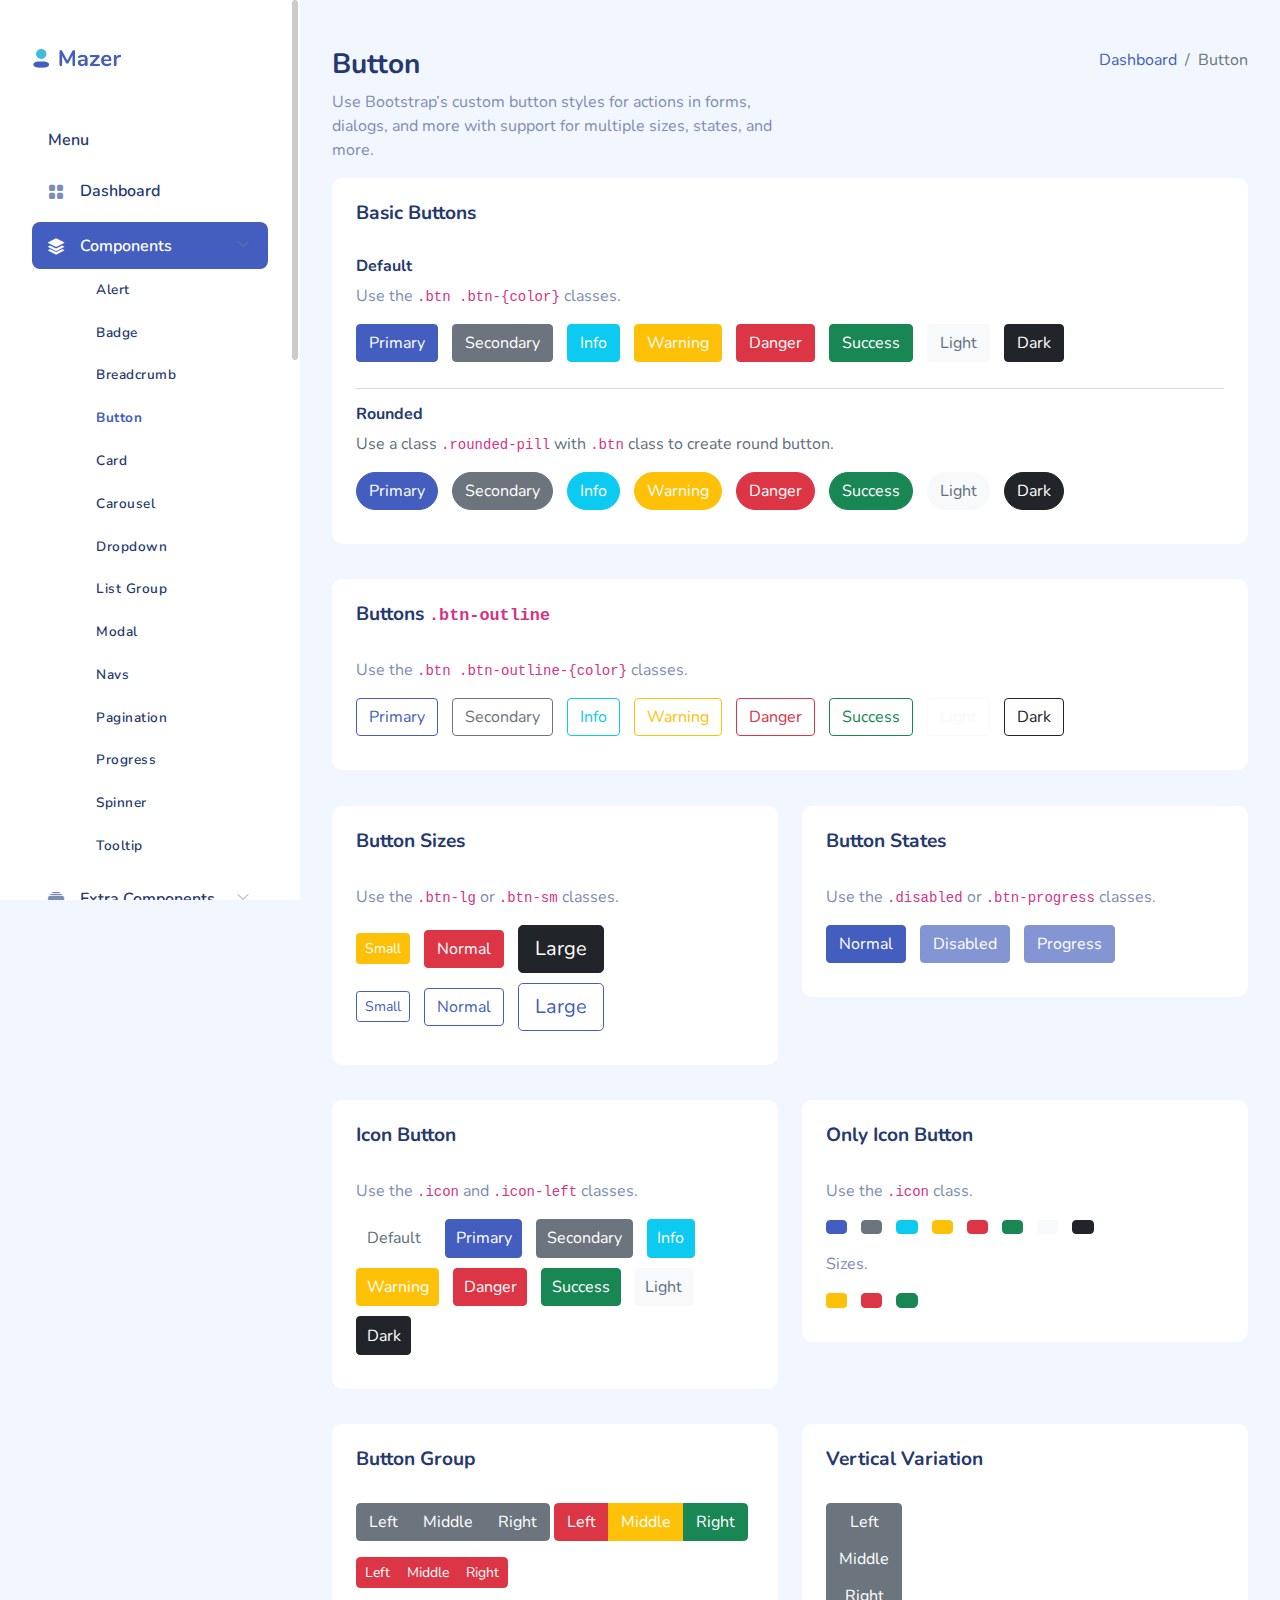
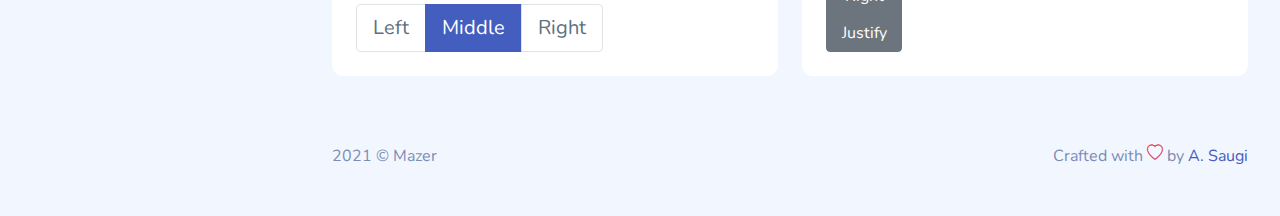
<file: admin/component-button.html>
<!DOCTYPE html>
<html lang="en">

<head>
    <meta charset="UTF-8">
    <meta name="viewport" content="width=device-width, initial-scale=1.0">
    <title>Button - Mazer Admin Dashboard</title>

    <link rel="preconnect" href="https://fonts.gstatic.com">
    <link href="https://fonts.googleapis.com/css2?family=Nunito:wght@300;400;600;700;800&display=swap" rel="stylesheet">
    <link rel="stylesheet" href="assets/css/bootstrap.css">

    <link rel="stylesheet" href="assets/vendors/perfect-scrollbar/perfect-scrollbar.css">
    <link rel="stylesheet" href="assets/vendors/bootstrap-icons/bootstrap-icons.css">
    <link rel="stylesheet" href="assets/css/app.css">
    <link rel="shortcut icon" href="assets/images/favicon.svg" type="image/x-icon">
</head>

<body>
    <div id="app">
        <div id="sidebar" class="active">
            <div class="sidebar-wrapper active">
                <div class="sidebar-header">
                    <div class="d-flex justify-content-between">
                        <div class="logo">
                            <a href="index.html"><img src="assets/images/logo/logo.png" alt="Logo" srcset=""></a>
                        </div>
                        <div class="toggler">
                            <a href="#" class="sidebar-hide d-xl-none d-block"><i class="bi bi-x bi-middle"></i></a>
                        </div>
                    </div>
                </div>
                <div class="sidebar-menu">
                    <ul class="menu">
                        <li class="sidebar-title">Menu</li>

                        <li class="sidebar-item  ">
                            <a href="index.html" class='sidebar-link'>
                                <i class="bi bi-grid-fill"></i>
                                <span>Dashboard</span>
                            </a>
                        </li>

                        <li class="sidebar-item active has-sub">
                            <a href="#" class='sidebar-link'>
                                <i class="bi bi-stack"></i>
                                <span>Components</span>
                            </a>
                            <ul class="submenu active">
                                <li class="submenu-item ">
                                    <a href="component-alert.html">Alert</a>
                                </li>
                                <li class="submenu-item ">
                                    <a href="component-badge.html">Badge</a>
                                </li>
                                <li class="submenu-item ">
                                    <a href="component-breadcrumb.html">Breadcrumb</a>
                                </li>
                                <li class="submenu-item active">
                                    <a href="component-button.html">Button</a>
                                </li>
                                <li class="submenu-item ">
                                    <a href="component-card.html">Card</a>
                                </li>
                                <li class="submenu-item ">
                                    <a href="component-carousel.html">Carousel</a>
                                </li>
                                <li class="submenu-item ">
                                    <a href="component-dropdown.html">Dropdown</a>
                                </li>
                                <li class="submenu-item ">
                                    <a href="component-list-group.html">List Group</a>
                                </li>
                                <li class="submenu-item ">
                                    <a href="component-modal.html">Modal</a>
                                </li>
                                <li class="submenu-item ">
                                    <a href="component-navs.html">Navs</a>
                                </li>
                                <li class="submenu-item ">
                                    <a href="component-pagination.html">Pagination</a>
                                </li>
                                <li class="submenu-item ">
                                    <a href="component-progress.html">Progress</a>
                                </li>
                                <li class="submenu-item ">
                                    <a href="component-spinner.html">Spinner</a>
                                </li>
                                <li class="submenu-item ">
                                    <a href="component-tooltip.html">Tooltip</a>
                                </li>
                            </ul>
                        </li>

                        <li class="sidebar-item  has-sub">
                            <a href="#" class='sidebar-link'>
                                <i class="bi bi-collection-fill"></i>
                                <span>Extra Components</span>
                            </a>
                            <ul class="submenu ">
                                <li class="submenu-item ">
                                    <a href="extra-component-avatar.html">Avatar</a>
                                </li>
                                <li class="submenu-item ">
                                    <a href="extra-component-sweetalert.html">Sweet Alert</a>
                                </li>
                                <li class="submenu-item ">
                                    <a href="extra-component-toastify.html">Toastify</a>
                                </li>
                                <li class="submenu-item ">
                                    <a href="extra-component-rating.html">Rating</a>
                                </li>
                                <li class="submenu-item ">
                                    <a href="extra-component-divider.html">Divider</a>
                                </li>
                            </ul>
                        </li>

                        <li class="sidebar-item  has-sub">
                            <a href="#" class='sidebar-link'>
                                <i class="bi bi-grid-1x2-fill"></i>
                                <span>Layouts</span>
                            </a>
                            <ul class="submenu ">
                                <li class="submenu-item ">
                                    <a href="layout-default.html">Default Layout</a>
                                </li>
                                <li class="submenu-item ">
                                    <a href="layout-vertical-1-column.html">1 Column</a>
                                </li>
                                <li class="submenu-item ">
                                    <a href="layout-vertical-navbar.html">Vertical with Navbar</a>
                                </li>
                                <li class="submenu-item ">
                                    <a href="layout-horizontal.html">Horizontal Menu</a>
                                </li>
                            </ul>
                        </li>

                        <li class="sidebar-title">Forms &amp; Tables</li>

                        <li class="sidebar-item  has-sub">
                            <a href="#" class='sidebar-link'>
                                <i class="bi bi-hexagon-fill"></i>
                                <span>Form Elements</span>
                            </a>
                            <ul class="submenu ">
                                <li class="submenu-item ">
                                    <a href="form-element-input.html">Input</a>
                                </li>
                                <li class="submenu-item ">
                                    <a href="form-element-input-group.html">Input Group</a>
                                </li>
                                <li class="submenu-item ">
                                    <a href="form-element-select.html">Select</a>
                                </li>
                                <li class="submenu-item ">
                                    <a href="form-element-radio.html">Radio</a>
                                </li>
                                <li class="submenu-item ">
                                    <a href="form-element-checkbox.html">Checkbox</a>
                                </li>
                                <li class="submenu-item ">
                                    <a href="form-element-textarea.html">Textarea</a>
                                </li>
                            </ul>
                        </li>

                        <li class="sidebar-item  ">
                            <a href="form-layout.html" class='sidebar-link'>
                                <i class="bi bi-file-earmark-medical-fill"></i>
                                <span>Form Layout</span>
                            </a>
                        </li>

                        <li class="sidebar-item  has-sub">
                            <a href="#" class='sidebar-link'>
                                <i class="bi bi-pen-fill"></i>
                                <span>Form Editor</span>
                            </a>
                            <ul class="submenu ">
                                <li class="submenu-item ">
                                    <a href="form-editor-quill.html">Quill</a>
                                </li>
                                <li class="submenu-item ">
                                    <a href="form-editor-ckeditor.html">CKEditor</a>
                                </li>
                                <li class="submenu-item ">
                                    <a href="form-editor-summernote.html">Summernote</a>
                                </li>
                                <li class="submenu-item ">
                                    <a href="form-editor-tinymce.html">TinyMCE</a>
                                </li>
                            </ul>
                        </li>

                        <li class="sidebar-item  ">
                            <a href="table.html" class='sidebar-link'>
                                <i class="bi bi-grid-1x2-fill"></i>
                                <span>Table</span>
                            </a>
                        </li>

                        <li class="sidebar-item  ">
                            <a href="table-datatable.html" class='sidebar-link'>
                                <i class="bi bi-file-earmark-spreadsheet-fill"></i>
                                <span>Datatable</span>
                            </a>
                        </li>

                        <li class="sidebar-title">Extra UI</li>

                        <li class="sidebar-item  has-sub">
                            <a href="#" class='sidebar-link'>
                                <i class="bi bi-pentagon-fill"></i>
                                <span>Widgets</span>
                            </a>
                            <ul class="submenu ">
                                <li class="submenu-item ">
                                    <a href="ui-widgets-chatbox.html">Chatbox</a>
                                </li>
                                <li class="submenu-item ">
                                    <a href="ui-widgets-pricing.html">Pricing</a>
                                </li>
                                <li class="submenu-item ">
                                    <a href="ui-widgets-todolist.html">To-do List</a>
                                </li>
                            </ul>
                        </li>

                        <li class="sidebar-item  has-sub">
                            <a href="#" class='sidebar-link'>
                                <i class="bi bi-egg-fill"></i>
                                <span>Icons</span>
                            </a>
                            <ul class="submenu ">
                                <li class="submenu-item ">
                                    <a href="ui-icons-bootstrap-icons.html">Bootstrap Icons </a>
                                </li>
                                <li class="submenu-item ">
                                    <a href="ui-icons-fontawesome.html">Fontawesome</a>
                                </li>
                                <li class="submenu-item ">
                                    <a href="ui-icons-dripicons.html">Dripicons</a>
                                </li>
                            </ul>
                        </li>

                        <li class="sidebar-item  has-sub">
                            <a href="#" class='sidebar-link'>
                                <i class="bi bi-bar-chart-fill"></i>
                                <span>Charts</span>
                            </a>
                            <ul class="submenu ">
                                <li class="submenu-item ">
                                    <a href="ui-chart-chartjs.html">ChartJS</a>
                                </li>
                                <li class="submenu-item ">
                                    <a href="ui-chart-apexcharts.html">Apexcharts</a>
                                </li>
                            </ul>
                        </li>

                        <li class="sidebar-item  ">
                            <a href="ui-file-uploader.html" class='sidebar-link'>
                                <i class="bi bi-cloud-arrow-up-fill"></i>
                                <span>File Uploader</span>
                            </a>
                        </li>

                        <li class="sidebar-item  has-sub">
                            <a href="#" class='sidebar-link'>
                                <i class="bi bi-map-fill"></i>
                                <span>Maps</span>
                            </a>
                            <ul class="submenu ">
                                <li class="submenu-item ">
                                    <a href="ui-map-google-map.html">Google Map</a>
                                </li>
                                <li class="submenu-item ">
                                    <a href="ui-map-jsvectormap.html">JS Vector Map</a>
                                </li>
                            </ul>
                        </li>

                        <li class="sidebar-title">Pages</li>

                        <li class="sidebar-item  ">
                            <a href="application-email.html" class='sidebar-link'>
                                <i class="bi bi-envelope-fill"></i>
                                <span>Email Application</span>
                            </a>
                        </li>

                        <li class="sidebar-item  ">
                            <a href="application-chat.html" class='sidebar-link'>
                                <i class="bi bi-chat-dots-fill"></i>
                                <span>Chat Application</span>
                            </a>
                        </li>

                        <li class="sidebar-item  ">
                            <a href="application-gallery.html" class='sidebar-link'>
                                <i class="bi bi-image-fill"></i>
                                <span>Photo Gallery</span>
                            </a>
                        </li>

                        <li class="sidebar-item  ">
                            <a href="application-checkout.html" class='sidebar-link'>
                                <i class="bi bi-basket-fill"></i>
                                <span>Checkout Page</span>
                            </a>
                        </li>

                        <li class="sidebar-item  has-sub">
                            <a href="#" class='sidebar-link'>
                                <i class="bi bi-person-badge-fill"></i>
                                <span>Authentication</span>
                            </a>
                            <ul class="submenu ">
                                <li class="submenu-item ">
                                    <a href="auth-login.html">Login</a>
                                </li>
                                <li class="submenu-item ">
                                    <a href="auth-register.html">Register</a>
                                </li>
                                <li class="submenu-item ">
                                    <a href="auth-forgot-password.html">Forgot Password</a>
                                </li>
                            </ul>
                        </li>

                        <li class="sidebar-item  has-sub">
                            <a href="#" class='sidebar-link'>
                                <i class="bi bi-x-octagon-fill"></i>
                                <span>Errors</span>
                            </a>
                            <ul class="submenu ">
                                <li class="submenu-item ">
                                    <a href="error-403.html">403</a>
                                </li>
                                <li class="submenu-item ">
                                    <a href="error-404.html">404</a>
                                </li>
                                <li class="submenu-item ">
                                    <a href="error-500.html">500</a>
                                </li>
                            </ul>
                        </li>

                        <li class="sidebar-title">Raise Support</li>

                        <li class="sidebar-item  ">
                            <a href="https://zuramai.github.io/mazer/docs" class='sidebar-link'>
                                <i class="bi bi-life-preserver"></i>
                                <span>Documentation</span>
                            </a>
                        </li>

                        <li class="sidebar-item  ">
                            <a href="https://github.com/zuramai/mazer/blob/main/CONTRIBUTING.md" class='sidebar-link'>
                                <i class="bi bi-puzzle"></i>
                                <span>Contribute</span>
                            </a>
                        </li>

                        <li class="sidebar-item  ">
                            <a href="https://github.com/zuramai/mazer#donate" class='sidebar-link'>
                                <i class="bi bi-cash"></i>
                                <span>Donate</span>
                            </a>
                        </li>

                    </ul>
                </div>
                <button class="sidebar-toggler btn x"><i data-feather="x"></i></button>
            </div>
        </div>
        <div id="main">
            <header class="mb-3">
                <a href="#" class="burger-btn d-block d-xl-none">
                    <i class="bi bi-justify fs-3"></i>
                </a>
            </header>

            <div class="page-heading">
                <div class="page-title">
                    <div class="row">
                        <div class="col-12 col-md-6 order-md-1 order-last">
                            <h3>Button</h3>
                            <p class="text-subtitle text-muted">Use Bootstrap’s custom button styles for actions in
                                forms, dialogs,
                                and more with support for multiple sizes, states,
                                and more.</p>
                        </div>
                        <div class="col-12 col-md-6 order-md-2 order-first">
                            <nav aria-label="breadcrumb" class="breadcrumb-header float-start float-lg-end">
                                <ol class="breadcrumb">
                                    <li class="breadcrumb-item"><a href="index.html">Dashboard</a></li>
                                    <li class="breadcrumb-item active" aria-current="page">Button</li>
                                </ol>
                            </nav>
                        </div>
                    </div>
                </div>
                <section class="section">

                    <div class="row">
                        <div class="col-12">
                            <div class="card">
                                <div class="card-header">
                                    <h4>Basic Buttons</h4>
                                </div>
                                <div class="card-body">
                                    <h6>Default</h6>
                                    <p class="text-muted">Use the <code>.btn .btn-{color}</code> classes.</p>
                                    <div class="buttons">
                                        <a href="#" class="btn btn-primary">Primary</a>
                                        <a href="#" class="btn btn-secondary">Secondary</a>
                                        <a href="#" class="btn btn-info">Info</a>
                                        <a href="#" class="btn btn-warning">Warning</a>
                                        <a href="#" class="btn btn-danger">Danger</a>
                                        <a href="#" class="btn btn-success">Success</a>
                                        <a href="#" class="btn btn-light">Light</a>
                                        <a href="#" class="btn btn-dark">Dark</a>
                                    </div>
                                    <hr>
                                    <h6>Rounded</h6>
                                    <p>Use a class <code>.rounded-pill</code> with <code>.btn</code> class to create
                                        round button.</p>
                                    <div class="buttons">
                                        <a href="#" class="btn btn-primary rounded-pill">Primary</a>
                                        <a href="#" class="btn btn-secondary rounded-pill">Secondary</a>
                                        <a href="#" class="btn btn-info rounded-pill">Info</a>
                                        <a href="#" class="btn btn-warning rounded-pill">Warning</a>
                                        <a href="#" class="btn btn-danger rounded-pill">Danger</a>
                                        <a href="#" class="btn btn-success rounded-pill">Success</a>
                                        <a href="#" class="btn btn-light rounded-pill">Light</a>
                                        <a href="#" class="btn btn-dark rounded-pill">Dark</a>
                                    </div>
                                </div>
                            </div>
                        </div>
                        <div class="col-12">
                            <div class="card">
                                <div class="card-header">
                                    <h4>Buttons <code>.btn-outline</code></h4>
                                </div>
                                <div class="card-body">
                                    <p class="text-muted">Use the <code>.btn .btn-outline-{color}</code> classes.</p>
                                    <div class="buttons">
                                        <a href="#" class="btn btn-outline-primary">Primary</a>
                                        <a href="#" class="btn btn-outline-secondary">Secondary</a>
                                        <a href="#" class="btn btn-outline-info">Info</a>
                                        <a href="#" class="btn btn-outline-warning">Warning</a>
                                        <a href="#" class="btn btn-outline-danger">Danger</a>
                                        <a href="#" class="btn btn-outline-success">Success</a>
                                        <a href="#" class="btn btn-outline-light">Light</a>
                                        <a href="#" class="btn btn-outline-dark">Dark</a>
                                    </div>
                                </div>
                            </div>
                        </div>
                    </div>
                    <div class="row">
                        <div class="col-12 col-md-6 col-lg-6">
                            <div class="card">
                                <div class="card-header">
                                    <h4>Button Sizes</h4>
                                </div>
                                <div class="card-body">
                                    <p class="text-muted">Use the <code>.btn-lg</code> or <code>.btn-sm</code> classes.
                                    </p>
                                    <div class="buttons">
                                        <a href="#" class="btn btn-sm btn-warning">Small</a>
                                        <a href="#" class="btn btn-danger">Normal</a>
                                        <a href="#" class="btn btn-lg btn-dark">Large</a>
                                    </div>
                                    <div class="buttons">
                                        <a href="#" class="btn btn-sm btn-outline-primary">Small</a>
                                        <a href="#" class="btn btn-outline-primary">Normal</a>
                                        <a href="#" class="btn btn-lg btn-outline-primary">Large</a>
                                    </div>
                                </div>
                            </div>
                        </div>
                        <div class="col-12 col-md-6 col-lg-6">
                            <div class="card">
                                <div class="card-header">
                                    <h4>Button States</h4>
                                </div>
                                <div class="card-body">
                                    <p class="text-muted">Use the <code>.disabled</code> or <code>.btn-progress</code>
                                        classes.</p>
                                    <div class="buttons">
                                        <a href="#" class="btn btn-primary">Normal</a>
                                        <a href="#" class="btn disabled btn-primary">Disabled</a>
                                        <a href="#" class="btn disabled btn-primary btn-progress">Progress</a>
                                    </div>
                                </div>
                            </div>
                        </div>
                    </div>
                    <div class="row">
                        <div class="col-12 col-md-6 col-lg-6">
                            <div class="card">
                                <div class="card-header">
                                    <h4>Icon Button</h4>
                                </div>
                                <div class="card-body">
                                    <p class="text-muted">Use the <code>.icon</code> and <code>.icon-left</code>
                                        classes.</p>
                                    <div class="buttons">
                                        <a href="#" class="btn icon icon-left"><i data-feather="user"></i> Default</a>
                                        <a href="#" class="btn icon icon-left btn-primary"><i data-feather="edit"></i>
                                            Primary</a>
                                        <a href="#" class="btn icon icon-left btn-secondary"><i data-feather="user"></i>
                                            Secondary</a>
                                        <a href="#" class="btn icon icon-left btn-info"><i data-feather="info"></i>
                                            Info</a>
                                        <a href="#" class="btn icon icon-left btn-warning"><i
                                                data-feather="alert-triangle"></i>
                                            Warning</a>
                                        <a href="#" class="btn icon icon-left btn-danger"><i
                                                data-feather="alert-circle"></i>
                                            Danger</a>
                                        <a href="#" class="btn icon icon-left btn-success"><i
                                                data-feather="check-circle"></i>
                                            Success</a>
                                        <a href="#" class="btn icon icon-left btn-light"><i data-feather="star"></i>
                                            Light</a>
                                        <a href="#" class="btn icon icon-left btn-dark"><i data-feather="file"></i>
                                            Dark</a>
                                    </div>
                                </div>
                            </div>
                        </div>
                        <div class="col-12 col-md-6 col-lg-6">
                            <div class="card">
                                <div class="card-header">
                                    <h4>Only Icon Button</h4>
                                </div>
                                <div class="card-body">
                                    <p class="text-muted">Use the <code>.icon</code> class.</p>
                                    <div class="buttons">
                                        <a href="#" class="btn icon btn-primary"><i data-feather="edit"></i></a>
                                        <a href="#" class="btn icon btn-secondary"><i data-feather="user"></i></a>
                                        <a href="#" class="btn icon btn-info"><i data-feather="info-circle"></i></a>
                                        <a href="#" class="btn icon btn-warning"><i
                                                data-feather="exclamation-triangle"></i></a>
                                        <a href="#" class="btn icon btn-danger"><i data-feather="times"></i></a>
                                        <a href="#" class="btn icon btn-success"><i data-feather="check"></i></a>
                                        <a href="#" class="btn icon btn-light"><i data-feather="star"></i></a>
                                        <a href="#" class="btn icon btn-dark"><i data-feather="file"></i></a>
                                    </div>
                                    <p class="text-muted mt-2">Sizes.</p>
                                    <div class="buttons">
                                        <a href="#" class="btn icon btn-sm btn-warning"><i
                                                data-feather="exclamation-triangle"></i></a>
                                        <a href="#" class="btn icon btn-danger"><i data-feather="times"></i></a>
                                        <a href="#" class="btn icon btn-lg btn-success"><i data-feather="check"></i></a>
                                    </div>
                                </div>
                            </div>
                        </div>
                    </div>
                    <div class="row">
                        <div class="col-12 col-md-6 col-lg-6">
                            <div class="card">
                                <div class="card-header">
                                    <h4>Button Group</h4>
                                </div>
                                <div class="card-body">
                                    <div class="btn-group mb-3" role="group" aria-label="Basic example">
                                        <button type="button" class="btn btn-secondary">Left</button>
                                        <button type="button" class="btn btn-secondary">Middle</button>
                                        <button type="button" class="btn btn-secondary">Right</button>
                                    </div>
                                    <div class="btn-group mb-3" role="group" aria-label="Basic example">
                                        <button type="button" class="btn btn-danger">Left</button>
                                        <button type="button" class="btn btn-warning">Middle</button>
                                        <button type="button" class="btn btn-success">Right</button>
                                    </div>
                                    <div class="btn-group mb-3 btn-group-sm" role="group" aria-label="Basic example">
                                        <button type="button" class="btn btn-danger">Left</button>
                                        <button type="button" class="btn btn-danger">Middle</button>
                                        <button type="button" class="btn btn-danger">Right</button>
                                    </div>
                                    <div class="clearfix"></div>
                                    <div class="btn-group btn-group-lg" role="group" aria-label="Basic example">
                                        <button type="button" class="btn">Left</button>
                                        <button type="button" class="btn btn-primary">Middle</button>
                                        <button type="button" class="btn">Right</button>
                                    </div>
                                </div>
                            </div>
                        </div>
                        <div class="col-12 col-md-6 col-lg-6">
                            <div class="card">
                                <div class="card-header">
                                    <h4>Vertical Variation</h4>
                                </div>
                                <div class="card-body">
                                    <div class="btn-group-vertical" role="group" aria-label="Basic example">
                                        <button type="button" class="btn btn-secondary">Left</button>
                                        <button type="button" class="btn btn-secondary">Middle</button>
                                        <button type="button" class="btn btn-secondary">Right</button>
                                        <button type="button" class="btn btn-secondary">Justify</button>
                                    </div>
                                </div>
                            </div>
                        </div>
                    </div>
                </section>
            </div>

            <footer>
                <div class="footer clearfix mb-0 text-muted">
                    <div class="float-start">
                        <p>2021 &copy; Mazer</p>
                    </div>
                    <div class="float-end">
                        <p>Crafted with <span class="text-danger"><i class="bi bi-heart"></i></span> by <a
                                href="http://ahmadsaugi.com">A. Saugi</a></p>
                    </div>
                </div>
            </footer>
        </div>
    </div>
    <script src="assets/vendors/perfect-scrollbar/perfect-scrollbar.min.js"></script>
    <script src="assets/js/bootstrap.bundle.min.js"></script>

    <script src="assets/js/main.js"></script>
</body>

</html>
</file>
<file: assets/css/style.css>
*{
    margin: 0;
    padding: 0;
    box-sizing: border-box;
}

a{
    text-decoration: none;
    color: black;
}
/* ======================== Header css ==================== */
.headerpart{
    background: linear-gradient(
    to bottom,
    rgba(0,0,0, 0),
    rgba(0,0,0, 100)
    ),url(../images/backbanner.jpg);
    background-size: cover;
    width: 100vw;
    height: 35vh;
    transition: 1s ease;
    animation-name: backimage;
    animation-duration: 60s;
 
    animation-iteration-count: infinite;
}

@keyframes backimage {
    0%{
        background: linear-gradient(
            to bottom,
            rgba(0,0,0, 0),
            rgba(0,0,0, 100)
        ),url(../images/backbanner.jpg);
        background-size: cover;
        transition: 1s ease;
    }
    25%{
        background: linear-gradient(
            to bottom,
            rgba(0,0,0, 0),
            rgba(0,0,0, 100)
        ),url(../images/one.jpg);
        background-size: cover;
        transition: 1s ease;
    }
    50%{
        background: linear-gradient(
            to bottom,
            rgba(0,0,0, 0),
            rgba(0,0,0, 100)
        ),url(../images/two.jpg);
        background-size: cover;
    }
    75%{
        background: linear-gradient(
            to bottom,
            rgba(0,0,0, 0),
            rgba(0,0,0, 100)
        ),url(../images/three.jpg);
        background-size: cover;
    }
    100%{
        background: linear-gradient(
            to bottom,
            rgba(0,0,0, 0),
            rgba(0,0,0, 100)
        ),url(../images/four.jpg);
        background-size: cover;
    }
    
}

.head-content{
    height: 80%;
    display: flex;
    justify-content: center;
    align-items: center;
}
/* ======================== Header css ==================== */

/* ======================== skill card css ==================== */
.skillcardsection{
    margin: 50px 0px;
}
/* ==================== filter box css ============================= */
.filter_box{
    padding: 10px 20px;
}
.filter_head{
    display: flex;
    justify-content: space-between;
}
.filter_head>h5{
    font-weight: bold;
    font-size: 15px;
}
.filter_head>span{
    font-weight: bold;
    color: gray;
    font-size: 13px;
}

.accordion-button{
  
    padding: 20px 0px;
}
.accordion-button:not(.collapsed) {
    color: black !important;
    background-color: transparent !important;
    box-shadow: transparent !important;
    border:  none !important;
    outline: none !important;
}
.accordion-button:active{
    border:  none !important;
    outline: none !important;
    box-shadow: none !important;

}
.accordion-button:focus{
    box-shadow: none !important;
}
.skilllist,.pricelist{
    display: flex;
    flex-direction: column;
}
.skilllist>a,.pricelist>a{

    text-decoration: none;
    color: gray;
}
.pricebarinput{
    width: 100%;
    padding: 6px;
    border: 2px solid grey;
    border-radius: 6px;
    
}

.pricebarinput:focus{
    outline: none;
    border: 2px solid rgb(25, 37, 255);
    
}
.pricebtn{
    border-radius: 6px;
    background-color: blue;
    color: white;
    border: none;
    width: 100%;
    height: 100%;
}
.searchbarbox{
    padding: 20px 20px;
    border-radius: 10px;
    background-color: white;
    
}
.searchbarbox>input{
    width: 85%;
    border: none;
    background-color: transparent;
    padding: 10px 0px;
    border-bottom: 1px solid blue;
    color: blue;
    
    animation: search 1s infinite ease;
    
}

@keyframes search {
    0%{
        border-bottom: 1px solid blue;
        
    }
    50%{
        border-bottom: 1px solid transparent;

    }
    100%{
        border-bottom: 1px solid blue;
       

    }
}
.searchbarbox>input::placeholder{
    font-size: 20px;
    color: rgb(198, 195, 195);
}
.searchbarbox>input:focus{
    outline: none;
}
.searchbarbox>button{
    border: none;
    padding: 12px 20px;
    color: white;
    width: 10%;
    background-color: rgb(0, 47, 255);
    transition: .5s ease;
}
.searchbarbox>button:hover{
    background-color: rgb(239, 237, 237);
    color: blue;
}
/* ==================== filter box css ============================= */


/* ======================== skill card css ==================== */
.skillcard {
    transition: transform 0.3s ease, box-shadow 0.3s ease;
    position: relative;
}

.skillcard:hover {
    transform: scale(0.9); /* Slightly zoom in */
    box-shadow: 0 4px 10px rgba(0, 0, 0, 0.2); /* Small shadow */
    border: 1px solid rgb(201, 201, 201);
    
}

.skillcard1{
    padding: 20px;
    margin: 0px 10px;
   
}

.toprated{
    position: absolute;
    background-color:gold;
    padding: 5px;
    font-weight: bold;
    color: rgb(0, 0, 0);
    top: 40px;
    font-size: 15px;
    margin: 3px;
   
}

.btnwhatsapp{
    width: 94%;
}

.fas.fa-heart {
    color: rgb(192, 192, 192); 
    transition: color 0.3s, transform 0.3s; 
    font-size: 1.0rem; 
}
.fas.fa-heart.text-danger {
    color: rgb(255, 54, 54); 
}
</file>
<file: admin/assets/vendors/perfect-scrollbar/perfect-scrollbar.css>
/*
 * Container style
 */
.ps {
  overflow: hidden !important;
  overflow-anchor: none;
  -ms-overflow-style: none;
  touch-action: auto;
  -ms-touch-action: auto;
}

/*
 * Scrollbar rail styles
 */
.ps__rail-x {
  display: none;
  opacity: 0;
  transition: background-color .2s linear, opacity .2s linear;
  -webkit-transition: background-color .2s linear, opacity .2s linear;
  height: 15px;
  /* there must be 'bottom' or 'top' for ps__rail-x */
  bottom: 0px;
  /* please don't change 'position' */
  position: absolute;
}

.ps__rail-y {
  display: none;
  opacity: 0;
  transition: background-color .2s linear, opacity .2s linear;
  -webkit-transition: background-color .2s linear, opacity .2s linear;
  width: 15px;
  /* there must be 'right' or 'left' for ps__rail-y */
  right: 0;
  /* please don't change 'position' */
  position: absolute;
}

.ps--active-x > .ps__rail-x,
.ps--active-y > .ps__rail-y {
  display: block;
  background-color: transparent;
}

.ps:hover > .ps__rail-x,
.ps:hover > .ps__rail-y,
.ps--focus > .ps__rail-x,
.ps--focus > .ps__rail-y,
.ps--scrolling-x > .ps__rail-x,
.ps--scrolling-y > .ps__rail-y {
  opacity: 0.6;
}

.ps .ps__rail-x:hover,
.ps .ps__rail-y:hover,
.ps .ps__rail-x:focus,
.ps .ps__rail-y:focus,
.ps .ps__rail-x.ps--clicking,
.ps .ps__rail-y.ps--clicking {
  background-color: #eee;
  opacity: 0.9;
}

/*
 * Scrollbar thumb styles
 */
.ps__thumb-x {
  background-color: #aaa;
  border-radius: 6px;
  transition: background-color .2s linear, height .2s ease-in-out;
  -webkit-transition: background-color .2s linear, height .2s ease-in-out;
  height: 6px;
  /* there must be 'bottom' for ps__thumb-x */
  bottom: 2px;
  /* please don't change 'position' */
  position: absolute;
}

.ps__thumb-y {
  background-color: #aaa;
  border-radius: 6px;
  transition: background-color .2s linear, width .2s ease-in-out;
  -webkit-transition: background-color .2s linear, width .2s ease-in-out;
  width: 6px;
  /* there must be 'right' for ps__thumb-y */
  right: 2px;
  /* please don't change 'position' */
  position: absolute;
}

.ps__rail-x:hover > .ps__thumb-x,
.ps__rail-x:focus > .ps__thumb-x,
.ps__rail-x.ps--clicking .ps__thumb-x {
  background-color: #999;
  height: 11px;
}

.ps__rail-y:hover > .ps__thumb-y,
.ps__rail-y:focus > .ps__thumb-y,
.ps__rail-y.ps--clicking .ps__thumb-y {
  background-color: #999;
  width: 11px;
}

/* MS supports */
@supports (-ms-overflow-style: none) {
  .ps {
    overflow: auto !important;
  }
}

@media screen and (-ms-high-contrast: active), (-ms-high-contrast: none) {
  .ps {
    overflow: auto !important;
  }
}
</file>
<file: admin/assets/css/app.css>
.alert{border:none}.alert p{margin-bottom:0}.alert button.close{padding:.75rem;line-height:.75}.alert .alert-heading,.alert .alert-heading+p{margin-left:.4rem}.alert-primary{background-color:#435ebe;color:#fff}.alert-primary a{color:#fff;font-weight:700}.alert-secondary{background-color:#ebeef3;color:#383d41}.alert-secondary a{color:#fff;font-weight:700}.alert-success{background-color:#4fbe87;color:#fff}.alert-success a{color:#fff;font-weight:700}.alert-warning{background-color:#eaca4a;color:#fff}.alert-warning a{color:#fff;font-weight:700}.alert-danger{background-color:#f3616d;color:#fff}.alert-danger a{color:#fff;font-weight:700}.alert-dark{background-color:#454546;color:#fff}.alert-dark a{color:#fff;font-weight:700}.alert-light{background-color:#f9f9f9;color:#818182}.alert-light a{color:#fff;font-weight:700}.alert-info{background-color:#56b6f7;color:#fff}.alert-info a{color:#fff;font-weight:700}.alert-light-primary{background-color:#ebf3ff}.alert-light-secondary{background-color:#e6eaee}.alert-light-success{background-color:#d2ffe8}.alert-light-danger{background-color:#ffdede}.alert-light-warning{background-color:#fffdd8}.alert-light-info{background-color:#e6fdff}.avatar{display:inline-flex;border-radius:50%;text-align:center;vertical-align:middle;position:relative}.avatar .avatar-content{width:32px;height:32px;color:#fff;display:flex;justify-content:center;align-items:center;font-size:.875rem}.avatar .avatar-content i,.avatar .avatar-content svg{color:#fff;font-size:1rem;height:1rem}.avatar img{width:32px;height:32px;border-radius:50%}.avatar .avatar-status{width:.7rem;height:.7rem;position:absolute;border-radius:50%;border:1px solid #fff;bottom:0;right:0}.avatar.avatar-sm .avatar-content,.avatar.avatar-sm img{width:24px;height:24px;font-size:.8rem}.avatar.avatar-md .avatar-content,.avatar.avatar-md img{width:32px;height:32px;font-size:.8rem}.avatar.avatar-lg .avatar-content,.avatar.avatar-lg img{width:48px;height:48px;font-size:1.2rem}.avatar.avatar-xl .avatar-content,.avatar.avatar-xl img{width:60px;height:60px;font-size:1.4rem}.btn .badge{border-radius:50%;margin-left:5px}.btn .badge.bg-transparent{background-color:hsla(0,0%,100%,.25)!important;color:#fff}.btn i,.btn svg{width:16px;height:16px}.btn.icon{padding:.4rem .6rem}.btn.icon svg{width:16px;height:16px}.btn.icon.icon-left svg{margin-right:3px}.btn.icon.icon-right svg{margin-left:3px}.btn.btn-outline-white{color:#fff;border-color:#fff}.btn.btn-outline-white:hover{color:#333;background-color:#fff}.btn.btn-light-primary{background-color:#ebf3ff;color:#002152}.btn.btn-light-secondary{background-color:#e6eaee;color:#181e24}.btn.btn-light-success{background-color:#d2ffe8;color:#00391c}.btn.btn-light-danger{background-color:#ffdede;color:#450000}.btn.btn-light-warning{background-color:#fffdd8;color:#3f3c00}.btn.btn-light-info{background-color:#e6fdff;color:#00474d}.btn.btn-danger,.btn.btn-info,.btn.btn-primary,.btn.btn-secondary,.btn.btn-success,.btn.btn-warning{color:#fff}.btn.btn-light{color:#607080}.btn.btn-dark{color:#fff}.btn-block{width:100%}.btn-group:not(.dropdown) .btn:not([class*=btn-]){border:1px solid #dfe3e7}.btn-group>.btn{border-radius:.267rem}.buttons .btn{margin:0 10px 10px 0}.breadcrumb.breadcrumb-right{justify-content:flex-end;margin-top:1rem}.breadcrumb.breadcrumb-center{justify-content:center;margin-top:1rem}.carousel-inner{border-radius:.7rem}.carousel-caption h5{color:#fff}.card{margin-bottom:2.2rem;border:none}.card.card-statistic{box-shadow:1px 2px 5px rgba(47,170,244,.5);background:linear-gradient(180deg,#25a6f1,#54b9ff)}.card.card-statistic .card-title{text-transform:uppercase;color:#fff;letter-spacing:.8px;font-weight:400;font-size:1.3rem;margin-bottom:0;margin-top:5px}.card.card-statistic .card-right p{font-size:1.5rem;color:#fff;margin-bottom:0}.card.card-statistic .card-right span.green{color:#6fff6f}.card.card-statistic .card-right span.red{color:#ff7979}.card.card-statistic .chart-wrapper{height:100px}.card .card-header{border:none}.card .card-header h4{font-size:1.2rem;font-weight:700}.card .card-header~.card-body{padding-top:0}.card .card-content{position:relative}.card .card-title{font-size:1.2rem}.card .card-body{padding:1.5rem}.card .card-heading{color:#555;font-size:1.5rem}.card .card-img-overlay{background-color:rgba(0,0,0,.6)}.card .card-img-overlay p{color:#eee}.card .card-img-overlay .card-title{color:#fff}.pricing .card{box-shadow:none;border-right:1px solid #e9ecef;box-shadow:0 10px 10px #e9ecef;margin-bottom:.5rem}.pricing h1{text-align:center;font-size:4rem;margin-bottom:3rem}.pricing .card-header .card-title{font-size:2rem!important;margin-bottom:0}.pricing .card-header p{font-size:.8rem}.pricing ul li{list-style:none;margin-bottom:.5rem}.pricing ul li i,.pricing ul li svg{width:1rem;color:#198754;font-size:1rem;margin-right:7px}.pricing .card-highlighted{background-color:#435ebe;padding-top:20px;padding-bottom:20px}.pricing .card-highlighted .card-body,.pricing .card-highlighted .card-header{background-color:#435ebe;color:#fff}.pricing .card-highlighted ul li{color:#fff}.pricing .card-highlighted ul li i,.pricing .card-highlighted ul li svg{color:#479f76}.pricing .card-highlighted .card-footer{background-color:#435ebe}.pricing .card-highlighted .card-title{color:#fff;font-size:1.8rem}.divider{display:block;text-align:center;overflow:hidden;margin:1rem 0}.divider .divider-text{position:relative;display:inline-block;padding:0 1rem;background-color:#fff}.divider .divider-text:after,.divider .divider-text:before{content:"";position:absolute;top:50%;width:9999px;border-top:1px solid #dfe3e7}.divider .divider-text:before{right:100%}.divider .divider-text:after{left:100%}.divider.divider-left .divider-text{left:0;float:left;padding-left:0}.divider.divider-left-center .divider-text{left:-25%}.divider.divider-right-center .divider-text{left:25%}.divider.divider-right .divider-text{float:right;padding-right:0}.dropdown-toggle:after{color:#fff}.dropdown-menu-large{min-width:16rem}.dropdown-menu{box-shadow:0 0 30px rgba(0,0,0,.03)}.dropdown-item{transition:all .5s}.form-group{margin-bottom:.7rem}.form-group label{color:rgba(35,28,99,.7);font-weight:600}.form-group small{font-size:.7rem}.form-group.with-title{position:relative}.form-group.with-title label{position:absolute;top:0;left:0;padding:5px;font-size:.6rem;background-color:#e9ecef;width:100%;transition:border-color .15s ease-in-out,box-shadow .15s ease-in-out}.form-group.with-title .form-control,.form-group.with-title dataTable-input{padding-top:2rem}.form-group.with-title .form-control:focus~label,.form-group.with-title dataTable-input:focus~label{border-left:1px solid #435ebe;border-top:1px solid #435ebe;border-right:1px solid #435ebe}.form-group[class*=has-icon-].has-icon-left .form-control{padding-left:2.5rem}.form-group[class*=has-icon-].has-icon-left .form-control-icon{left:0}.form-group[class*=has-icon-].has-icon-right .form-control{padding-right:2.5rem}.form-group[class*=has-icon-].has-icon-right .form-control-icon{right:0}.form-group[class*=has-icon-] .form-control:focus~.form-control-icon i,.form-group[class*=has-icon-] .form-control:focus~.form-control-icon svg{color:#5a8dee}.form-group[class*=has-icon-] .form-control.form-control-xl{padding-left:3rem}.form-group[class*=has-icon-] .form-control.form-control-xl~.form-control-icon i{font-size:1.6rem}.form-group[class*=has-icon-] .form-control.form-control-xl~.form-control-icon i:before{color:#a6a8aa}.form-group[class*=has-icon-] .form-control-icon{position:absolute;top:50%;transform:translateY(-50%);padding:0 .6rem}.form-group[class*=has-icon-] .form-control-icon i,.form-group[class*=has-icon-] .form-control-icon svg{width:1.2rem;color:#6c757d;font-size:1.2rem}.form-group[class*=has-icon-] .form-control-icon i:before,.form-group[class*=has-icon-] .form-control-icon svg:before{vertical-align:sub}.form-control.form-control-xl{padding:.85rem 1rem;font-size:1.2rem}.form-check .form-check-input[class*=bg-]{border:0}.form-check .form-check-input:focus{box-shadow:none}.form-check .form-check-input.form-check-primary{background-color:#435ebe;border-color:#435ebe}.form-check .form-check-input.form-check-primary:not(:checked){background-color:transparent;border:1px solid #ced4da}.form-check .form-check-input.form-check-primary.form-check-glow{box-shadow:0 0 5px #697ecb}.form-check .form-check-input.form-check-primary.form-check-glow:not(:checked){box-shadow:none}.form-check .form-check-input.form-check-secondary{background-color:#6c757d;border-color:#6c757d}.form-check .form-check-input.form-check-secondary:not(:checked){background-color:transparent;border:1px solid #ced4da}.form-check .form-check-input.form-check-secondary.form-check-glow{box-shadow:0 0 5px #868e96}.form-check .form-check-input.form-check-secondary.form-check-glow:not(:checked){box-shadow:none}.form-check .form-check-input.form-check-success{background-color:#198754;border-color:#198754}.form-check .form-check-input.form-check-success:not(:checked){background-color:transparent;border:1px solid #ced4da}.form-check .form-check-input.form-check-success.form-check-glow{box-shadow:0 0 5px #21b26f}.form-check .form-check-input.form-check-success.form-check-glow:not(:checked){box-shadow:none}.form-check .form-check-input.form-check-info{background-color:#0dcaf0;border-color:#0dcaf0}.form-check .form-check-input.form-check-info:not(:checked){background-color:transparent;border:1px solid #ced4da}.form-check .form-check-input.form-check-info.form-check-glow{box-shadow:0 0 5px #3cd5f4}.form-check .form-check-input.form-check-info.form-check-glow:not(:checked){box-shadow:none}.form-check .form-check-input.form-check-warning{background-color:#ffc107;border-color:#ffc107}.form-check .form-check-input.form-check-warning:not(:checked){background-color:transparent;border:1px solid #ced4da}.form-check .form-check-input.form-check-warning.form-check-glow{box-shadow:0 0 5px #ffce3a}.form-check .form-check-input.form-check-warning.form-check-glow:not(:checked){box-shadow:none}.form-check .form-check-input.form-check-danger{background-color:#dc3545;border-color:#dc3545}.form-check .form-check-input.form-check-danger:not(:checked){background-color:transparent;border:1px solid #ced4da}.form-check .form-check-input.form-check-danger.form-check-glow{box-shadow:0 0 5px #e4606d}.form-check .form-check-input.form-check-danger.form-check-glow:not(:checked){box-shadow:none}.form-check .form-check-input.form-check-light{background-color:#f8f9fa;border-color:#f8f9fa}.form-check .form-check-input.form-check-light:not(:checked){background-color:transparent;border:1px solid #ced4da}.form-check .form-check-input.form-check-light.form-check-glow{box-shadow:0 0 5px #fff}.form-check .form-check-input.form-check-light.form-check-glow:not(:checked){box-shadow:none}.form-check .form-check-input.form-check-dark{background-color:#212529;border-color:#212529}.form-check .form-check-input.form-check-dark:not(:checked){background-color:transparent;border:1px solid #ced4da}.form-check .form-check-input.form-check-dark.form-check-glow{box-shadow:0 0 5px #383f45}.form-check .form-check-input.form-check-dark.form-check-glow:not(:checked){box-shadow:none}.form-check.form-check-sm .form-check-input{width:.9rem;height:.9rem;margin-top:.3em}.form-check.form-check-sm label{font-size:.7rem}.form-check.form-check-lg .form-check-input{width:1.5rem;height:1.5rem;margin-top:.3em}.form-check.form-check-lg label{font-size:1rem}.form-check.form-check-primary .form-check-input{background-color:#435ebe;border-color:#435ebe}.form-check.form-check-secondary .form-check-input{background-color:#6c757d;border-color:#6c757d}.form-check.form-check-success .form-check-input{background-color:#198754;border-color:#198754}.form-check.form-check-info .form-check-input{background-color:#0dcaf0;border-color:#0dcaf0}.form-check.form-check-warning .form-check-input{background-color:#ffc107;border-color:#ffc107}.form-check.form-check-danger .form-check-input{background-color:#dc3545;border-color:#dc3545}.form-check.form-check-light .form-check-input{background-color:#f8f9fa;border-color:#f8f9fa}.form-check.form-check-dark .form-check-input{background-color:#212529;border-color:#212529}.dataTable-input{min-height:calc(1.5em + .934rem + 2px);padding:.467rem .6rem;font-size:.9025rem;font-weight:400;line-height:1.5;color:#555252;background-color:#fff;background-clip:padding-box;border:1px solid #dfe3e7;-webkit-appearance:none;-moz-appearance:none;appearance:none;border-radius:.25rem;transition:border-color .15s ease-in-out,box-shadow .15s ease-in-out}.dataTable-input:focus{color:#555252;background-color:#fff;border-color:#5a8dee;outline:0;box-shadow:0 3px 8px 0 rgba(0,0,0,.1)}.modal .modal-content{box-shadow:-8px 12px 18px 0 rgba(25,42,70,.13);border:none}.modal .modal-full{max-width:94%}.modal .white{color:#fff}.modal .modal-header{display:flex;justify-content:space-between;align-items:center}.modal .modal-header .modal-title{font-size:1.1rem}.modal .modal-header .close{padding:7px 10px;border-radius:50%;background:none;border:none}.modal .modal-header .close:hover{background:#dee2e6}.modal .modal-header i,.modal .modal-header svg{font-size:12px;height:12px;width:12px}.modal .modal-footer{padding:1rem}.modal.modal-borderless .modal-header{border-bottom:0}.modal.modal-borderless .modal-footer{border-top:0}#sidebar.active .sidebar-wrapper{left:0}#sidebar:not(.active) .sidebar-wrapper{left:-300px}#sidebar:not(.active)~#main{margin-left:0}.sidebar-wrapper{width:300px;height:100vh;position:fixed;top:0;z-index:10;overflow-y:auto;background-color:#fff;bottom:0;transition:left .5s ease-out}.sidebar-wrapper .sidebar-header{padding:2rem 2rem 1rem;font-size:2rem;font-weight:700}.sidebar-wrapper .sidebar-header img{height:1.2rem}.sidebar-wrapper .sidebar-toggler.x{position:absolute;right:0;top:.5rem;display:none}.sidebar-wrapper .menu{margin-top:2rem;padding:0 2rem;font-weight:600}.sidebar-wrapper .menu .sidebar-title{padding:0 1rem;margin:1.5rem 0 1rem;font-size:1rem;list-style:none;font-weight:600;color:#25396f}.sidebar-wrapper .menu .sidebar-link{display:block;padding:.7rem 1rem;font-size:1rem;display:flex;align-items:center;border-radius:.5rem;transition:all .5s;text-decoration:none;color:#25396f}.sidebar-wrapper .menu .sidebar-link i,.sidebar-wrapper .menu .sidebar-link svg{color:#7c8db5}.sidebar-wrapper .menu .sidebar-link span{margin-left:1rem}.sidebar-wrapper .menu .sidebar-link:hover{background-color:#f0f1f5}.sidebar-wrapper .menu .sidebar-item{list-style:none;margin-top:.5rem;position:relative}.sidebar-wrapper .menu .sidebar-item.has-sub .sidebar-link:after{content:url('data:image/svg+xml;charset=utf-8,<svg xmlns="http://www.w3.org/2000/svg" width="20" height="20" viewBox="0 0 24 24" fill="none" stroke="currentColor" stroke-width="2" stroke-linecap="round" stroke-linejoin="round" class="feather feather-chevron-down"><path stroke="gray" stroke-width="1" d="M6 9l6 6 6-6"/></svg>');position:absolute;color:#ccc;right:15px;top:12px;display:block}.sidebar-wrapper .menu .sidebar-item.active .sidebar-link{background-color:#435ebe}.sidebar-wrapper .menu .sidebar-item.active .sidebar-link span{color:#fff}.sidebar-wrapper .menu .sidebar-item.active .sidebar-link i,.sidebar-wrapper .menu .sidebar-item.active .sidebar-link svg{fill:#fff;color:#fff}.sidebar-wrapper .menu .sidebar-item.active .sidebar-link.has-sub:after{content:url('data:image/svg+xml;charset=utf-8,<svg xmlns="http://www.w3.org/2000/svg" width="20" height="20" viewBox="0 0 24 24" fill="none" stroke="currentColor" stroke-width="2" stroke-linecap="round" stroke-linejoin="round" class="feather feather-chevron-down"><path stroke="%23fff" stroke-width="1" d="M6 9l6 6 6-6"/></svg>')}.sidebar-wrapper .menu .submenu{list-style:none;display:none;transition:max-height 2s cubic-bezier(0,.55,.45,1);overflow:hidden}.sidebar-wrapper .menu .submenu.active{max-height:999px;display:block}.sidebar-wrapper .menu .submenu .submenu-item.active{position:relative}.sidebar-wrapper .menu .submenu .submenu-item.active>a{color:#435ebe;font-weight:700}.sidebar-wrapper .menu .submenu .submenu-item a{padding:.7rem 2rem;display:block;color:#25396f;font-size:.85rem;font-weight:600;letter-spacing:.5px;transition:all .3s}.sidebar-wrapper .menu .submenu .submenu-item a:hover{margin-left:.3rem}@media screen and (max-width:1199px){.sidebar-wrapper{position:absolute;left:-300px}.sidebar-wrapper .sidebar-toggler.x{display:block}}.nav-pills .nav-link.active{box-shadow:0 2px 10px rgba(67,94,190,.5)}.nav-tabs,.nav-tabs .nav-link{border:none}.nav-tabs .nav-link:hover{border:none;text-shadow:0 0 2px rgba(67,94,190,.3)}.nav-tabs .nav-link.active{border:none;position:relative;color:#435ebe}.nav-tabs .nav-link.active:after{content:"";width:100%;position:absolute;bottom:0;height:2px;background-color:#435ebe;left:0;box-shadow:0 2px 5px rgba(67,94,190,.5)}.navbar-fixed{position:fixed;background-color:#fff}.navbar{height:90px;padding:1.5rem}.navbar .navbar-brand img{height:1.5rem}.navbar .user-menu img{width:39px;height:39px}.navbar.navbar-header li{display:flex;align-items:center}.navbar.navbar-header li.nav-icon{margin-right:.4rem}.navbar.navbar-header li.nav-icon .nav-link{display:block;padding:.4rem;border-radius:50%}.navbar.navbar-header li.nav-icon .nav-link:hover{background-color:#e9ecef}.navbar.navbar-header .dropdown>a{color:#6c757d;font-weight:600}.navbar.navbar-header .dropdown>a svg{height:24px;width:24px}.navbar.navbar-header .dropdown>a:after{display:none}.pagination.pagination-primary .page-item.active .page-link{background-color:#435ebe;border-color:#435ebe;box-shadow:0 2px 5px rgba(67,94,190,.3)}.pagination.pagination-secondary .page-item.active .page-link{background-color:#6c757d;border-color:#6c757d;box-shadow:0 2px 5px rgba(108,117,125,.3)}.pagination.pagination-success .page-item.active .page-link{background-color:#198754;border-color:#198754;box-shadow:0 2px 5px rgba(25,135,84,.3)}.pagination.pagination-info .page-item.active .page-link{background-color:#0dcaf0;border-color:#0dcaf0;box-shadow:0 2px 5px rgba(13,202,240,.3)}.pagination.pagination-warning .page-item.active .page-link{background-color:#ffc107;border-color:#ffc107;box-shadow:0 2px 5px rgba(255,193,7,.3)}.pagination.pagination-danger .page-item.active .page-link{background-color:#dc3545;border-color:#dc3545;box-shadow:0 2px 5px rgba(220,53,69,.3)}.pagination.pagination-light .page-item.active .page-link{background-color:#f8f9fa;border-color:#f8f9fa;box-shadow:0 2px 5px rgba(248,249,250,.3)}.pagination.pagination-dark .page-item.active .page-link{background-color:#212529;border-color:#212529;box-shadow:0 2px 5px rgba(33,37,41,.3)}.page-item:not(.active) .page-link:hover{color:#000}.page-item i,.page-item svg{font-size:13px;width:13px;height:13px}.page-item .page-link{font-size:.875rem}.page-item .page-link:focus{box-shadow:none}.page-item:first-child{margin-right:.4rem}.page-item:last-child{margin-left:.4rem}.dataTable-table td,.dataTable-table thead th,.table td,.table thead th{vertical-align:middle}.dataTable-table:not(.table-borderless) thead th,.table:not(.table-borderless) thead th{border-bottom:1px solid #dedede!important}.table-md.dataTable-table tr td,.table-md.dataTable-table tr th,.table-sm.dataTable-table tr td,.table-sm.dataTable-table tr th,.table.table-md tr td,.table.table-md tr th,.table.table-sm tr td,.table.table-sm tr th{padding:1rem}.table-lg.dataTable-table tr td,.table-lg.dataTable-table tr th,.table.table-lg tr td,.table.table-lg tr th{padding:1.3rem}.dataTable-container{overflow-x:auto}.progress.progress-primary{overflow:visible}.progress.progress-primary .progress-bar{background-color:#435ebe;border-radius:.25rem}.progress.progress-secondary{overflow:visible}.progress.progress-secondary .progress-bar{background-color:#6c757d;border-radius:.25rem}.progress.progress-success{overflow:visible}.progress.progress-success .progress-bar{background-color:#198754;border-radius:.25rem}.progress.progress-info{overflow:visible}.progress.progress-info .progress-bar{background-color:#0dcaf0;border-radius:.25rem}.progress.progress-warning{overflow:visible}.progress.progress-warning .progress-bar{background-color:#ffc107;border-radius:.25rem}.progress.progress-danger{overflow:visible}.progress.progress-danger .progress-bar{background-color:#dc3545;border-radius:.25rem}.progress.progress-light{overflow:visible}.progress.progress-light .progress-bar{background-color:#f8f9fa;border-radius:.25rem}.progress.progress-dark{overflow:visible}.progress.progress-dark .progress-bar{background-color:#212529;border-radius:.25rem}.progress.progress-sm{height:.4rem}.progress.progress-lg{height:1.5rem}.progress .progress-bar{position:relative;overflow:visible}.progress .progress-bar.progress-label:before{content:attr(aria-valuenow) "%";position:absolute;right:0;top:-1.3rem;color:#495057;font-size:.8rem}.bi{width:1rem;height:1rem}.bi.bi-middle:before{vertical-align:middle}.bi.bi-sub:before{vertical-align:sub}.stats-icon{width:3rem;height:3rem;border-radius:.5rem;background-color:#000;float:right;display:flex;align-items:center;justify-content:center}.stats-icon i{color:#fff;font-size:1.7rem}.stats-icon.purple{background-color:#9694ff}.stats-icon.blue{background-color:#57caeb}.stats-icon.red{background-color:#ff7976}.stats-icon.green{background-color:#5ddab4}@media (max-width:767px){.stats-icon{float:left;margin-bottom:.4rem}}.burger-btn{display:none}#main{margin-left:300px;padding:2rem}@media screen and (max-width:1199px){#main{margin-left:0}}#main.layout-navbar{padding:0}#main #main-content{padding:2rem}.page-heading{margin:0 0 2rem}.page-heading h3{font-weight:700}.page-title-headings{display:flex;align-items:center;justify-content:space-between;margin-bottom:.5rem}.page-title-headings h3{margin-bottom:0;margin-right:1rem}.page-title-headings .breadcrumb{margin-bottom:0}a{text-decoration:none}.mt-10{margin-top:3rem}.mb-10,.my-10{margin-bottom:3rem}.my-10{margin-top:3rem}.mb-24,.my-24{margin-bottom:6rem}.my-24{margin-top:6rem}.opacity-50{opacity:1%}.py-4-5{padding-top:2rem!important;padding-bottom:2rem!important}.text-sm{font-size:.875rem}.text-xl{font-size:1.25rem}.text-4xl{font-size:2.25rem}.text-6xl{font-size:4rem}.text-black{color:#000}.bg-gradient-ltr{background:linear-gradient(90deg,#095cde,#53c3f3)}.bg-light-primary{background-color:#ebf3ff;color:#002152}.bg-light-secondary{background-color:#e6eaee;color:#181e24}.bg-light-success{background-color:#d2ffe8;color:#00391c}.bg-light-danger{background-color:#ffdede;color:#450000}.bg-light-warning{background-color:#fffdd8;color:#3f3c00}.bg-light-info{background-color:#e6fdff;color:#00474d}.font-semibold{font-weight:600}.font-bold{font-weight:700}.font-extrabold{font-weight:800}.text-width-md{max-width:450px}.text-gray-300{color:#dee2e6!important}.text-gray-400{color:#ced4da!important}.text-gray-500{color:#adb5bd!important}.text-gray-600{color:#6c757d!important}.btn-xl{padding:1rem 2rem}.icon-mid:before{vertical-align:middle}
</file>
<file: admin/assets/css/pages/auth.css>
body{background-color:#fff}#auth{height:100vh;overflow-x:hidden}#auth #auth-right{height:100%;background:url(../../images/bg/4853433.jpg),linear-gradient(90deg,#2d499d,#3f5491)}#auth #auth-left{padding:5rem 8rem}#auth #auth-left .auth-title{font-size:4rem;margin-bottom:1rem}#auth #auth-left .auth-subtitle{font-size:1.7rem;line-height:2.5rem;color:#a8aebb}#auth #auth-left .auth-logo{margin-bottom:7rem}#auth #auth-left .auth-logo img{height:2rem}@media screen and (max-width:767px){#auth #auth-left{padding:5rem}}
</file>
